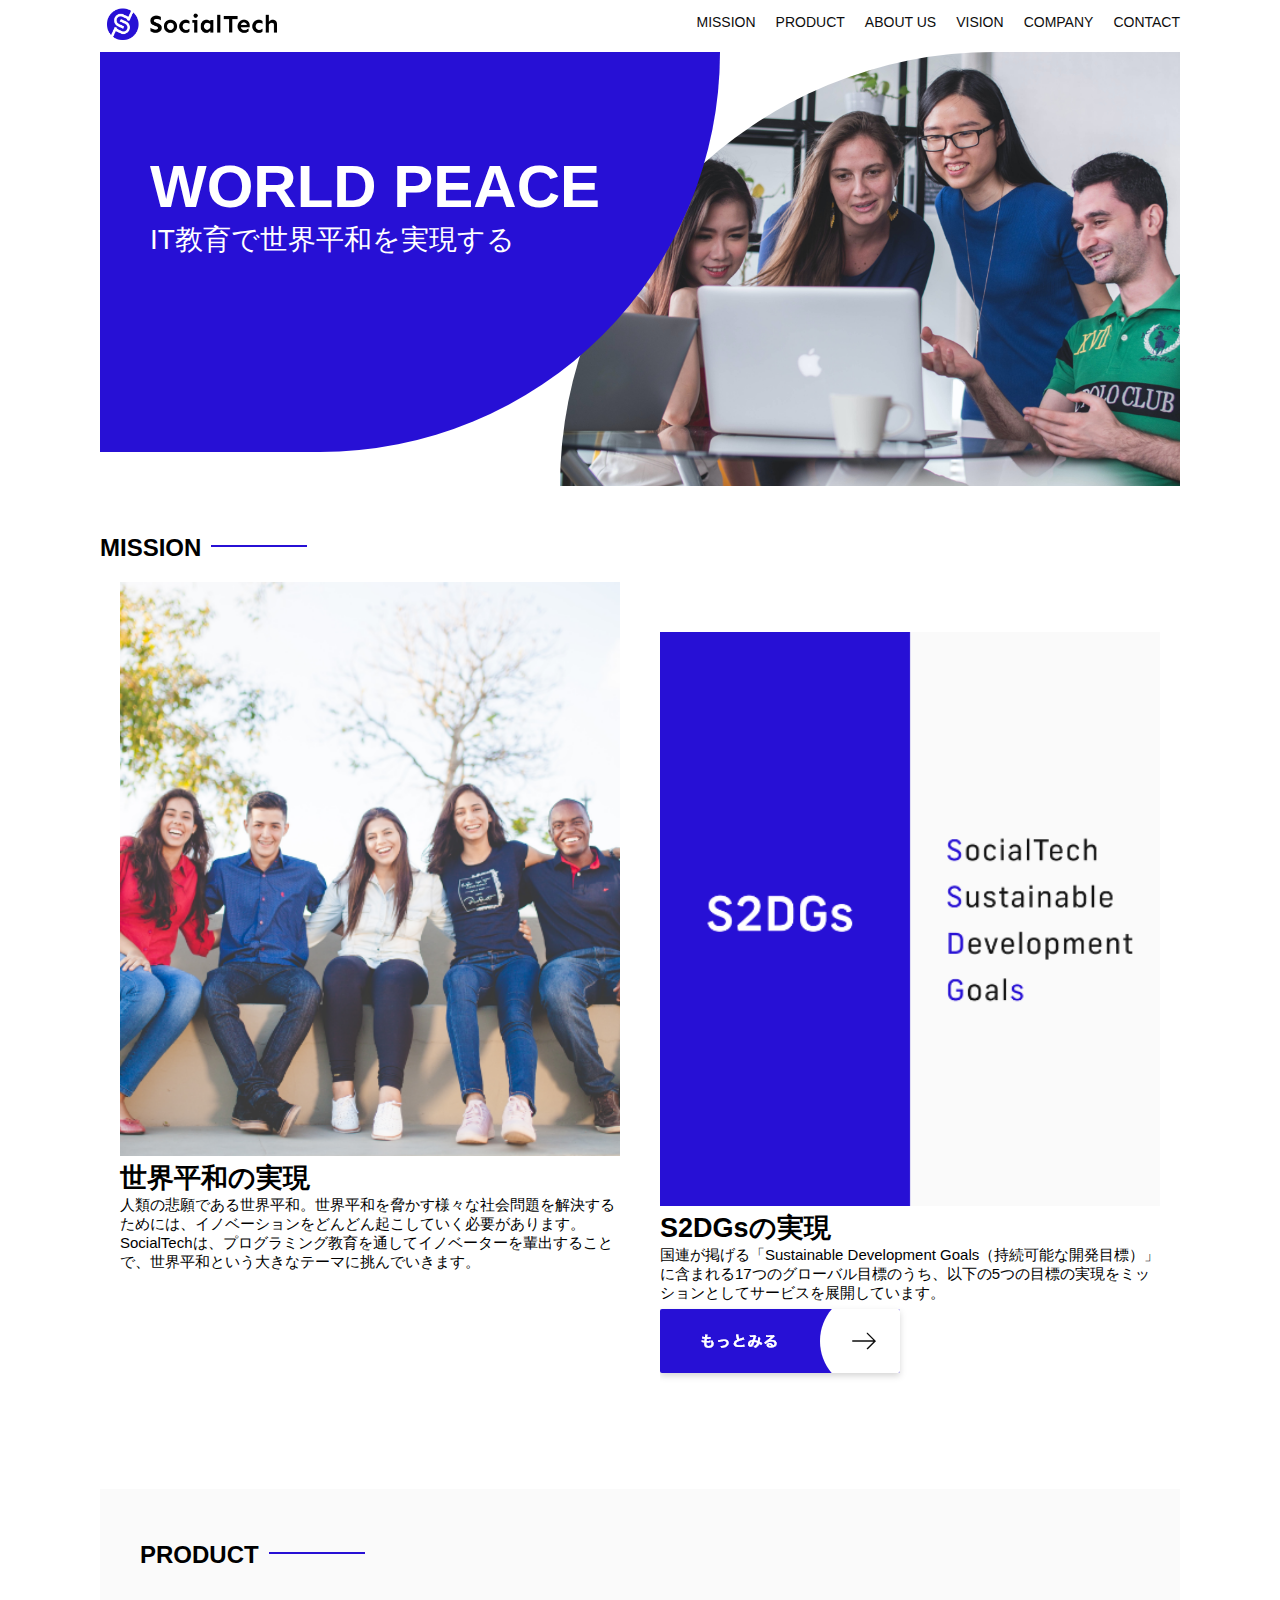
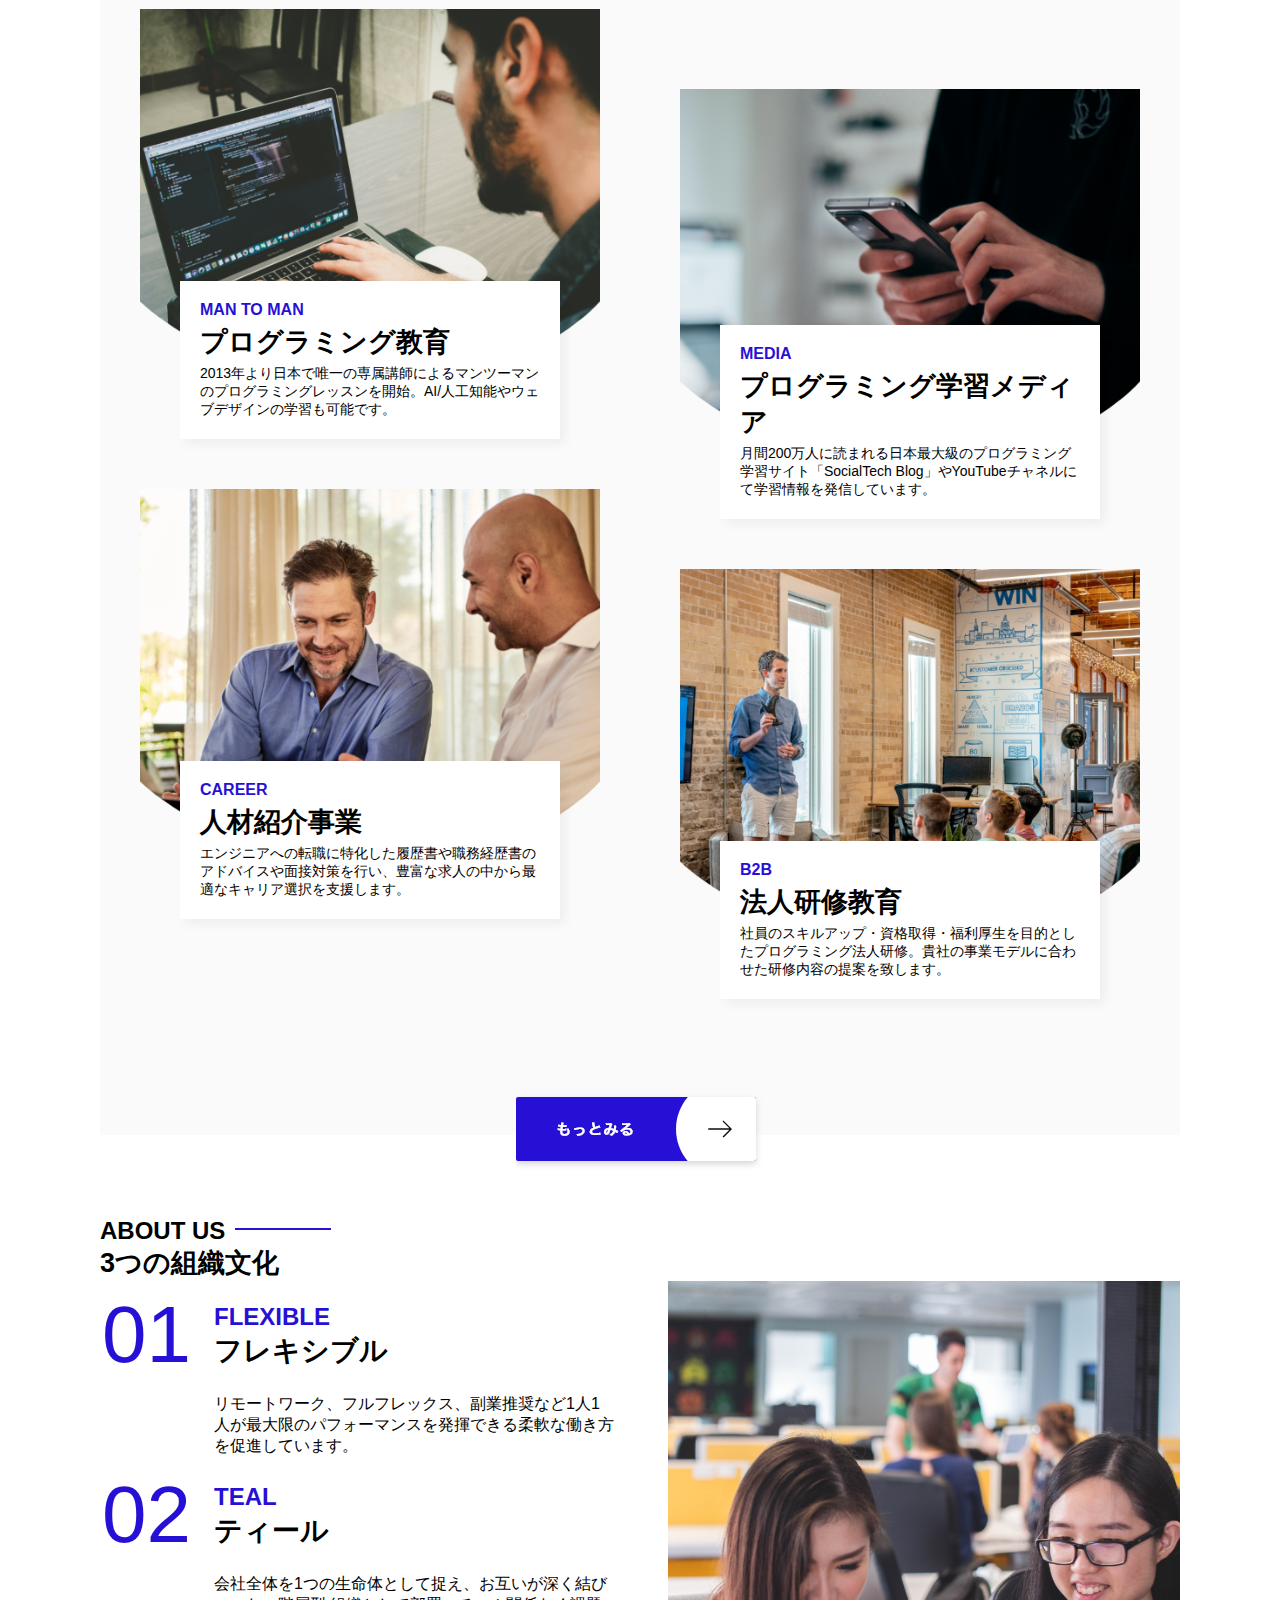
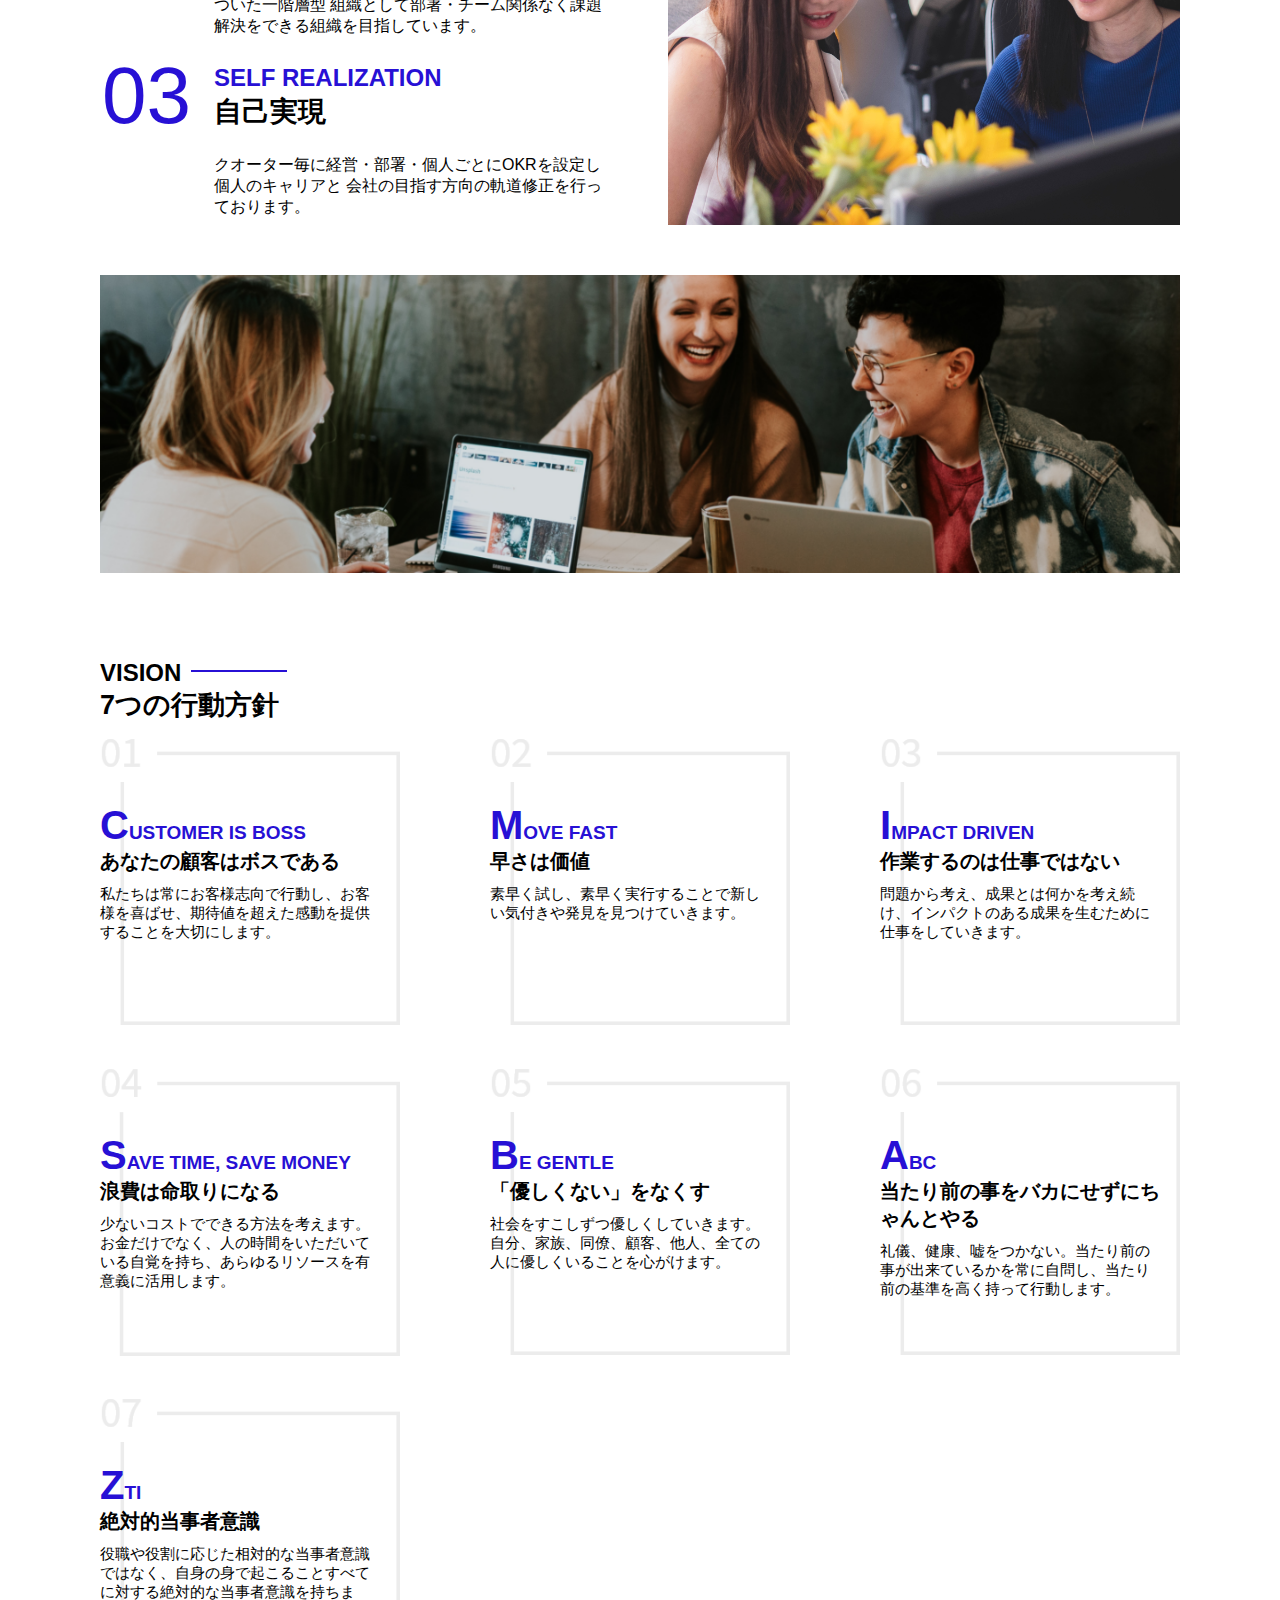
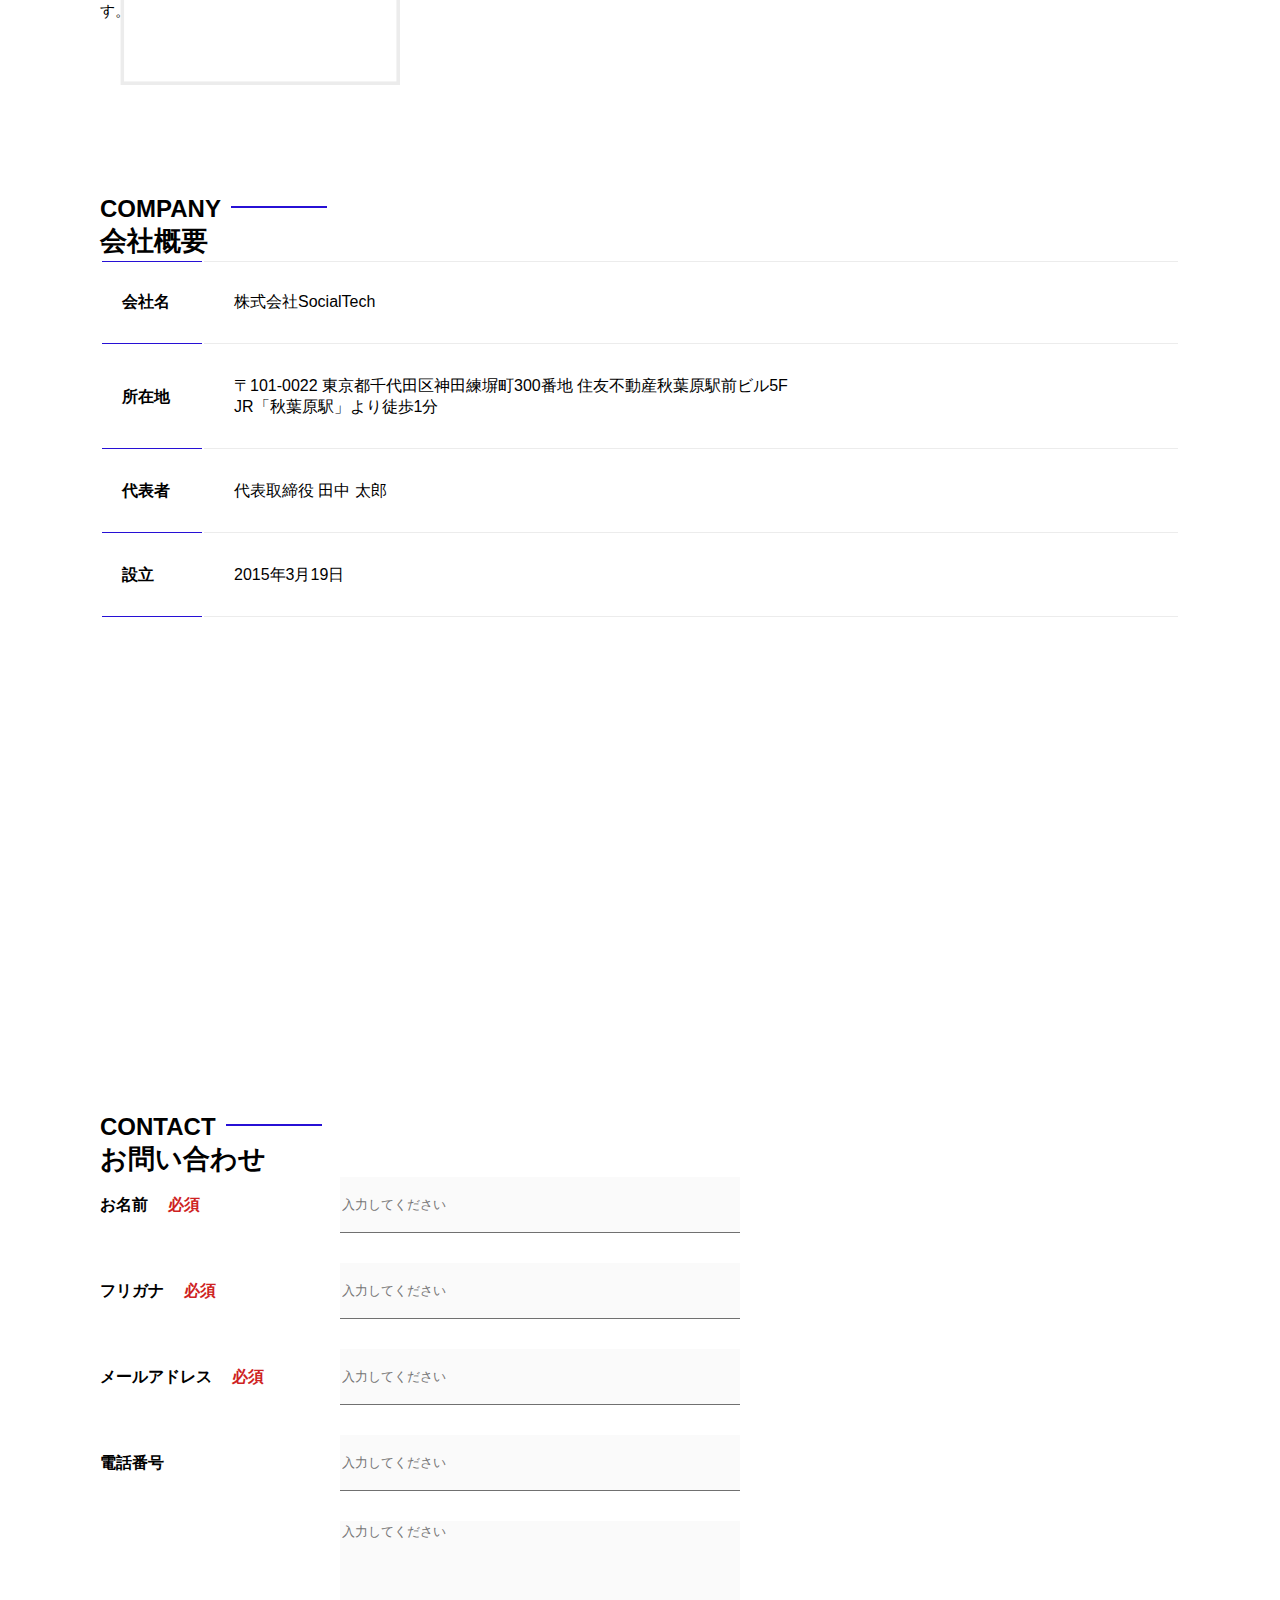
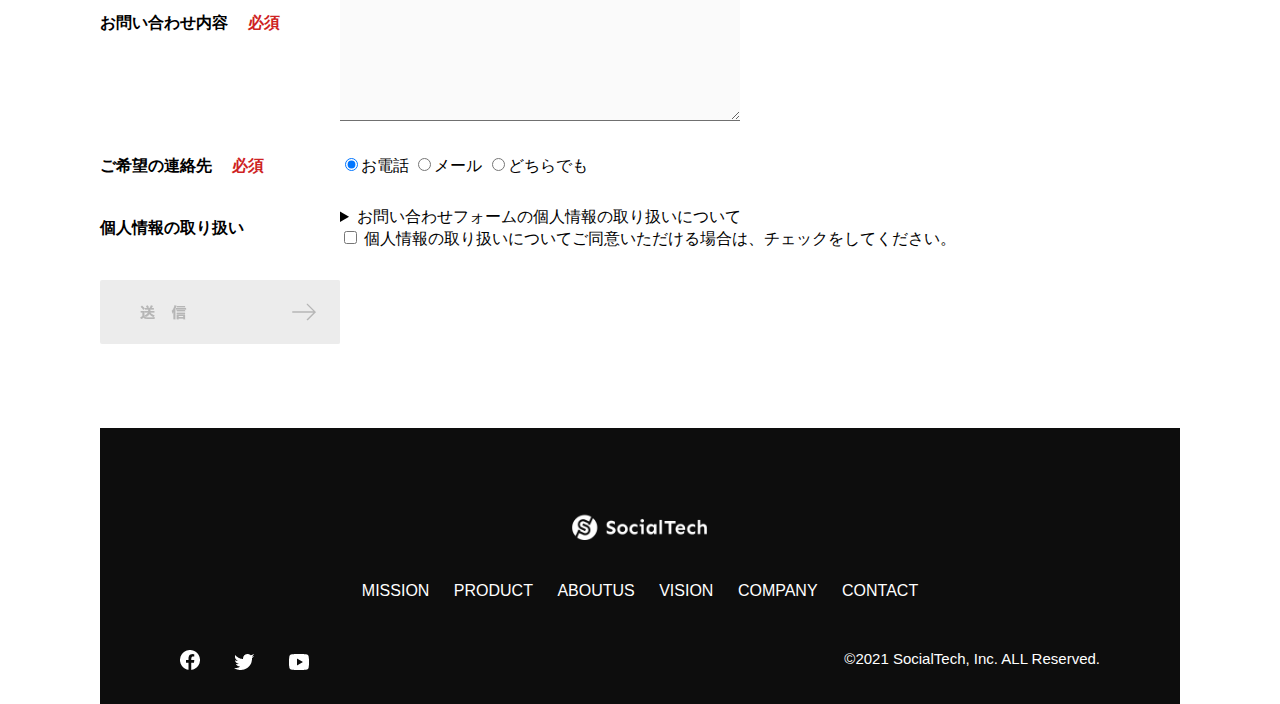
<file: index.html>
<!DOCTYPE html>
<html>
    <head>
        <title>SocialTech</title>
        <meta name="description" content="SocialTechはEdTech業界のリーディングカンパニーを目指します。">
        <meta charset="utf-8">
        <meta name="viewport" content="width=device-width" initial-scale="1.0">
        <meta name="twitter:card" content="summary">
        <meta name="twitter:site" content="@sky_wnwn">
        <meta property="og:url" content="https://mi-mylog.com/socialtech/">
        <meta property="og:title" content="SocialTech">
        <meta property="og:description" content="SocialTechはEdTech業界のリーディングカンパニーを目指します。">
        <meta property="og:image" content="https://mi-mylog.com/socialtech/images/logo.png">
        <link rel="stylesheet" href="style.css">
    </head>

    <body>
        <!-- ヘッダー -->
        <header>
            <!-- ロゴ -->
            <a href="index.html" id="logo">
                <img src="images/logo.png" alt="トップページに戻る">
            </a>
            <!-- PC用ナビゲーション -->
            <nav id="nav-pc">
                <ul>
                    <li><a href="mission.html">MISSION</a></li>
                    <li><a href="product.html">PRODUCT</a></li>
                    <li><a href="index.html#aboutus">ABOUT US</a></li>
                    <li><a href="index.html#vision">VISION</a></li>
                    <li><a href="index.html#company">COMPANY</a></li>
                    <li><a href="index.html#contact">CONTACT</a></li>
                </ul>
            </nav>
            <!-- スマートフォン用メニューボタン -->
            <button id="menu-sp" onclick="document.getElementById('nav-sp').style.display = 'block'">
                <img src="images/button-menu.png" alt="ナビゲーションリンクを開く">
            </button>
            <!-- スマートフォン用ナビゲーション -->
             <div id="nav-sp">
                <button id="close" onclick="document.getElementById('nav-sp').style.display = 'none'">
                    <img src="images/button-close.png" alt="ナビゲーションを閉じる">
                </button>

                <nav>
                    <ul>
                        <li>
                            <a id="logo-sp" href="index.html" onclick="document.getElementById('nav-sp').style.display = 'none'"><img src="images/logo-sp.png" alt="トップページに戻る"></a>
                        </li>
                        <li><a class="menu" href="mission.html" onclick="document.getElementById('nav-sp').style.display = 'none'">MISSION</a></li>
                        <li><a class="menu" href="product.html" onclick="document.getElementById('nav-sp').style.display = 'none'">PRODUCT</a></li>
                        <li><a class="menu" href="index.html#aboutus" onclick="document.getElementById('nav-sp').style.display = 'none'">ABOUTUS</a></li>
                        <li><a class="menu" href="index.html#vision" onclick="document.getElementById('nav-sp').style.display = 'none'">VISION</a></li>
                        <li><a class="menu" href="index.html#company" onclick="document.getElementById('nav-sp').style.display = 'none'">COMPANY</a></li>
                        <li><a class="menu" href="index.html#contact" onclick="document.getElementById('nav-sp').style.display = 'none'">CONTACT</a></li>
                    </ul>
                </nav>
                <div id="sns">
                    <a href="https://www.facebook.com/sejuku2013">
                        <img src="images/button-facebook.png" alt="Facebookのリンク">
                    </a>
                    <a href="https://twitter.com/samuraijuku">
                        <img src="images/button-twitter.png" alt="Twitterのリンク">
                    </a>
                    <a href="https://www.youtube.com/channel/UCCFOQO5aDK0xXam4cUQXT8g">
                        <img src="images/button-youtube.png" alt="YouTubeのリンク">
                    </a>
                </div>
             </div>
        </header>
        <main>
            <article>
                <!-- メインビジュアル -->
                 <section id="main-visual">
                    <div id="main-message">
                        <h1>WORLD PEACE</h1>
                        <p>IT教育で世界平和を実現する</p>
                    </div>
                    <img src="images/index/index-main.png" alt="PCの周りに集まる多国籍の仲間たち">
                 </section>
                 <!-- ミッション -->
                 <section id="mission">
                    <h2 class="index-h2">MISSION</h2>
                    <div id="mission-flex">
                        <div>
                            <img id="mission-photo" src="images/index/index-mission.png" alt="屋外のベンチで写真を撮影する多国籍の仲間たち">
                            <h3>世界平和の実現</h3>
                            <p>人類の悲願である世界平和。世界平和を脅かす様々な社会問題を解決するためには、イノベーションをどんどん起こしていく必要があります。SocialTechは、プログラミング教育を通してイノベーターを輩出することで、世界平和という大きなテーマに挑んでいきます。</p>
                        </div>
                        <div>
                            <img id="s2dgs" src="images/index/s2dgs.png" alt="S2DGs">
                            <h3>S2DGsの実現</h3>
                            <p>国連が掲げる「Sustainable Development Goals（持続可能な開発目標）」に含まれる17つのグローバル目標のうち、以下の5つの目標の実現をミッションとしてサービスを展開しています。</p>
                            <a href="mission.html">
                                <img src="images/button-more.png" alt="もっと見る">
                            </a>
                        </div>
                    </div>
                 </section>
                 <section id="product">
                    <h2 class="index-h2">PRODUCT</h2>
                    <div class="product-flex">
                        <div id="product-left">
                            <div>
                                <img class="product-photo" src="images/index/index-mantoman.png" alt="PCでコードを書く男性">
                                <div class="product-explain">
                                    <span>MAN TO MAN</span>
                                    <h3>プログラミング教育</h3>
                                    <p>2013年より日本で唯一の専属講師によるマンツーマンのプログラミングレッスンを開始。AI/人工知能やウェブデザインの学習も可能です。</p>
                                </div>
                            </div>
                            <div>
                                <img class="product-photo" src="images/index/index-career.png" alt="笑顔で話し合う2人の男性">
                                <div class="product-explain">
                                    <span>CAREER</span>
                                    <h3>人材紹介事業</h3>
                                    <p>エンジニアへの転職に特化した履歴書や職務経歴書のアドバイスや面接対策を行い、豊富な求人の中から最適なキャリア選択を支援します。</p>
                                </div>
                            </div>
                        </div>
                        <div id="product-right">
                            <div>
                                <img class="product-photo" src="images/index/index-media.png" alt="スマートフォンを操作する人">
                                <div class="product-explain">
                                    <span>MEDIA</span>
                                    <h3>プログラミング学習メディア</h3>
                                    <p>月間200万人に読まれる日本最大級のプログラミング学習サイト「SocialTech Blog」やYouTubeチャネルにて学習情報を発信しています。</p>
                                </div>
                            </div>
                            <div>
                                <img class="product-photo" src="images/index/index-b2b.png" alt="講演中の男性とそれを聴く人々">
                                <div class="product-explain">
                                    <span>B2B</span>
                                    <h3>法人研修教育</h3>
                                    <p>社員のスキルアップ・資格取得・福利厚生を目的としたプログラミング法人研修。貴社の事業モデルに合わせた研修内容の提案を致します。</p>
                                </div>
                            </div>    
                        </div>  
                    </div>
                    <div id="product-more">
                        <a href="product.html">
                            <img src="images/button-more.png" alt="もっと見る">
                        </a>
                    </div>
                 </section>
                 <!-- ABOUT US -->
                 <section id="aboutus">
                    <h2 class="index-h2">ABOUT US</h2>
                    <h3>3つの組織文化</h3>
                    <div>
                        <table class="culture-table">
                            <tr>
                                <td class="culture-num">01</td>
                                <th><span class="culture-en">FLEXIBLE</span><br>フレキシブル</th>
                            </tr>
                            <tr>
                                <td>
                                    <!-- 空のセル -->
                                </td>
                                <td class="culture-description">リモートワーク、フルフレックス、副業推奨など1人1人が最大限のパフォーマンスを発揮できる柔軟な働き方を促進しています。</td>
                            </tr>
                            <tr>
                                <td class="culture-num">02</td>
                                <th><span class="culture-en">TEAL</span><br>ティール</th>
                            </tr>
                            <tr>
                                <td>
                                    <!-- 空のセル -->
                                </td>
                                <td class="culture-description">会社全体を1つの生命体として捉え、お互いが深く結びついた一階層型 組織として部署・チーム関係なく課題解決をできる組織を目指しています。</td>
                            </tr>
                            <tr>
                                <td class="culture-num">03</td>
                                <th><span class="culture-en">SELF REALIZATION</span><br>自己実現</th>
                            </tr>
                            <tr>
                                <td>
                                    <!-- 空のセル -->
                                </td>
                                <td class="culture-description">クオーター毎に経営・部署・個人ごとにOKRを設定し個人のキャリアと 会社の目指す方向の軌道修正を行っております。</td>
                            </tr>
                        </table>
                        <img class="culture-img" src="images/index/index-aboutus1.png" alt="笑顔で話し合う2人の女性">
                    </div>
                    <img class="culture-img2" src="images/index/index-aboutus2.png" alt="笑顔で話し合う3人の男女">
                 </section>
                 <!-- ビジョン -->
                 <section id="vision">
                    <h2 class="index-h2">VISION</h2>
                    <h3>7つの行動方針</h3>
                    <div>
                        <div class="vision-box">
                            <img src="images/index/vision-01.png" alt="01">
                            <div>
                                <h4>CUSTOMER IS BOSS</h4>
                                <h5>あなたの顧客はボスである</h5>
                                <p>私たちは常にお客様志向で行動し、お客様を喜ばせ、期待値を超えた感動を提供することを大切にします。</p>
                            </div>
                        </div>
                        <div class="vision-box">
                            <img src="images/index/vision-02.png" alt="02">
                            <div>
                                <h4>MOVE FAST</h4>
                                <h5>早さは価値</h5>
                                <p>素早く試し、素早く実行することで新しい気付きや発見を見つけていきます。</p>
                            </div>
                        </div>
                        <div class="vision-box">
                            <img src="images/index/vision-03.png" alt="03">
                            <div>
                                <h4>IMPACT DRIVEN</h4>
                                <h5>作業するのは仕事ではない</h5>
                                <p>問題から考え、成果とは何かを考え続け、インパクトのある成果を生むために仕事をしていきます。</p>
                            </div>
                        </div>
                        <div class="vision-box">
                            <img src="images/index/vision-04.png" alt="04">
                            <div>
                                <h4>SAVE TIME, SAVE MONEY</h4>
                                <h5>浪費は命取りになる</h5>
                                <p>少ないコストでできる方法を考えます。お金だけでなく、人の時間をいただいている自覚を持ち、あらゆるリソースを有意義に活用します。</p>
                            </div>
                        </div>
                        <div class="vision-box">
                            <img src="images/index/vision-05.png" alt="05">
                            <div>
                                <h4>BE GENTLE</h4>
                                <h5>「優しくない」をなくす</h5>
                                <p>社会をすこしずつ優しくしていきます。自分、家族、同僚、顧客、他人、全ての人に優しくいることを心がけます。</p>
                            </div>
                        </div>
                        <div class="vision-box">
                            <img src="images/index/vision-06.png" alt="06">
                            <div>
                                <h4>ABC</h4>
                                <h5>当たり前の事をバカにせずにちゃんとやる</h5>
                                <p>礼儀、健康、嘘をつかない。当たり前の事が出来ているかを常に自問し、当たり前の基準を高く持って行動します。</p>
                            </div>
                        </div>
                        <div class="vision-box">
                            <img src="images/index/vision-07.png" alt="07">
                            <div>
                                <h4>ZTI</h4>
                                <h5>絶対的当事者意識</h5>
                                <p>役職や役割に応じた相対的な当事者意識ではなく、自身の身で起こることすべてに対する絶対的な当事者意識を持ちます。</p>
                            </div>
                        </div>
                    </div>
                 </section>
                 <!-- COMPANY -->
                 <section id="company">
                    <h2 class="index-h2">COMPANY</h2>
                    <h3>会社概要</h3>
                    <table id="company-table">
                        <tr>
                            <th class="tableheader tableheader-first">会社名</th>
                            <td class="cell cell-first">株式会社SocialTech</td>
                        </tr>
                        <tr>
                            <th class="tableheader">所在地</th>
                            <td class="cell">〒101-0022 東京都千代田区神田練塀町300番地 住友不動産秋葉原駅前ビル5F<br>JR「秋葉原駅」より徒歩1分</td>
                        </tr>
                        <tr>
                            <th class="tableheader">代表者</th>
                            <td class="cell">代表取締役 田中 太郎</td>
                        </tr>
                        <tr>
                            <th class="tableheader">設立</th>
                            <td class="cell">2015年3月19日</td>
                        </tr>
                    </table>
                    <iframe 
                    src="https://www.google.com/maps/embed?pb=!1m18!1m12!1m3!1d3240.0645507581066!2d139.7708788!3d35.7000291!2m3!1f0!2f0!3f0!3m2!1i1024!2i768!4f13.1!3m3!1m2!1s0x60188c1db03578bf%3A0x6de06e968b7cbbc9!2z44CSMTAxLTAwMjEg5p2x5Lqs6YO95Y2D5Luj55Sw5Yy65aSW56We55Sw77yT5LiB55uu77yR77yS4oiS77yYIOS9j-WPi-S4jeWLleeUo-eni-iRieWOn-ODk-ODqw!5e0!3m2!1sja!2sjp!4v1727064833455!5m2!1sja!2sjp" 
                    width="600" height="450" style="border:0;" allowfullscreen="" loading="lazy" referrerpolicy="no-referrer-when-downgrade">
                    </iframe>
                 </section>
                 <!-- お問い合わせフォーム -->
                 <section id="contact">
                    <h2 class="index-h2">CONTACT</h2>
                    <h3>お問い合わせ</h3>
                    <form>
                        <div>
                            <div class="contact-heading">
                                <label class="contact-label">お名前<span class="contact-span">必須</span></label>
                            </div>
                            <div>
                                <input type="text" name="name" placeholder="入力してください" class="contact-textbox">
                            </div>
                        </div>
                        <div>
                            <div class="contact-heading">
                                <label class="contact-label">フリガナ<span class="contact-span">必須</span></label>
                            </div>
                            <div>
                                <input type="text" name="hurigana" placeholder="入力してください" class="contact-textbox">
                            </div>
                        </div>
                        <div>
                            <div class="contact-heading">
                                <label class="contact-label">メールアドレス<span class="contact-span">必須</span></label>
                            </div>
                            <div>
                                <input type="text" name="email" placeholder="入力してください" class="contact-textbox">
                            </div>
                        </div>
                        <div>
                            <div class="contact-heading">
                                <label class="contact-label">電話番号</label>
                            </div>
                            <div>
                                <input type="text" name="tel" placeholder="入力してください" class="contact-textbox">
                            </div>
                        </div>
                        <div>
                            <div class="contact-heading">
                                <label class="contact-label">お問い合わせ内容<span class="contact-span">必須</span></label>
                            </div>
                            <div>
                                <textarea class="contact-textarea" placeholder="入力してください" name="massage"></textarea>
                            </div>
                        </div>
                        <div>
                            <div class="contact-heading">
                                <label class="contact-label">ご希望の連絡先<span class="contact-span">必須</span></label>
                            </div>
                            <div>
                                <input class="radionutton" type="radio" value="tel" name="contact" checked><label>お電話</label>
                                <input class="radionutton" type="radio" value="mail" name="contact"><label>メール</label>
                                <input class="radionutton" type="radio" value="both" name="contact"><label>どちらでも</label>
                            </div>
                        </div>
                        <!-- 個人情報の取り扱いについて -->
                         <div>
                            <div class="contact-heading">
                                <label class="contact-label">個人情報の取り扱い</label>
                            </div>
                            <div>
                                <details>
                                    <summary>お問い合わせフォームの個人情報の取り扱いについて</summary>
                                    <div>
                                        <dl>
                                            <dt>１．組織の名称又は氏名</dt>
                                            <dd>株式会社SocialTech</dd>
                                            <dt>２．個人情報保護管理者（若しくはその代理人）の氏名又は職名、所属及び連絡先</dt>
                                            <dd>
                                                <p>鈴木 一郎 コーポレート部</p>
                                                <p>メールアドレス：samurai@example.com</p>
                                                <p>TEL：03-1234-5678</p>
                                            </dd>
                                            <dt>３．個人情報の利用目的</dt>
                                            <dd>
                                              <ul>
                                                <li>本サービス及び本サービスに関連する情報の提供又はそれらに関する連絡のため</li>
                                                <li>ユーザーの本人確認のため</li>
                                                <li>当社サービスのご案内のため</li>
                                                <li>当社の商品等の広告または宣伝（電子メールによるものを含むものとします。）</li>
                                              </ul>
                                            </dd>
                                            <dt>４．個人情報の取り扱い業務の委託</dt>
                                            <dd>個人情報の取扱業務の全部または一部を外部に業務委託する場合があります。その際、弊社は、個人情報を適切に保護できる管理体制を敷き実行していることを条件として委託先を厳選したうえで、機密保持契約を委託先と締結し、お客様の個人情報を厳密に管理させます。</dd>
                                            <dt>５．個人情報の開示等の請求</dt>
                                            <dd>
                                              お客様は、弊社に対してご自身の個人情報の開示等（利用目的の通知、開示、内容の訂正・追加・削除、利用の停止または消去、第三者への提供の停止）に関して、当社問合わせ窓口に申し出ることができます。<br>
                                              その際、弊社はお客様ご本人を確認させていただいたうえで、合理的な期間内に対応いたします。<br>
                                              なお、個人情報に関する弊社問合わせ先は、次の通りです。
                                            </dd>
                                            <dd>
                                              <p>株式会社SocialTech　個人情報問合せ窓口</p>
                                              <p>〒150-0043　東京都千代田区神田練塀町300番地 住友不動産秋葉原駅前ビル5F</p>
                                              <p>メールアドレス：samurai@example.com　TEL：03-1234-5678</p>
                                            </dd>
                                            <dt>６．個人情報を提供されることの任意性について</dt>
                                            <dd>お客様がご自身の個人情報を弊社に提供されるか否かは、お客様のご判断によりますが、もしご提供されない場合には、適切なサービスが提供できない場合がありますので予めご了承ください。</dd>
                                        </dl>
                                    </div>
                                </details>
                                <input type="checkbox" name="agree">
                                <span>個人情報の取り扱いについてご同意いただける場合は、チェックをしてください。</span>
                            </div>
                         </div>
                         <input type="image" src="images/button-submit.png" alt="送信する">
                    </form>
                 </section>
            </article>
        </main>
        <!-- フッター -->
        <footer>
            <div id="footer-logo">
                <img src="images/logo-sp.png" alt="SocialTech">
            </div>
            <div id="footer-link">
                <a href="mission.html">MISSION</a>
                <a href="product.html">PRODUCT</a>
                <a href="index.html#aboutus">ABOUTUS</a>
                <a href="index.html#vision">VISION</a>
                <a href="index.html#company">COMPANY</a>
                <a href="index.html#contact">CONTACT</a>
            </div>
            <div id="sns-footer">
                <div class="sns-btns">
                    <a href="https://www.facebook.com/sejuku2013"><img src="images/button-facebook.png" alt="Facebookのリンク"></a>
                    <a href="https://twitter.com/samuraijuku"><img src="images/button-twitter.png" alt="Twitterのリンク"></a>
                    <a href="https://www.youtube.com/channel/UCCFOQO5aDK0xXam4cUQXT8g"><img src="images/button-youtube.png" alt="YouTubeのリンク"></a>
                </div>
                <p id="copyright">&copy;2021 SocialTech, Inc. ALL Reserved.</p>
            </div>
        </footer>
    </body>
</html>
</file>
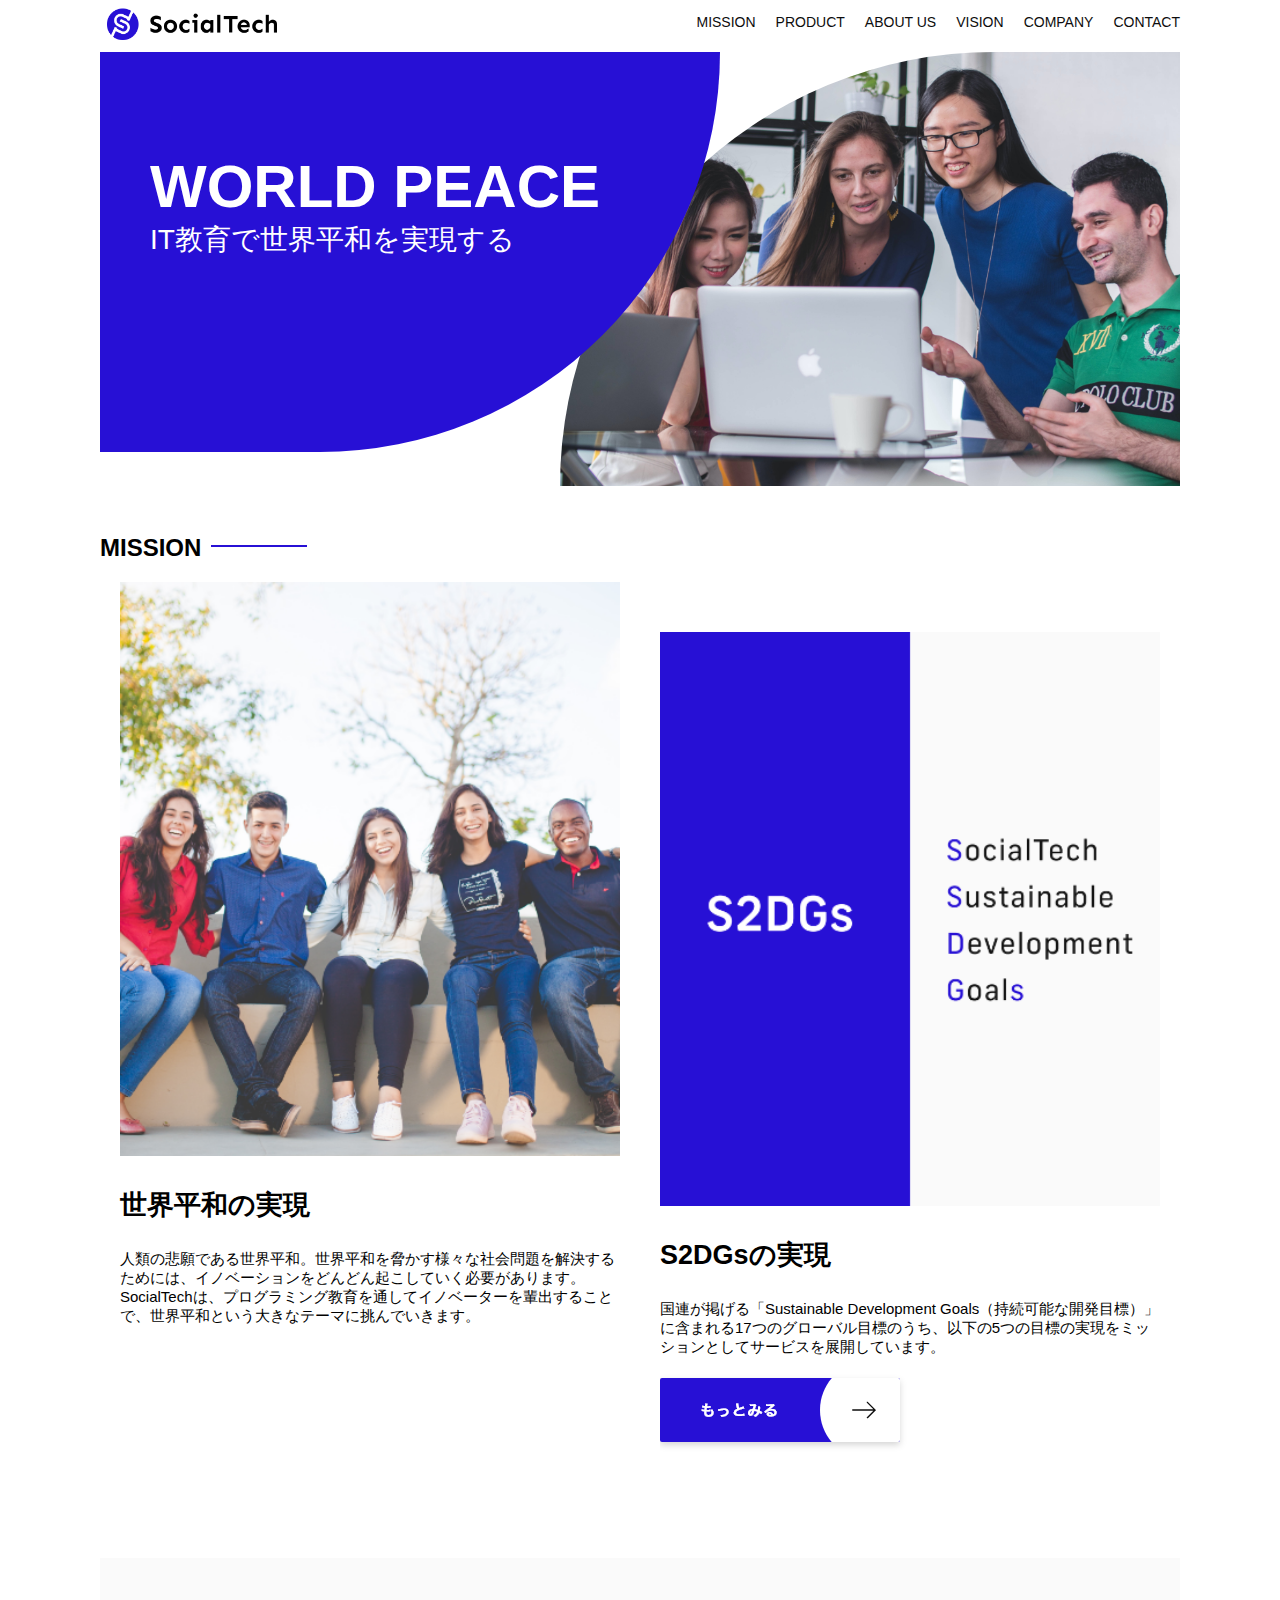
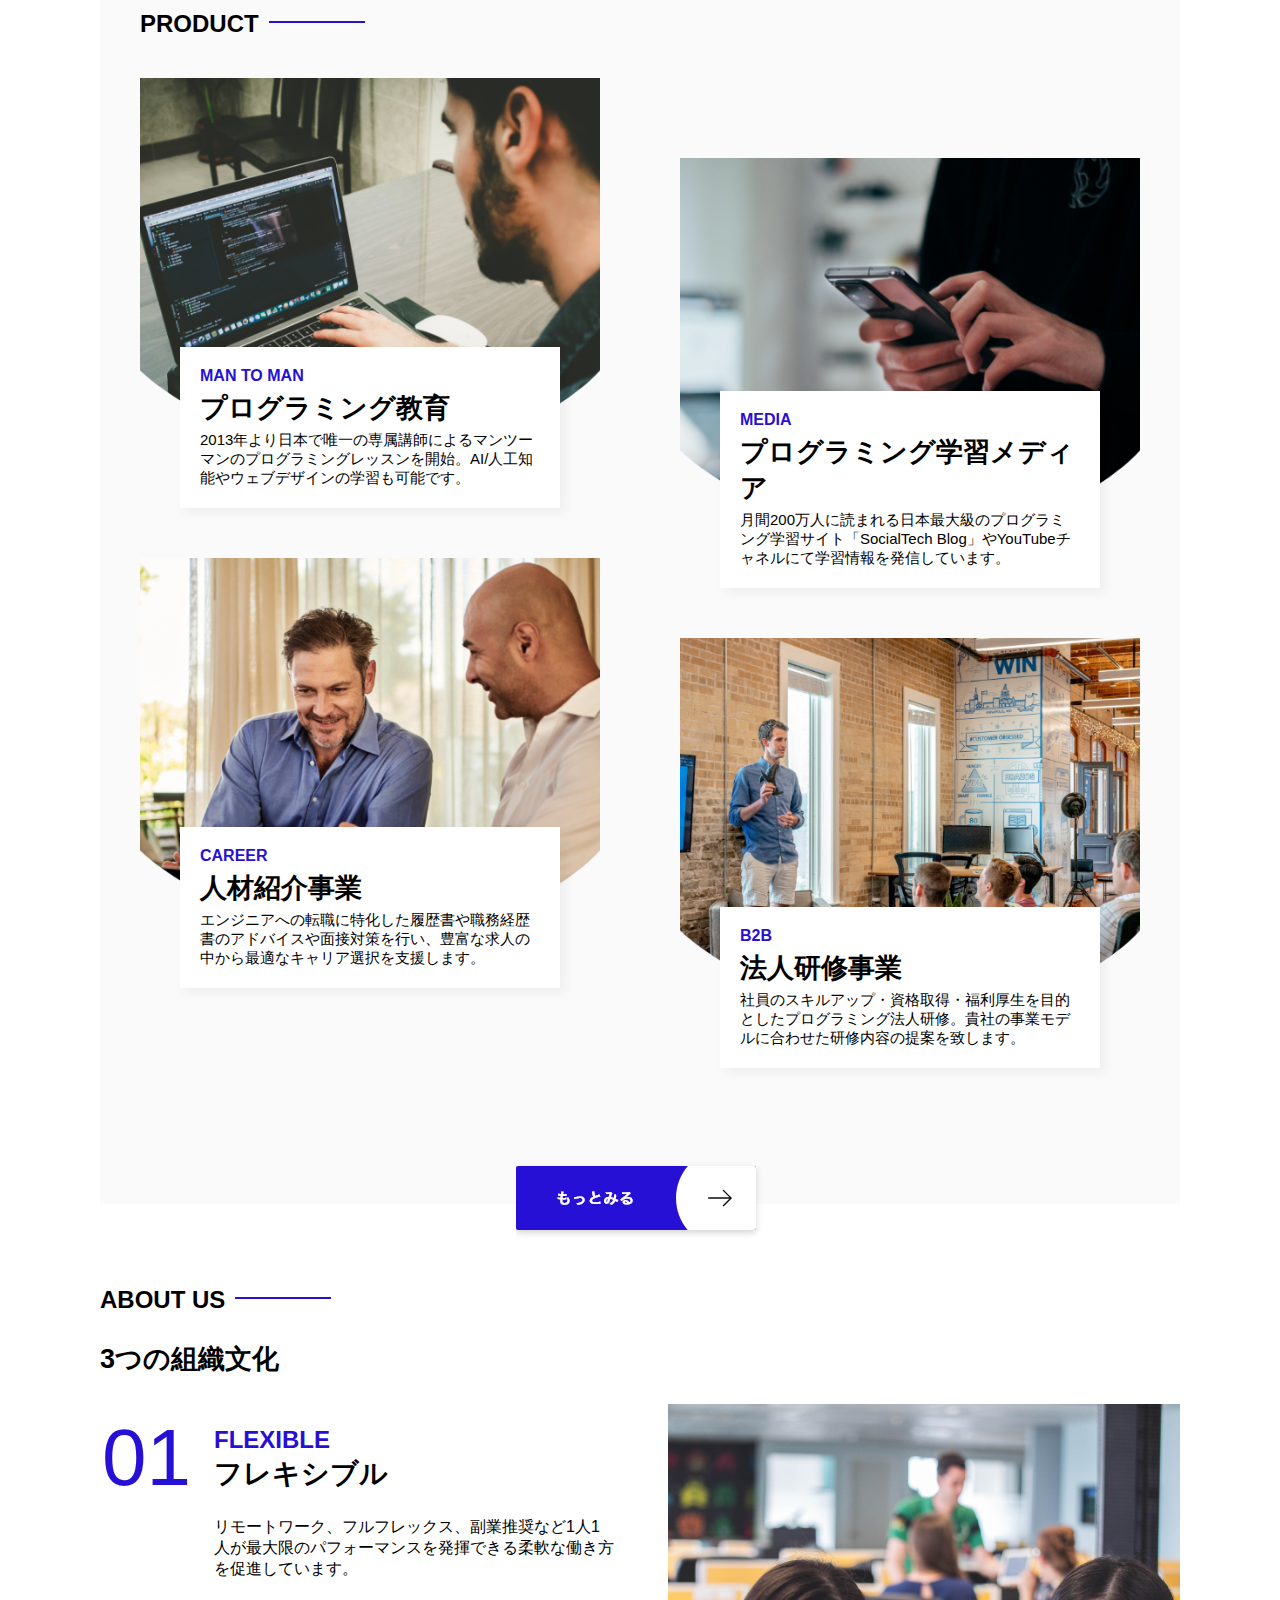
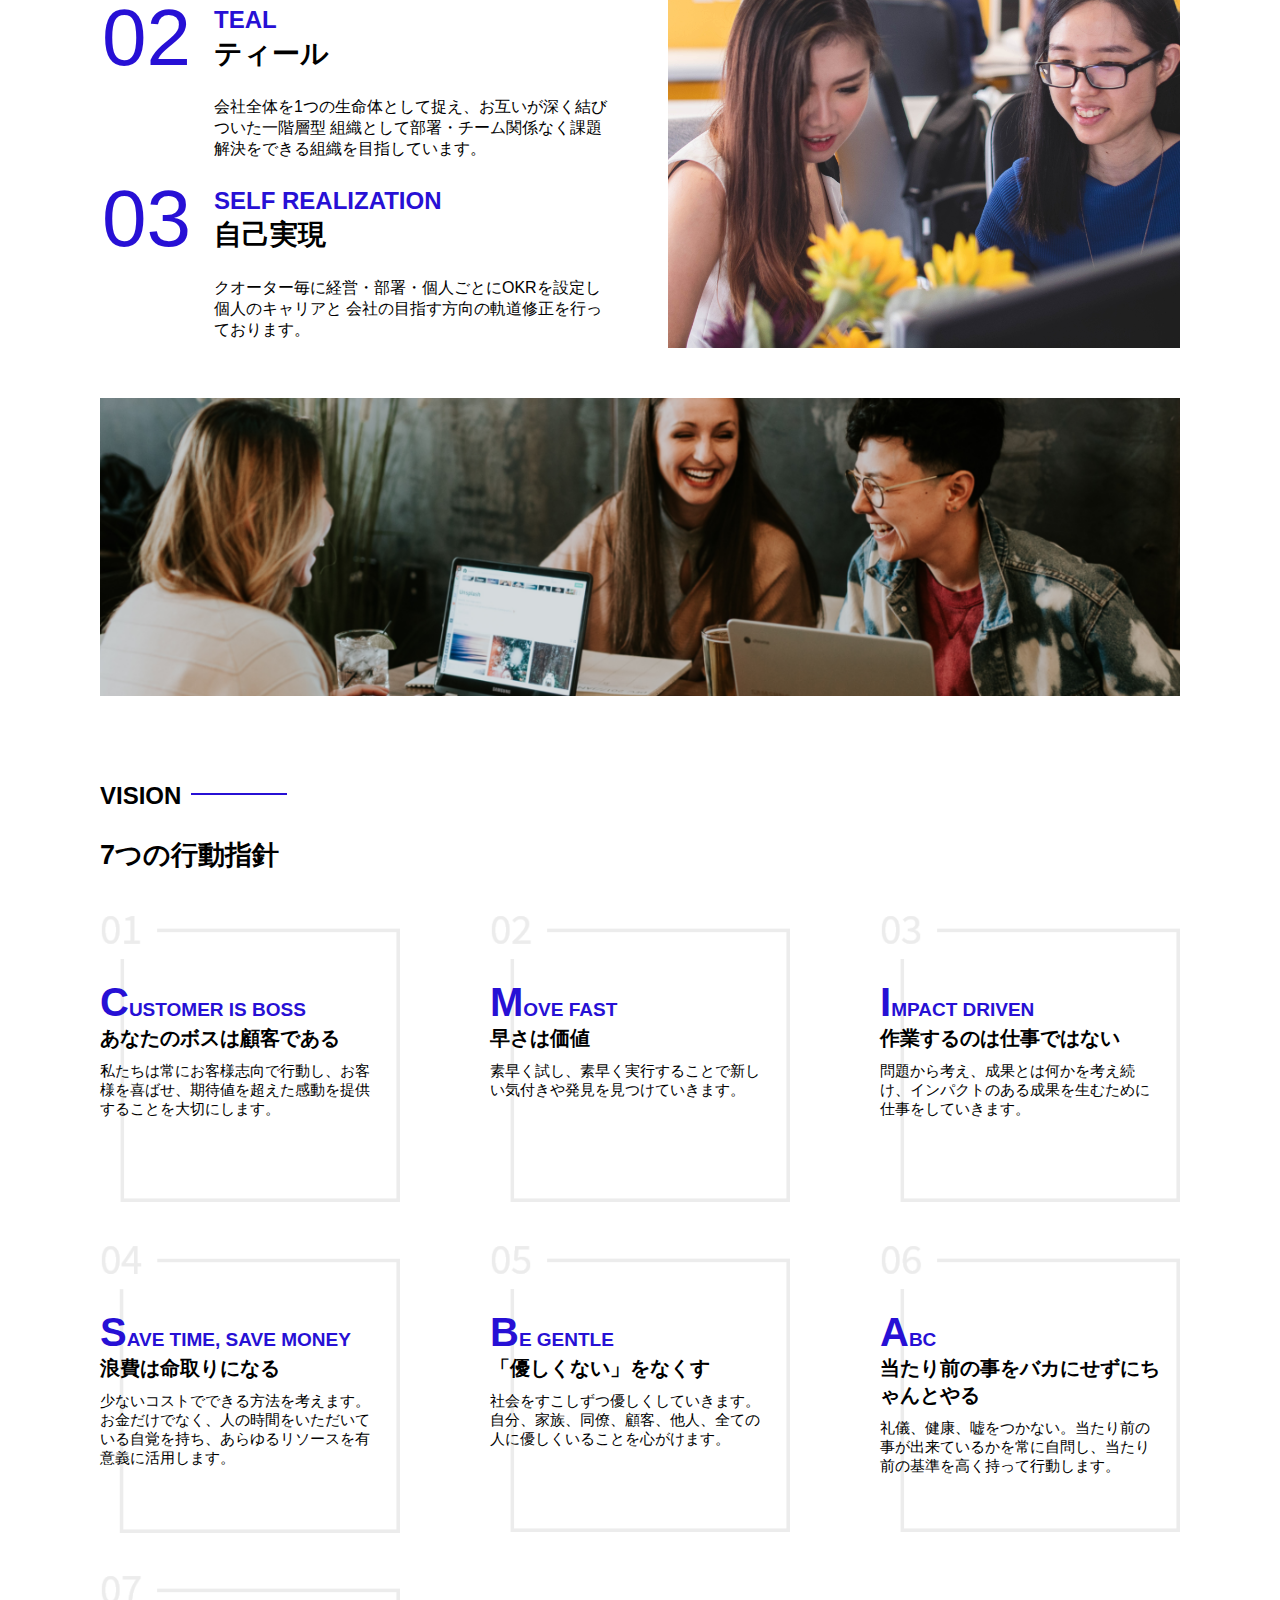
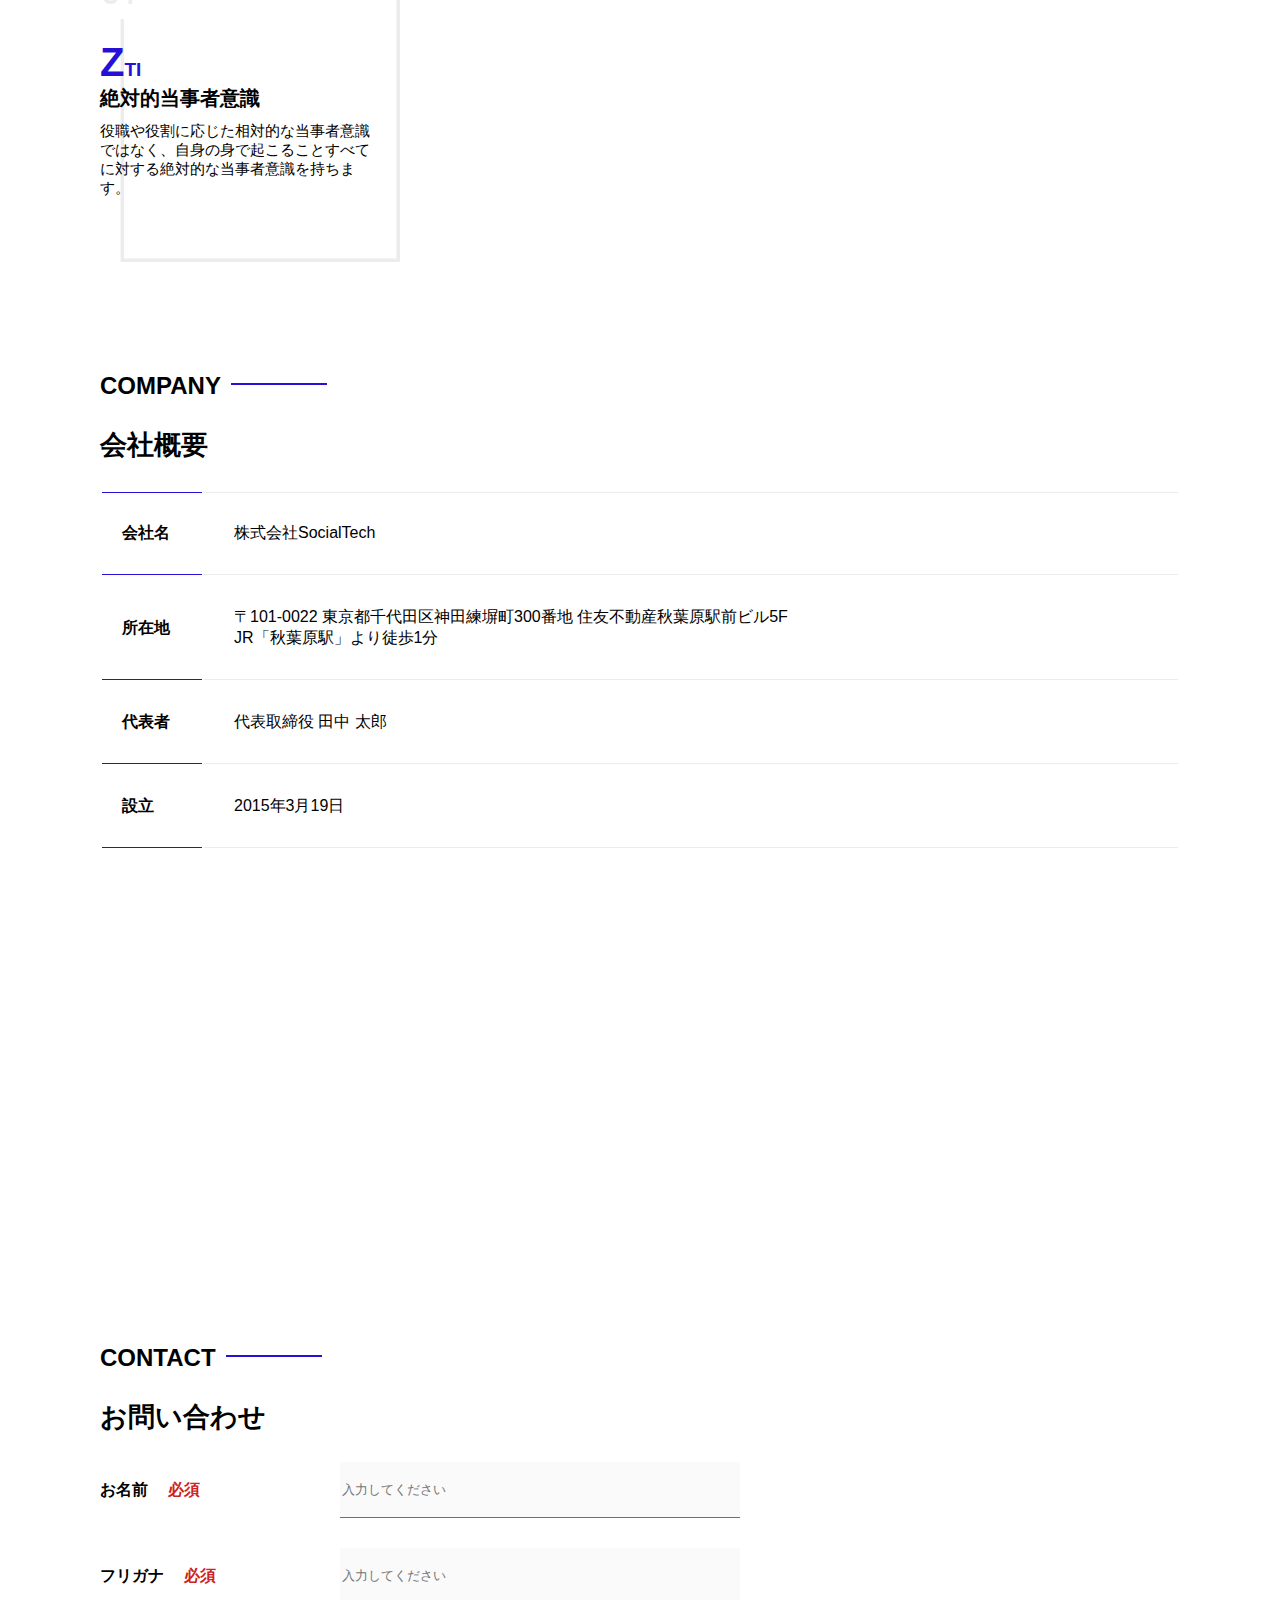
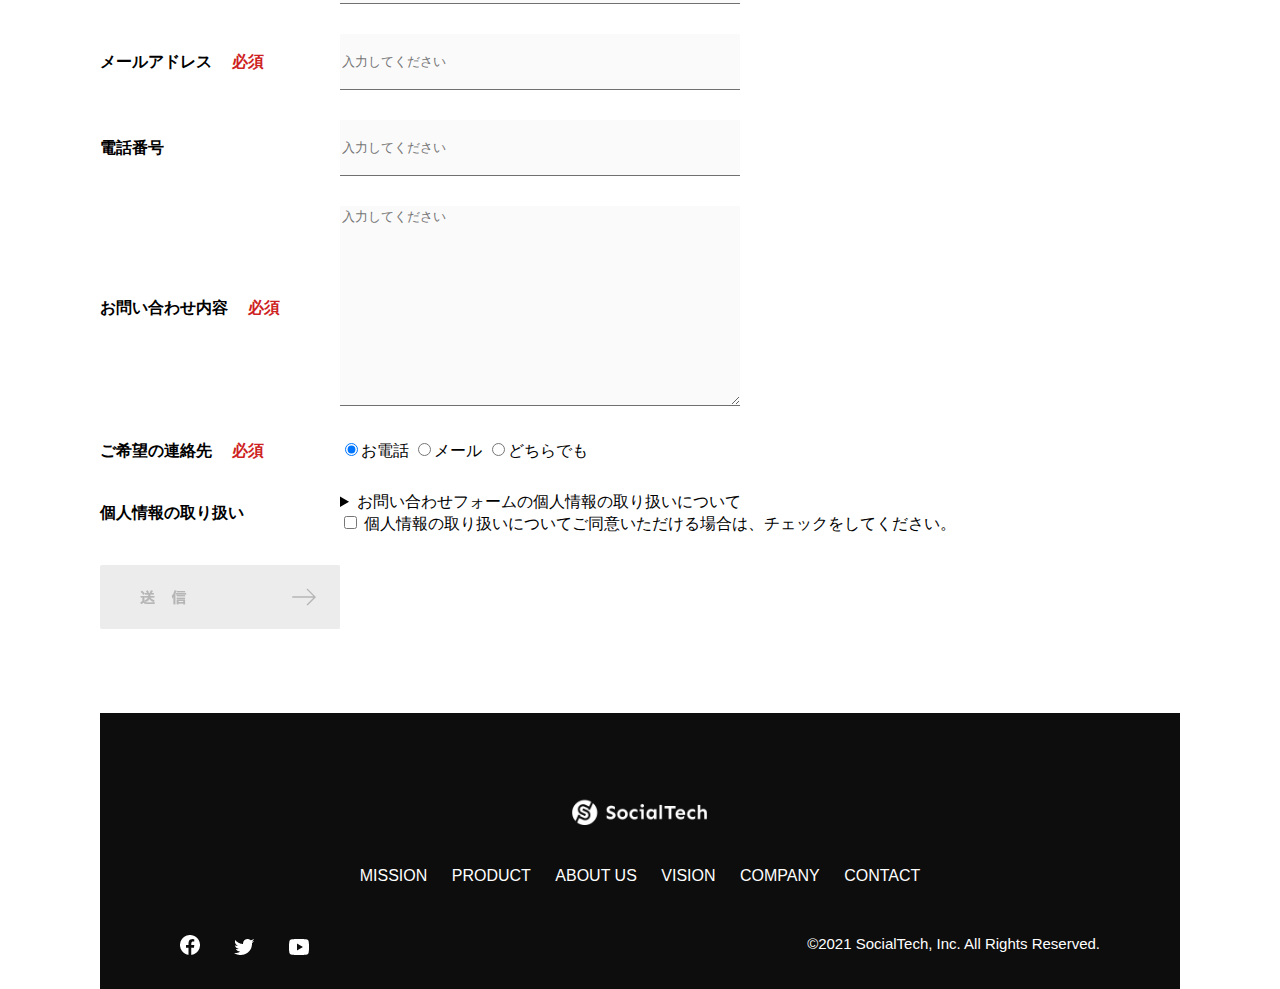
<file: 正解ソースコード/index.html>
<!DOCTYPE html>
<html>
  <head>
    <title>SocialTech</title>
    <meta charset="utf-8">
    <meta name="description" content="SocialTechはEdTech業界のリーディングカンパニーを目指します。">
    <meta name="viewport" content="width=device-width, initial-scale=1.0">
    <link rel="stylesheet" href="style.css">
  </head>

  <body>
    <!-- ヘッダー -->
    <header>
      <!-- ロゴ -->
      <a href="index.html" id="logo">
        <img src="images/logo.png" alt="トップページに戻る">
      </a>

      <!-- PC用ナビゲーション -->
      <nav id="nav-pc">
        <ul>
          <li><a href="mission.html">MISSION</a></li>
          <li><a href="product.html">PRODUCT</a></li>
          <li><a href="index.html#aboutus">ABOUT US</a></li>
          <li><a href="index.html#vision">VISION</a></li>
          <li><a href="index.html#company">COMPANY</a></li>
          <li><a href="index.html#contact">CONTACT</a></li>
        </ul>
      </nav>

      <!-- スマホ用メニューボタン -->
      <button id="menu-sp" onclick="document.getElementById('nav-sp').style.display = 'block'">
        <img src="images/button-menu.png" alt="ナビゲーションを開く">
      </button>

      <!-- スマホ用ナビゲーション -->
      <div id="nav-sp">
        <button id="close" onclick="document.getElementById('nav-sp').style.display = 'none'">
          <img src="images/button-close.png" alt="ナビゲーションを閉じる">
        </button>

        <nav>
          <ul>
            <li>
              <a id="logo-sp" href="index.html" onclick="document.getElementById('nav-sp').style.display = 'none'"><img src="images/logo-sp.png" alt="トップページに戻る"></a>
            </li>
            <li><a class="menu" href="mission.html" onclick="document.getElementById('nav-sp').style.display = 'none'">MISSION</a></li>
            <li><a class="menu" href="product.html" onclick="document.getElementById('nav-sp').style.display = 'none'">PRODUCT</a></li>
            <li><a class="menu" href="index.html#aboutus" onclick="document.getElementById('nav-sp').style.display = 'none'">ABOUT US</a></li>
            <li><a class="menu" href="index.html#vision" onclick="document.getElementById('nav-sp').style.display = 'none'">VISION</a></li>
            <li><a class="menu" href="index.html#company" onclick="document.getElementById('nav-sp').style.display = 'none'">COMPANY</a></li>
            <li><a class="menu" href="index.html#contact" onclick="document.getElementById('nav-sp').style.display = 'none'">CONTACT</a></li>
          </ul>
        </nav>
        <div id="sns">
          <a href="https://www.facebook.com/sejuku2013">
            <img src="images/button-facebook.png" alt="Facebookのリンク">
          </a>
          <a href="https://twitter.com/samuraijuku">
            <img src="images/button-twitter.png" alt="Twitterのリンク">
          </a>
          <a href="https://www.youtube.com/channel/UCCFOQO5aDK0xXam4cUQXT8g">
            <img src="images/button-youtube.png" alt="YouTubeのリンク">
          </a>
        </div>
      </div>
    </header>

    <main>
      <article>
        <!-- メインビジュアル -->
        <section id="main-visual">
          <div id="main-message">
            <h1>WORLD PEACE</h1>
            <p>IT教育で世界平和を実現する</p>
          </div>
          <img src="images/index/index-main.png" alt="PCの周りに集まる多国籍の仲間たち">
        </section>

        <!-- ミッション -->
        <section id="mission">
          <h2 class="index-h2">MISSION</h2>
          <div id="mission-flex">
            <div>
              <img id="mission-photo" src="images/index/index-mission.png" alt="屋外のベンチで写真を撮影する多国籍の仲間たち">
              <h3>世界平和の実現</h3>
              <p>人類の悲願である世界平和。世界平和を脅かす様々な社会問題を解決するためには、イノベーションをどんどん起こしていく必要があります。SocialTechは、プログラミング教育を通してイノベーターを輩出することで、世界平和という大きなテーマに挑んでいきます。</p>
            </div>
            <div>
              <img id="s2dgs" src="images/index/s2dgs.png" alt="S2DGs">
              <h3>S2DGsの実現</h3>
              <p>国連が掲げる「Sustainable Development Goals（持続可能な開発目標）」に含まれる17つのグローバル目標のうち、以下の5つの目標の実現をミッションとしてサービスを展開しています。</p>
              <a href="mission.html">
                <img src="images/button-more.png" alt="もっとみる">
              </a>
            </div>
          </div>
        </section>

        <!-- プロダクト -->
        <section id="product">
          <h2 class="index-h2">PRODUCT</h2>
          <div class="product-flex">
            <div id="product-left">
              <div>
                <img class="product-photo" src="images/index/index-mantoman.png" alt="PCでコードを書く男性">
                <div class="product-explain">
                  <span>MAN TO MAN</span>
                  <h3>プログラミング教育</h3>
                  <p>2013年より日本で唯一の専属講師によるマンツーマンのプログラミングレッスンを開始。AI/人工知能やウェブデザインの学習も可能です。</p>
                </div>
              </div>
              <div>
                <img class="product-photo" src="images/index/index-career.png" alt="笑顔で話し合う2人の男性">
                <div class="product-explain">
                  <span>CAREER</span>
                  <h3>人材紹介事業</h3>
                  <p>エンジニアへの転職に特化した履歴書や職務経歴書のアドバイスや面接対策を行い、豊富な求人の中から最適なキャリア選択を支援します。</p>
                </div>
              </div>
            </div>
            <div id="product-right">
              <div>
                <img class="product-photo" src="images/index/index-media.png" alt="スマートフォンを操作する人">
                <div class="product-explain">
                  <span>MEDIA</span>
                  <h3>プログラミング学習メディア</h3>
                  <p>月間200万人に読まれる日本最大級のプログラミング学習サイト「SocialTech Blog」やYouTubeチャネルにて学習情報を発信しています。</p>
                </div>
              </div>
              <div>
                <img class="product-photo" src="images/index/index-b2b.png" alt="講演中の男性とそれを聴く人々">
                <div class="product-explain">
                  <span>B2B</span>
                  <h3>法人研修事業</h3>
                  <p>社員のスキルアップ・資格取得・福利厚生を目的としたプログラミング法人研修。貴社の事業モデルに合わせた研修内容の提案を致します。</p>
                </div>
              </div>
            </div>
          </div>
          <div id="product-more">
            <a href="product.html">
              <img src="images/button-more.png" alt="もっとみる">
            </a>
          </div>
        </section>

        <!-- ABOUT US -->
        <section id="aboutus">
          <h2 class="index-h2">ABOUT US</h2>
          <h3>3つの組織文化</h3>
          <div>
            <table class="culture-table">
              <tr>
                <td class="culture-num">01</td>
                <th><span class="culture-en">FLEXIBLE</span><br>フレキシブル</th>
              </tr>
              <tr>
                <td>
                  <!--空のセル-->
                </td>
                <td class="culture-description">リモートワーク、フルフレックス、副業推奨など1人1人が最大限のパフォーマンスを発揮できる柔軟な働き方を促進しています。</td>
              </tr>
              <tr>
                <td class="culture-num">02</td>
                <th><span class="culture-en">TEAL</span><br>ティール</th>
              </tr>
              <tr>
                <td>
                  <!--空のセル-->
                </td>
                <td class="culture-description">会社全体を1つの生命体として捉え、お互いが深く結びついた一階層型 組織として部署・チーム関係なく課題解決をできる組織を目指しています。</td>
              </tr>
              <tr>
                <td class="culture-num">03</td>
                <th><span class="culture-en">SELF REALIZATION</span><br>自己実現</th>
              </tr>
              <tr>
                <td>
                  <!--空のセル-->
                </td>
                <td class="culture-description">クオーター毎に経営・部署・個人ごとにOKRを設定し個人のキャリアと 会社の目指す方向の軌道修正を行っております。</td>
              </tr>
            </table>
            <img class="culture-img" src="images/index/index-aboutus1.png" alt="笑顔で話し合う2人の女性">
          </div>
          <img class="culture-img2" src="images/index/index-aboutus2.png" alt="笑顔で話し合う3人の男女">
        </section>

        <!-- VISION -->
        <section id="vision">
          <h2 class="index-h2">VISION</h2>
          <h3>7つの行動指針</h3>
          <div>
            <div class="vision-box">
              <img src="images/index/vision-01.png" alt="01">
              <div>
                <h4>CUSTOMER IS BOSS</h4>
                <h5>あなたのボスは顧客である</h5>
                <p>私たちは常にお客様志向で行動し、お客様を喜ばせ、期待値を超えた感動を提供することを大切にします。</p>
              </div>
            </div>
            <div class="vision-box">
              <img src="images/index/vision-02.png" alt="02">
              <div>
                <h4>MOVE FAST</h4>
                <h5>早さは価値</h5>
                <p>素早く試し、素早く実行することで新しい気付きや発見を見つけていきます。</p>
              </div>
            </div>
            <div class="vision-box">
              <img src="images/index/vision-03.png" alt="03">
              <div>
                <h4>IMPACT DRIVEN</h4>
                <h5>作業するのは仕事ではない</h5>
                <p>問題から考え、成果とは何かを考え続け、インパクトのある成果を生むために仕事をしていきます。</p>
              </div>
            </div>
            <div class="vision-box">
              <img src="images/index//vision-04.png" alt="04">
              <div>
                <h4>SAVE TIME, SAVE MONEY</h4>
                <h5>浪費は命取りになる</h5>
                <p>少ないコストでできる方法を考えます。お金だけでなく、人の時間をいただいている自覚を持ち、あらゆるリソースを有意義に活用します。</p>
              </div>
            </div>
            <div class="vision-box">
              <img src="images/index/vision-05.png" alt="05">
              <div>
                <h4>BE GENTLE</h4>
                <h5>「優しくない」をなくす</h5>
                <p>社会をすこしずつ優しくしていきます。自分、家族、同僚、顧客、他人、全ての人に優しくいることを心がけます。</p>
              </div>
            </div>
            <div class="vision-box">
              <img src="images/index/vision-06.png" alt="06">
              <div>
                <h4>ABC</h4>
                <h5>当たり前の事をバカにせずにちゃんとやる</h5>
                <p>礼儀、健康、嘘をつかない。当たり前の事が出来ているかを常に自問し、当たり前の基準を高く持って行動します。</p>
              </div>
            </div>
            <div class="vision-box">
              <img src="images/index/vision-07.png" alt="07">
              <div>
                <h4>ZTI</h4>
                <h5>絶対的当事者意識</h5>
                <p>役職や役割に応じた相対的な当事者意識ではなく、自身の身で起こることすべてに対する絶対的な当事者意識を持ちます。</p>
              </div>
            </div>
          </div>
        </section>

        <!-- COMPANY -->
        <section id="company">
          <h2 class="index-h2">COMPANY</h2>
          <h3>会社概要</h3>
          <table id="company-table">
            <tr>
              <th class="tableheader tableheader-first">会社名</th>
              <td class="cell cell-first">株式会社SocialTech</td>
            </tr>
            <tr>
              <th class="tableheader">所在地</th>
              <td class="cell">〒101-0022 東京都千代田区神田練塀町300番地 住友不動産秋葉原駅前ビル5F<br>JR「秋葉原駅」より徒歩1分</td>
            </tr>
            <tr>
              <th class="tableheader">代表者</th>
              <td class="cell">代表取締役 田中 太郎</td>
            </tr>
            <tr>
              <th class="tableheader">設立</th>
              <td class="cell">2015年3月19日</td>
            </tr>
          </table>
          <iframe src="https://www.google.com/maps/embed?pb=!1m18!1m12!1m3!1d3240.0688551336807!2d139.7720776771055!3d35.69992317258124!2m3!1f0!2f0!3f0!3m2!1i1024!2i768!4f13.1!3m3!1m2!1s0x60188fee13660e23%3A0x77137876edf742ac!2z5L2P5Y-L5LiN5YuV55Sj56eL6JGJ5Y6f6aeF5YmN44OT44Or!5e0!3m2!1sja!2sjp!4v1704858013291!5m2!1sja!2sjp" style="border: 0" allowfullscreen="" loading="lazy"></iframe>
        </section>

        <!-- お問い合わせフォーム -->
        <section id="contact">
          <h2 class="index-h2">CONTACT</h2>
          <h3>お問い合わせ</h3>
          <form>
            <div>
              <div class="contact-heading">
                <label class="contact-label">お名前<span class="contact-span">必須</span></label>
              </div>
              <div>
                <input type="text" name="name" placeholder="入力してください" class="contact-textbox">
              </div>
            </div>
            <div>
              <div class="contact-heading">
                <label class="contact-label">フリガナ<span class="contact-span">必須</span></label>
              </div>
              <div>
                <input type="text" name="hurigana" placeholder="入力してください" class="contact-textbox">
              </div>
            </div>
            <div>
              <div class="contact-heading">
                <label class="contact-label">メールアドレス<span class="contact-span">必須</span></label>
              </div>
              <div>
                <input type="text" name="email" placeholder="入力してください" class="contact-textbox">
              </div>
            </div>
            <div>
              <div class="contact-heading">
                <label class="contact-label">電話番号</label>
              </div>
              <div>
                <input type="text" name="tel" placeholder="入力してください" class="contact-textbox">
              </div>
            </div>
            <div>
              <div class="contact-heading">
                <label class="contact-label">お問い合わせ内容<span class="contact-span">必須</span></label>
              </div>
              <div>
                <textarea class="contact-textarea" placeholder="入力してください" name="message"></textarea>
              </div>
            </div>
            <div>
              <div class="contact-heading">
                <label class="contact-label">ご希望の連絡先<span class="contact-span">必須</span></label>
              </div>
              <div><input class="radiobutton" type="radio" value="tel" name="contact" checked><label>お電話</label> <input class="radiobutton" type="radio" value="mail" name="contact"><label>メール</label> <input class="radiobutton" type="radio" value="both" name="contact"><label>どちらでも</label></div>
            </div>
            <div>
              <div class="contact-heading">
                <label class="contact-label">個人情報の取り扱い</label>
              </div>
              <div>
                <details>
                  <summary>お問い合わせフォームの個人情報の取り扱いについて</summary>
                  <div>
                    <dl>
                      <dt>１．組織の名称又は氏名</dt>
                      <dd>株式会社SocialTech</dd>
                      <dt>２．個人情報保護管理者（若しくはその代理人）の氏名又は職名、所属及び連絡先</dt>
                      <dd>
                        <p>鈴木 一郎 コーポレート部</p>
                        <p>メールアドレス：samurai@example.com</p>
                        <p>TEL：03-1234-5678</p>
                      </dd>
                      <dt>３．個人情報の利用目的</dt>
                      <dd>
                        <ul>
                          <li>・本サービス及び本サービスに関連する情報の提供又はそれらに関する連絡のため</li>
                          <li>・ユーザーの本人確認のため</li>
                          <li>・当社サービスのご案内のため</li>
                          <li>・当社の商品等の広告または宣伝（電子メールによるものを含むものとします。）</li>
                        </ul>
                      </dd>
                      <dt>４．個人情報の取り扱い業務の委託</dt>
                      <dd>個人情報の取扱業務の全部または一部を外部に業務委託する場合があります。その際、弊社は、個人情報を適切に保護できる管理体制を敷き実行していることを条件として委託先を厳選したうえで、機密保持契約を委託先と締結し、お客様の個人情報を厳密に管理させます。</dd>
                      <dt>５．個人情報の開示等の請求</dt>
                      <dd>
                        お客様は、弊社に対してご自身の個人情報の開示等（利用目的の通知、開示、内容の訂正・追加・削除、利用の停止または消去、第三者への提供の停止）に関して、当社問合わせ窓口に申し出ることができます。<br>
                        その際、弊社はお客様ご本人を確認させていただいたうえで、合理的な期間内に対応いたします。<br>
                        なお、個人情報に関する弊社問合わせ先は、次の通りです。
                      </dd>
                      <dd>
                        <p>株式会社SocialTech　個人情報問合せ窓口</p>
                        <p>〒150-0043　東京都千代田区神田練塀町300番地 住友不動産秋葉原駅前ビル5F</p>
                        <p>メールアドレス：samurai@example.com　TEL：03-1234-5678</p>
                      </dd>

                      <dt>６．個人情報を提供されることの任意性について</dt>
                      <dd>お客様がご自身の個人情報を弊社に提供されるか否かは、お客様のご判断によりますが、もしご提供されない場合には、適切なサービスが提供できない場合がありますので予めご了承ください。</dd>
                    </dl>
                  </div>
                </details>
                <input type="checkbox" name="agree">
                <span>個人情報の取り扱いについてご同意いただける場合は、チェックをしてください。</span>
              </div>
            </div>
            <input type="image" src="images/button-submit.png" alt="送信する">
          </form>
        </section>
      </article>
    </main>

    <footer>
      <div id="footer-logo">
        <img src="images/logo-sp.png" alt="SocialTech">
      </div>
      <div id="footer-link">
        <a href="mission.html">MISSION</a>
        <a href="product.html">PRODUCT</a>
        <a href="index.html#aboutus">ABOUT US</a>
        <a href="index.html#vision">VISION</a>
        <a href="index.html#company">COMPANY</a>
        <a href="index.html#contact">CONTACT</a>
      </div>
      <div id="sns-footer">
        <div class="sns-btns">
          <a href="https://www.facebook.com/sejuku2013"><img src="images/button-facebook.png" alt="Facebookのリンク"></a>
          <a href="https://twitter.com/samuraijuku"><img src="images/button-twitter.png" alt="Twitterのリンク"></a>
          <a href="https://www.youtube.com/channel/UCCFOQO5aDK0xXam4cUQXT8g"><img src="images/button-youtube.png" alt="YouTubeのリンク"></a>
        </div>
        <p id="copyright">&copy;2021 SocialTech, Inc. All Rights Reserved.</p>
      </div>
    </footer>

  </body>
</html>
</file>
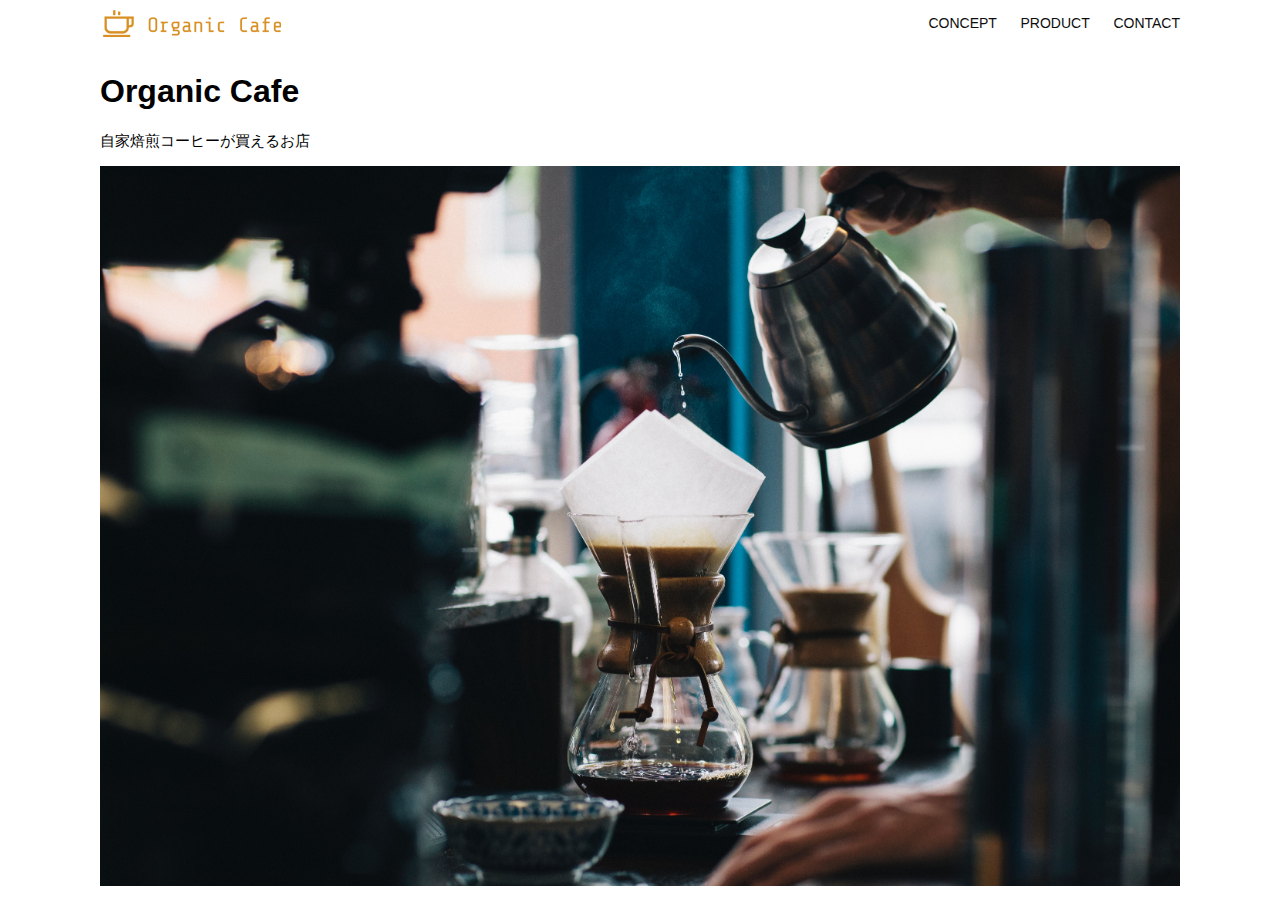
<file: 課題/html-css-kadai_013/index.html>
<!DOCTYPE html>
<html>
  <head>
    <title>Organic Cafe</title>
    <meta charset="UTF-8" />
    <meta name="description" content="自家焙煎のコーヒーがお家で楽しめるOrganic Cafe"/>
    <meta name="viewport" content="width=device-width, initial-scale=1.0" />
    <link rel="stylesheet" href="style.css" />
  </head>
  <body>
    <!-- ヘッダー -->
    <header>
      <!-- ロゴ -->
      <a href="index.html" id="logo"><img src="images/logo.png" alt="トップページに戻る"/></a>

      <!-- PC用ナビゲーション -->
      <nav id="nav-pc">
        <a href="index.html#concept">CONCEPT</a>
        <a href="index.html#product">PRODUCT</a>
        <a href="index.html#contact">CONTACT</a>
      </nav>
      <!-- スマートフォン用メニューボタン -->
        <img id="menu-sp" onclick="document.getElementById('nav-sp').style.display = 'block'" src="images/button-menu.png" alt="ナビゲーションリンクを開く" >
      <!-- スマートフォン用ナビゲーション -->
      <div id="nav-sp">
          <img id="close" onclick="document.getElementById('nav-sp').style.display = 'none'" src="images/button-close.png" alt="ナビゲーションを閉じる">
        <nav >
          <ul>
            <li id="logo-sp"><a href="index.html" onclick="document.getElementById('nav-sp').style.display = 'none'"><img src="images/logo-sp.png" alt="トップページに戻る"></a></li>
            <li class="menu"><a href="index.html#concept" onclick="document.getElementById('nav-sp').style.display = 'none'">CONCEPT</a></li>
            <li class="menu"><a href="index.html#product" onclick="document.getElementById('nav-sp').style.display = 'none'">PRODUCT</a></li>
            <li class="menu"><a href="index.html#contact" onclick="document.getElementById('nav-sp').style.display = 'none'">CONTACT</a></li>
          </ul>
        </nav>
      </div>
    </header>

    <main>
      <article>
        <!-- メインビジュアル -->
        <section id="main-visual">
          <div id="main-message">
            <h1>Organic Cafe</h1>
            <p>自家焙煎コーヒーが買えるお店</p>
          </div>
          <img src="images/main-image.jpg" alt="コーヒーをハンドドリップで淹れる画像"/>
        </section>
      </article>
    </main>
  </body>
</html>
</file>
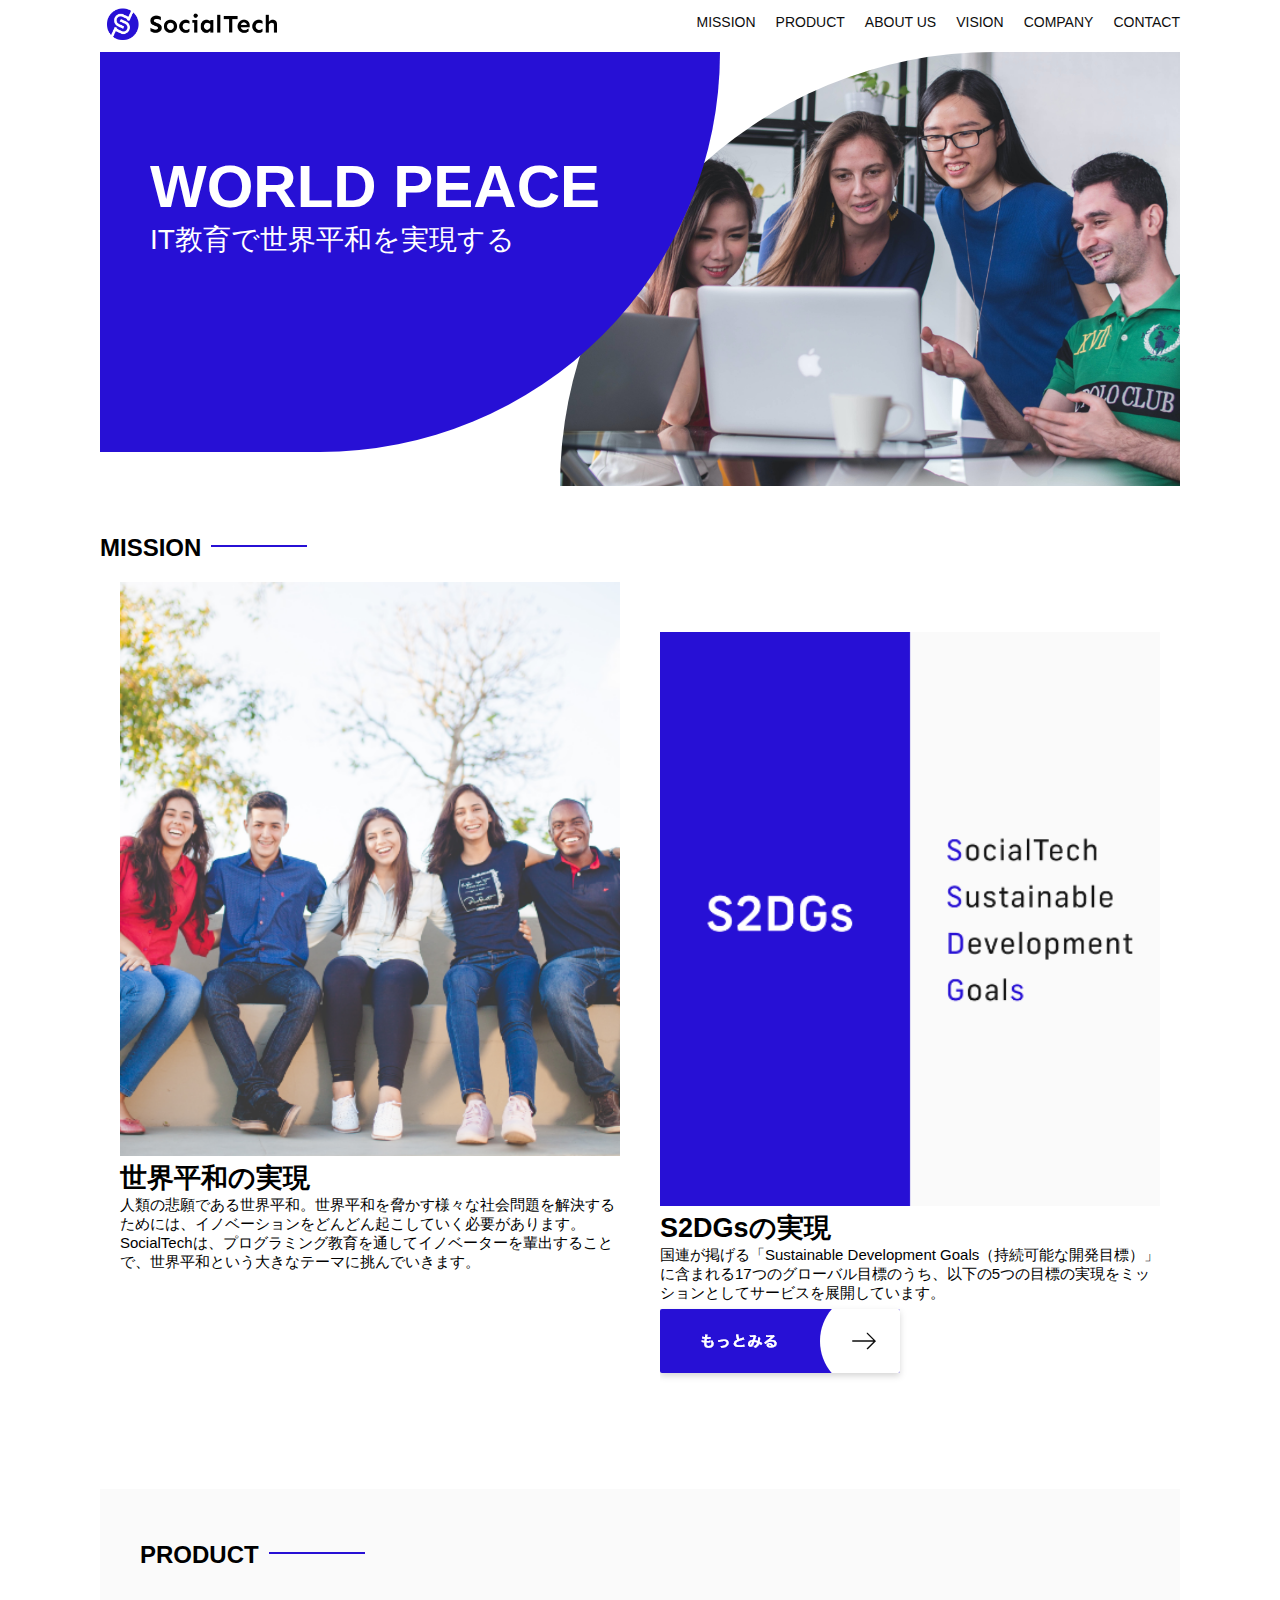
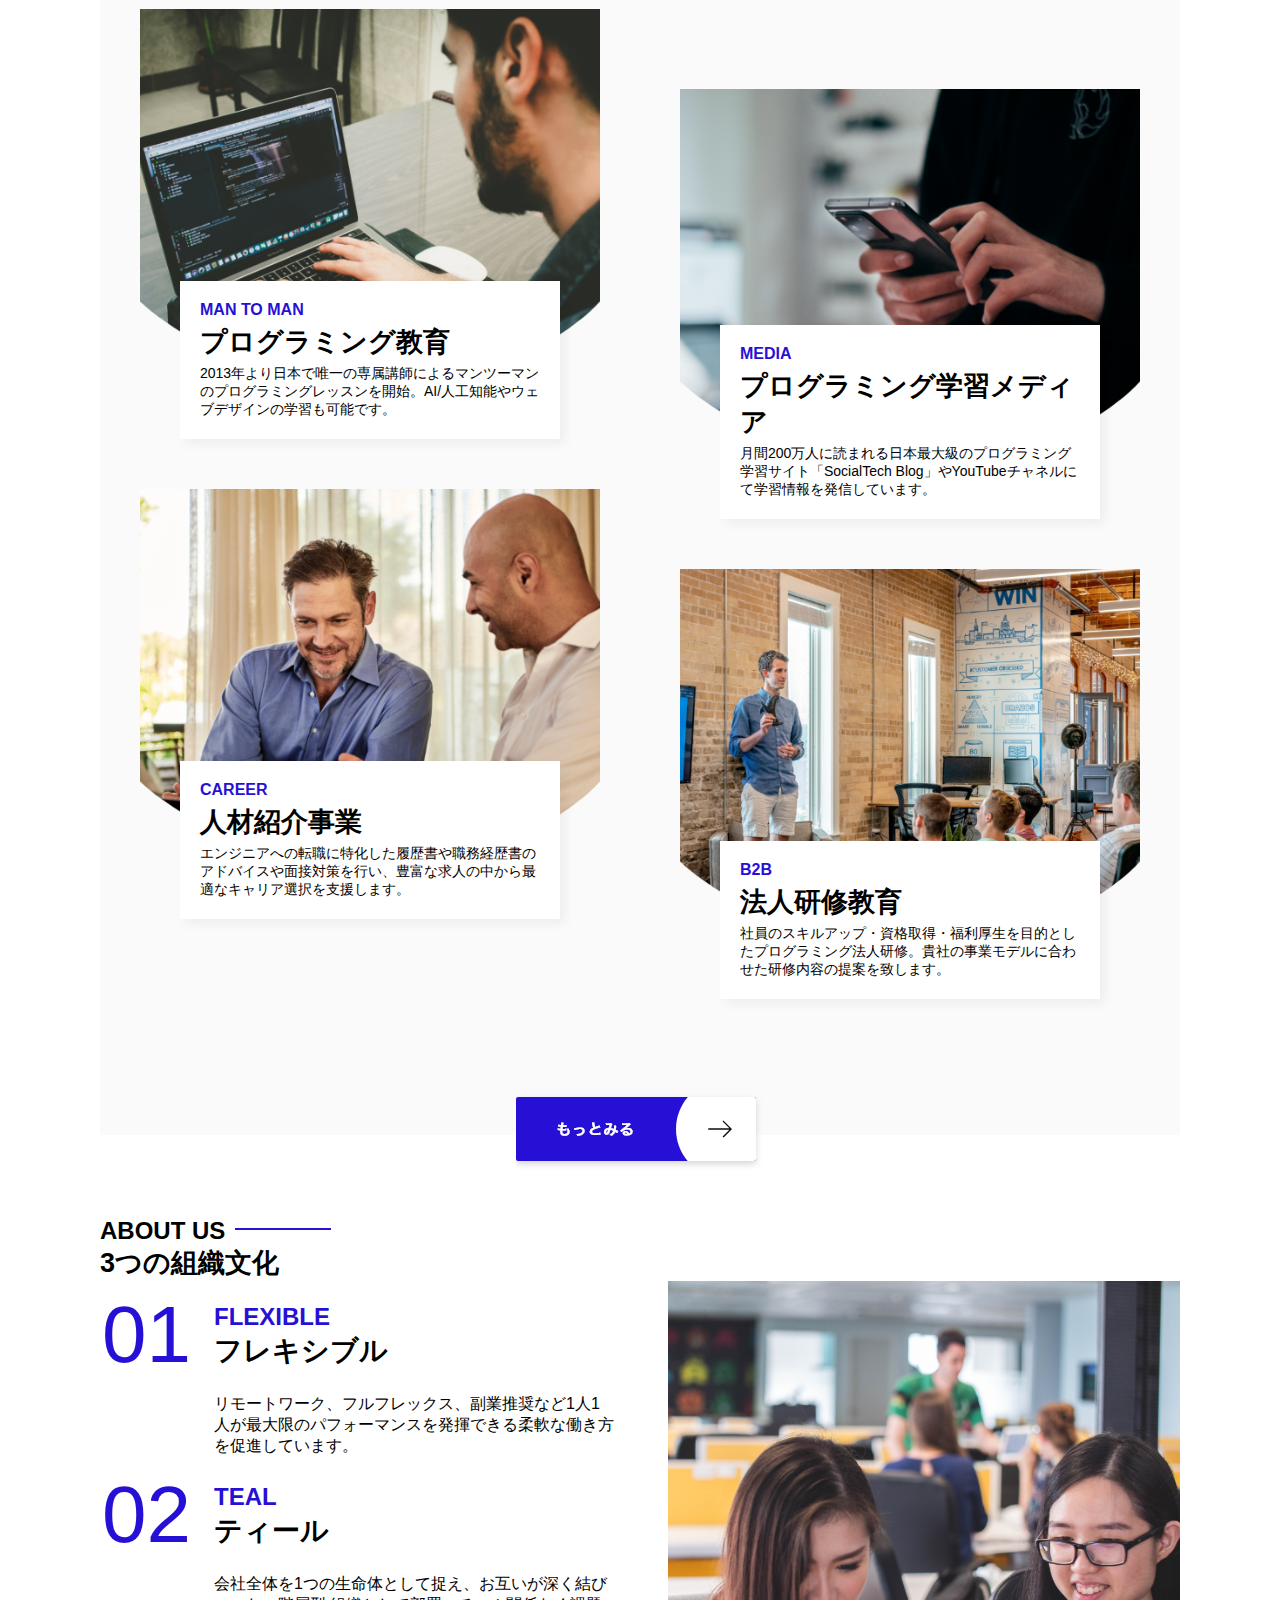
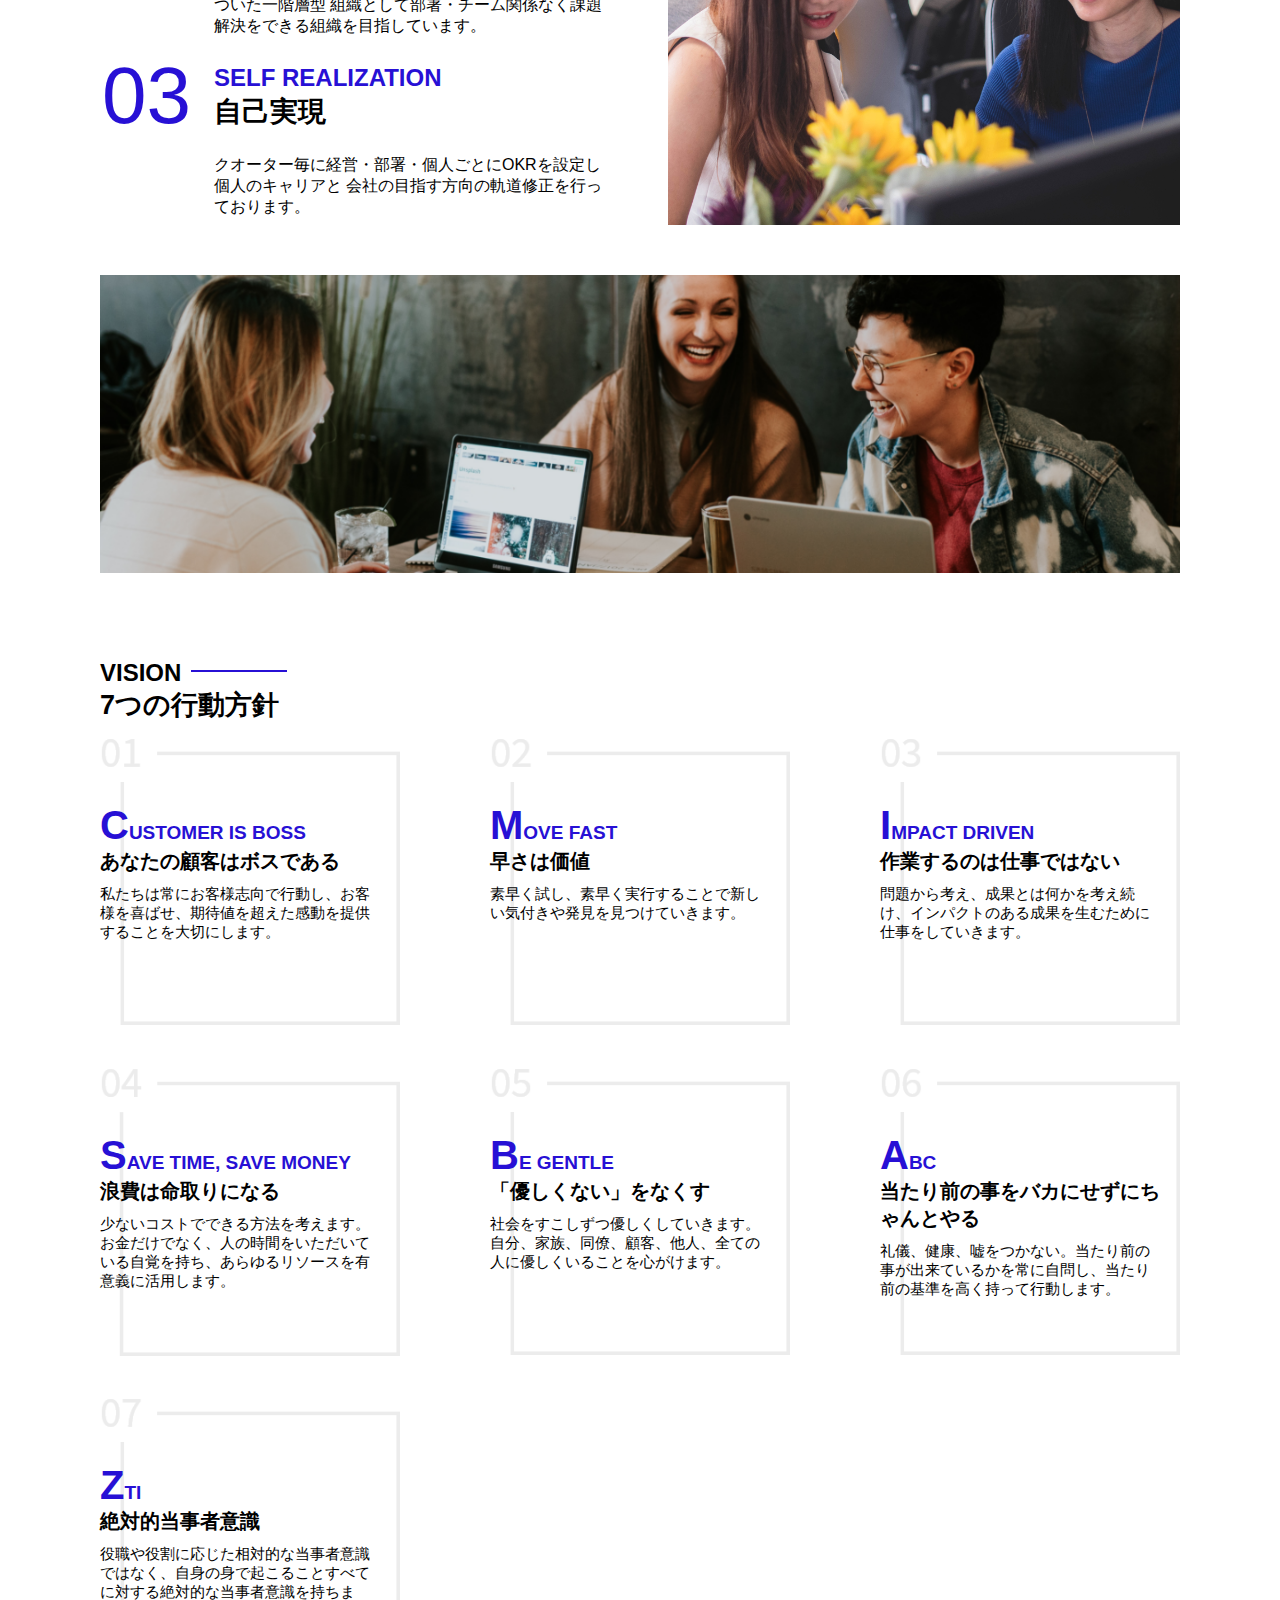
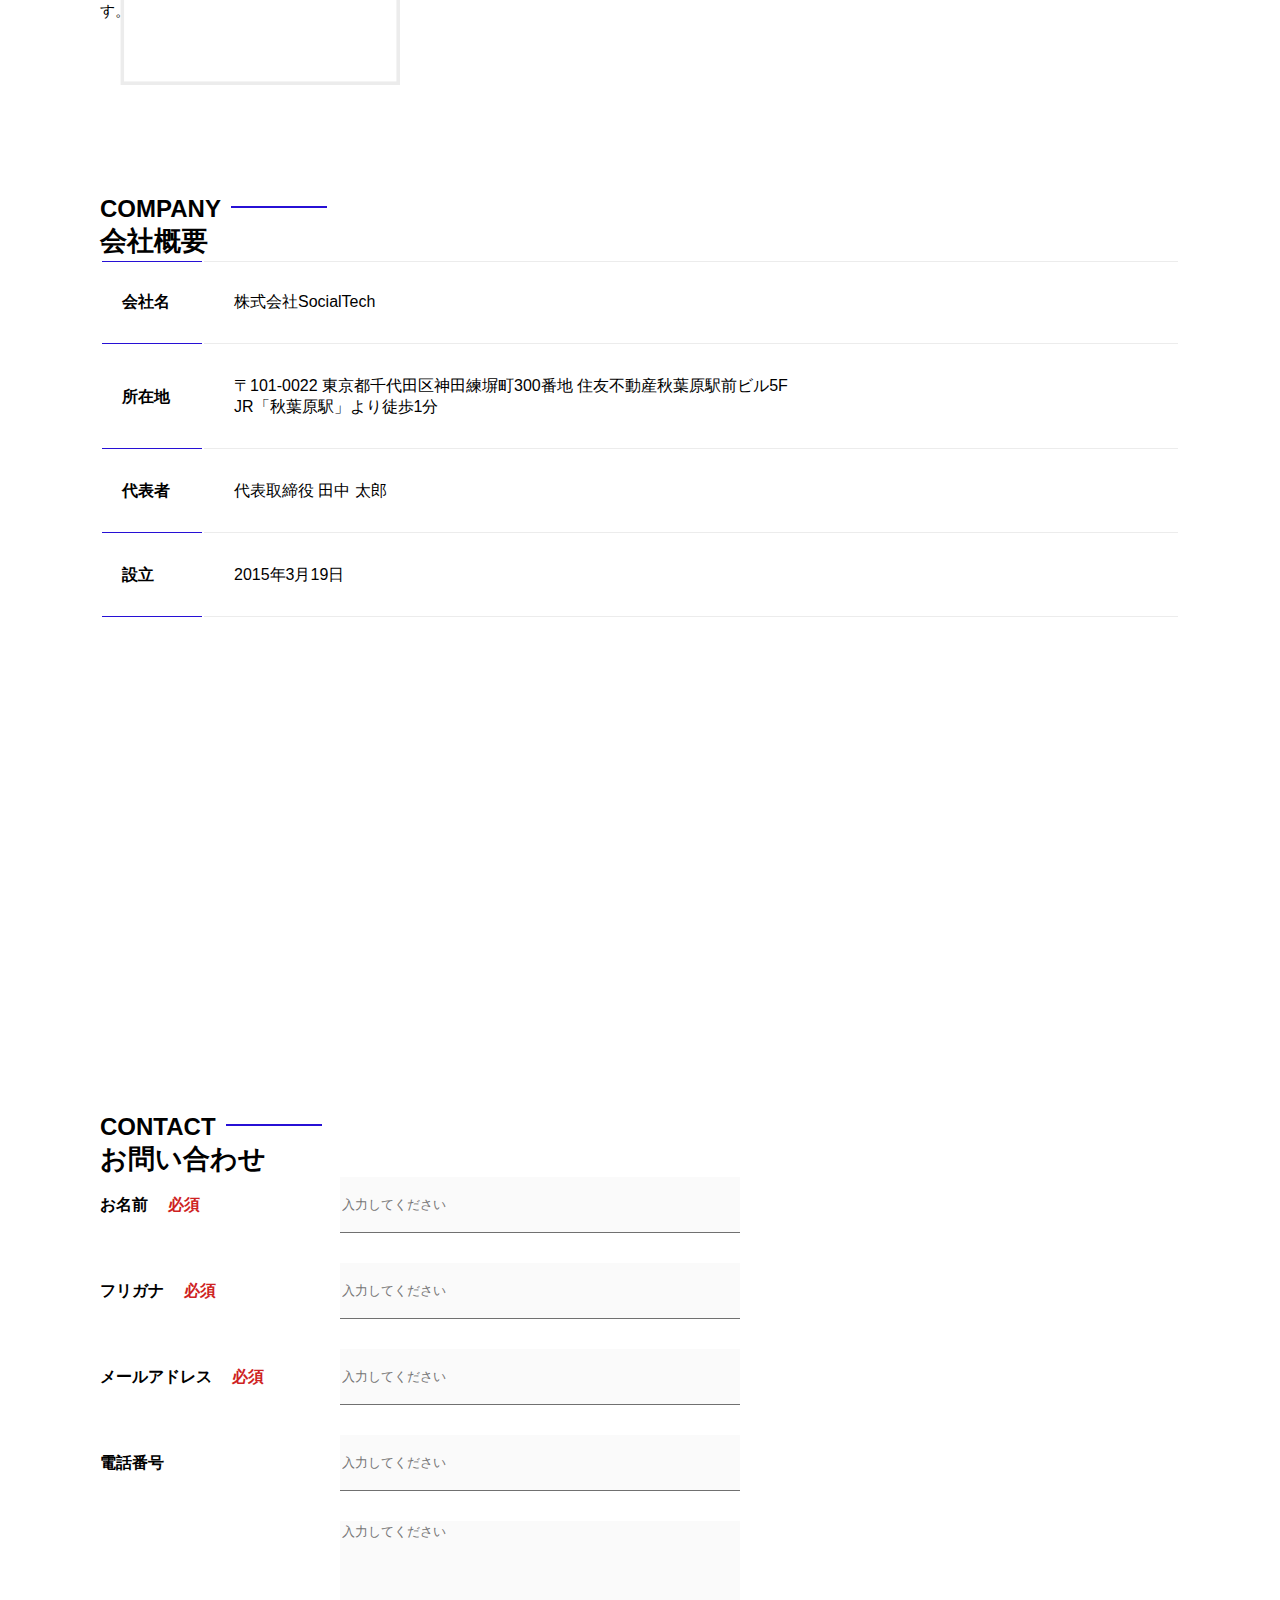
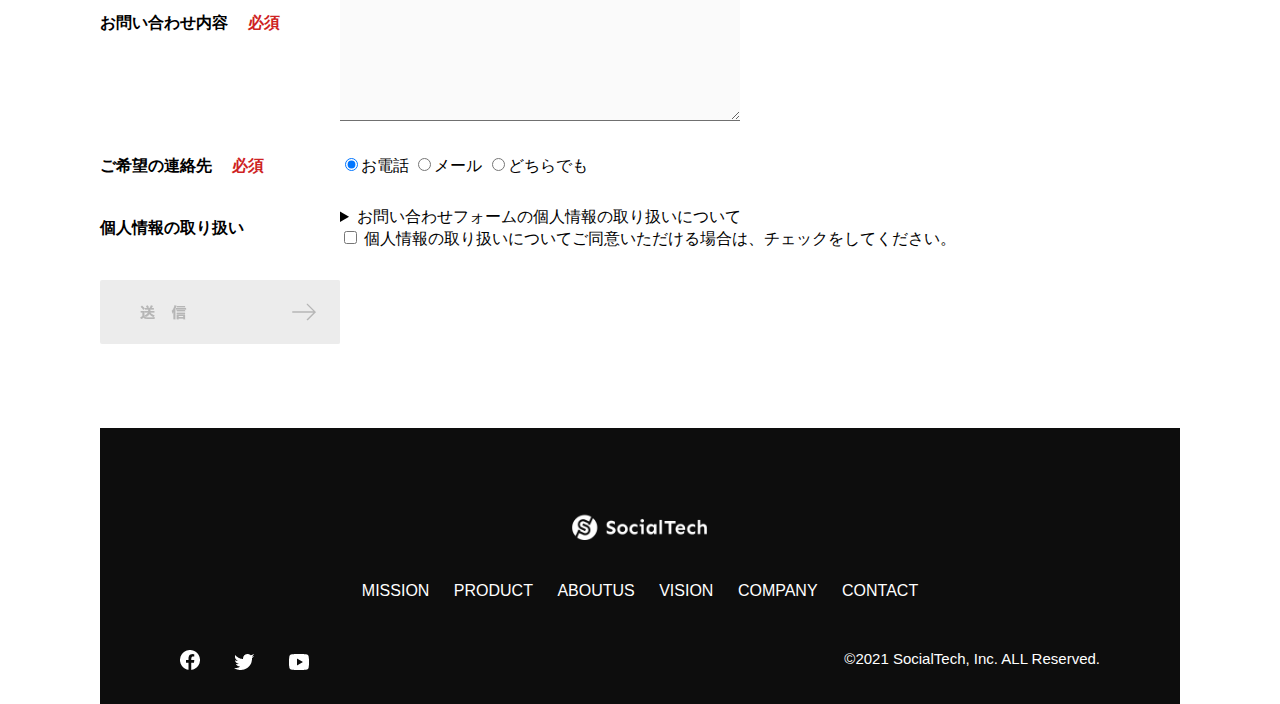
<file: 課題/kadai_tutorial_output/index.html>
<!DOCTYPE html>
<html>
    <head>
        <title>SocialTech</title>
        <meta name="description" content="SocialTechはEdTech業界のリーディングカンパニーを目指します。">
        <meta charset="utf-8">
        <meta name="viewport" content="width=device-width" initial-scale="1.0">
        <link rel="stylesheet" href="style.css">
    </head>

    <body>
        <!-- ヘッダー -->
        <header>
            <!-- ロゴ -->
            <a href="index.html" id="logo">
                <img src="images/logo.png" alt="トップページに戻る">
            </a>
            <!-- PC用ナビゲーション -->
            <nav id="nav-pc">
                <ul>
                    <li><a href="mission.html">MISSION</a></li>
                    <li><a href="product.html">PRODUCT</a></li>
                    <li><a href="index.html#aboutus">ABOUT US</a></li>
                    <li><a href="index.html#vision">VISION</a></li>
                    <li><a href="index.html#company">COMPANY</a></li>
                    <li><a href="index.html#contact">CONTACT</a></li>
                </ul>
            </nav>
            <!-- スマートフォン用メニューボタン -->
            <button id="menu-sp" onclick="document.getElementById('nav-sp').style.display = 'block'">
                <img src="images/button-menu.png" alt="ナビゲーションリンクを開く">
            </button>
            <!-- スマートフォン用ナビゲーション -->
             <div id="nav-sp">
                <button id="close" onclick="document.getElementById('nav-sp').style.display = 'none'">
                    <img src="images/button-close.png" alt="ナビゲーションを閉じる">
                </button>

                <nav>
                    <ul>
                        <li>
                            <a id="logo-sp" href="index.html" onclick="document.getElementById('nav-sp').style.display = 'none'"><img src="images/logo-sp.png" alt="トップページに戻る"></a>
                        </li>
                        <li><a class="menu" href="mission.html" onclick="document.getElementById('nav-sp').style.display = 'none'">MISSION</a></li>
                        <li><a class="menu" href="product.html" onclick="document.getElementById('nav-sp').style.display = 'none'">PRODUCT</a></li>
                        <li><a class="menu" href="index.html#aboutus" onclick="document.getElementById('nav-sp').style.display = 'none'">ABOUTUS</a></li>
                        <li><a class="menu" href="index.html#vision" onclick="document.getElementById('nav-sp').style.display = 'none'">VISION</a></li>
                        <li><a class="menu" href="index.html#company" onclick="document.getElementById('nav-sp').style.display = 'none'">COMPANY</a></li>
                        <li><a class="menu" href="index.html#contact" onclick="document.getElementById('nav-sp').style.display = 'none'">CONTACT</a></li>
                    </ul>
                </nav>
                <div id="sns">
                    <a href="https://www.facebook.com/sejuku2013">
                        <img src="images/button-facebook.png" alt="Facebookのリンク">
                    </a>
                    <a href="https://twitter.com/samuraijuku">
                        <img src="images/button-twitter.png" alt="Twitterのリンク">
                    </a>
                    <a href="https://www.youtube.com/channel/UCCFOQO5aDK0xXam4cUQXT8g">
                        <img src="images/button-youtube.png" alt="YouTubeのリンク">
                    </a>
                </div>
             </div>
        </header>
        <main>
            <article>
                <!-- メインビジュアル -->
                 <section id="main-visual">
                    <div id="main-message">
                        <h1>WORLD PEACE</h1>
                        <p>IT教育で世界平和を実現する</p>
                    </div>
                    <img src="images/index/index-main.png" alt="PCの周りに集まる多国籍の仲間たち">
                 </section>
                 <!-- ミッション -->
                 <section id="mission">
                    <h2 class="index-h2">MISSION</h2>
                    <div id="mission-flex">
                        <div>
                            <img id="mission-photo" src="images/index/index-mission.png" alt="屋外のベンチで写真を撮影する多国籍の仲間たち">
                            <h3>世界平和の実現</h3>
                            <p>人類の悲願である世界平和。世界平和を脅かす様々な社会問題を解決するためには、イノベーションをどんどん起こしていく必要があります。SocialTechは、プログラミング教育を通してイノベーターを輩出することで、世界平和という大きなテーマに挑んでいきます。</p>
                        </div>
                        <div>
                            <img id="s2dgs" src="images/index/s2dgs.png" alt="S2DGs">
                            <h3>S2DGsの実現</h3>
                            <p>国連が掲げる「Sustainable Development Goals（持続可能な開発目標）」に含まれる17つのグローバル目標のうち、以下の5つの目標の実現をミッションとしてサービスを展開しています。</p>
                            <a href="mission.html">
                                <img src="images/button-more.png" alt="もっと見る">
                            </a>
                        </div>
                    </div>
                 </section>
                 <section id="product">
                    <h2 class="index-h2">PRODUCT</h2>
                    <div class="product-flex">
                        <div id="product-left">
                            <div>
                                <img class="product-photo" src="images/index/index-mantoman.png" alt="PCでコードを書く男性">
                                <div class="product-explain">
                                    <span>MAN TO MAN</span>
                                    <h3>プログラミング教育</h3>
                                    <p>2013年より日本で唯一の専属講師によるマンツーマンのプログラミングレッスンを開始。AI/人工知能やウェブデザインの学習も可能です。</p>
                                </div>
                            </div>
                            <div>
                                <img class="product-photo" src="images/index/index-career.png" alt="笑顔で話し合う2人の男性">
                                <div class="product-explain">
                                    <span>CAREER</span>
                                    <h3>人材紹介事業</h3>
                                    <p>エンジニアへの転職に特化した履歴書や職務経歴書のアドバイスや面接対策を行い、豊富な求人の中から最適なキャリア選択を支援します。</p>
                                </div>
                            </div>
                        </div>
                        <div id="product-right">
                            <div>
                                <img class="product-photo" src="images/index/index-media.png" alt="スマートフォンを操作する人">
                                <div class="product-explain">
                                    <span>MEDIA</span>
                                    <h3>プログラミング学習メディア</h3>
                                    <p>月間200万人に読まれる日本最大級のプログラミング学習サイト「SocialTech Blog」やYouTubeチャネルにて学習情報を発信しています。</p>
                                </div>
                            </div>
                            <div>
                                <img class="product-photo" src="images/index/index-b2b.png" alt="講演中の男性とそれを聴く人々">
                                <div class="product-explain">
                                    <span>B2B</span>
                                    <h3>法人研修教育</h3>
                                    <p>社員のスキルアップ・資格取得・福利厚生を目的としたプログラミング法人研修。貴社の事業モデルに合わせた研修内容の提案を致します。</p>
                                </div>
                            </div>    
                        </div>  
                    </div>
                    <div id="product-more">
                        <a href="product.html">
                            <img src="images/button-more.png" alt="もっと見る">
                        </a>
                    </div>
                 </section>
                 <!-- ABOUT US -->
                 <section id="aboutus">
                    <h2 class="index-h2">ABOUT US</h2>
                    <h3>3つの組織文化</h3>
                    <div>
                        <table class="culture-table">
                            <tr>
                                <td class="culture-num">01</td>
                                <th><span class="culture-en">FLEXIBLE</span><br>フレキシブル</th>
                            </tr>
                            <tr>
                                <td>
                                    <!-- 空のセル -->
                                </td>
                                <td class="culture-description">リモートワーク、フルフレックス、副業推奨など1人1人が最大限のパフォーマンスを発揮できる柔軟な働き方を促進しています。</td>
                            </tr>
                            <tr>
                                <td class="culture-num">02</td>
                                <th><span class="culture-en">TEAL</span><br>ティール</th>
                            </tr>
                            <tr>
                                <td>
                                    <!-- 空のセル -->
                                </td>
                                <td class="culture-description">会社全体を1つの生命体として捉え、お互いが深く結びついた一階層型 組織として部署・チーム関係なく課題解決をできる組織を目指しています。</td>
                            </tr>
                            <tr>
                                <td class="culture-num">03</td>
                                <th><span class="culture-en">SELF REALIZATION</span><br>自己実現</th>
                            </tr>
                            <tr>
                                <td>
                                    <!-- 空のセル -->
                                </td>
                                <td class="culture-description">クオーター毎に経営・部署・個人ごとにOKRを設定し個人のキャリアと 会社の目指す方向の軌道修正を行っております。</td>
                            </tr>
                        </table>
                        <img class="culture-img" src="images/index/index-aboutus1.png" alt="笑顔で話し合う2人の女性">
                    </div>
                    <img class="culture-img2" src="images/index/index-aboutus2.png" alt="笑顔で話し合う3人の男女">
                 </section>
                 <!-- ビジョン -->
                 <section id="vision">
                    <h2 class="index-h2">VISION</h2>
                    <h3>7つの行動方針</h3>
                    <div>
                        <div class="vision-box">
                            <img src="images/index/vision-01.png" alt="01">
                            <div>
                                <h4>CUSTOMER IS BOSS</h4>
                                <h5>あなたの顧客はボスである</h5>
                                <p>私たちは常にお客様志向で行動し、お客様を喜ばせ、期待値を超えた感動を提供することを大切にします。</p>
                            </div>
                        </div>
                        <div class="vision-box">
                            <img src="images/index/vision-02.png" alt="02">
                            <div>
                                <h4>MOVE FAST</h4>
                                <h5>早さは価値</h5>
                                <p>素早く試し、素早く実行することで新しい気付きや発見を見つけていきます。</p>
                            </div>
                        </div>
                        <div class="vision-box">
                            <img src="images/index/vision-03.png" alt="03">
                            <div>
                                <h4>IMPACT DRIVEN</h4>
                                <h5>作業するのは仕事ではない</h5>
                                <p>問題から考え、成果とは何かを考え続け、インパクトのある成果を生むために仕事をしていきます。</p>
                            </div>
                        </div>
                        <div class="vision-box">
                            <img src="images/index/vision-04.png" alt="04">
                            <div>
                                <h4>SAVE TIME, SAVE MONEY</h4>
                                <h5>浪費は命取りになる</h5>
                                <p>少ないコストでできる方法を考えます。お金だけでなく、人の時間をいただいている自覚を持ち、あらゆるリソースを有意義に活用します。</p>
                            </div>
                        </div>
                        <div class="vision-box">
                            <img src="images/index/vision-05.png" alt="05">
                            <div>
                                <h4>BE GENTLE</h4>
                                <h5>「優しくない」をなくす</h5>
                                <p>社会をすこしずつ優しくしていきます。自分、家族、同僚、顧客、他人、全ての人に優しくいることを心がけます。</p>
                            </div>
                        </div>
                        <div class="vision-box">
                            <img src="images/index/vision-06.png" alt="06">
                            <div>
                                <h4>ABC</h4>
                                <h5>当たり前の事をバカにせずにちゃんとやる</h5>
                                <p>礼儀、健康、嘘をつかない。当たり前の事が出来ているかを常に自問し、当たり前の基準を高く持って行動します。</p>
                            </div>
                        </div>
                        <div class="vision-box">
                            <img src="images/index/vision-07.png" alt="07">
                            <div>
                                <h4>ZTI</h4>
                                <h5>絶対的当事者意識</h5>
                                <p>役職や役割に応じた相対的な当事者意識ではなく、自身の身で起こることすべてに対する絶対的な当事者意識を持ちます。</p>
                            </div>
                        </div>
                    </div>
                 </section>
                 <!-- COMPANY -->
                 <section id="company">
                    <h2 class="index-h2">COMPANY</h2>
                    <h3>会社概要</h3>
                    <table id="company-table">
                        <tr>
                            <th class="tableheader tableheader-first">会社名</th>
                            <td class="cell cell-first">株式会社SocialTech</td>
                        </tr>
                        <tr>
                            <th class="tableheader">所在地</th>
                            <td class="cell">〒101-0022 東京都千代田区神田練塀町300番地 住友不動産秋葉原駅前ビル5F<br>JR「秋葉原駅」より徒歩1分</td>
                        </tr>
                        <tr>
                            <th class="tableheader">代表者</th>
                            <td class="cell">代表取締役 田中 太郎</td>
                        </tr>
                        <tr>
                            <th class="tableheader">設立</th>
                            <td class="cell">2015年3月19日</td>
                        </tr>
                    </table>
                    <iframe 
                    src="https://www.google.com/maps/embed?pb=!1m18!1m12!1m3!1d3240.0645507581066!2d139.7708788!3d35.7000291!2m3!1f0!2f0!3f0!3m2!1i1024!2i768!4f13.1!3m3!1m2!1s0x60188c1db03578bf%3A0x6de06e968b7cbbc9!2z44CSMTAxLTAwMjEg5p2x5Lqs6YO95Y2D5Luj55Sw5Yy65aSW56We55Sw77yT5LiB55uu77yR77yS4oiS77yYIOS9j-WPi-S4jeWLleeUo-eni-iRieWOn-ODk-ODqw!5e0!3m2!1sja!2sjp!4v1727064833455!5m2!1sja!2sjp" 
                    width="600" height="450" style="border:0;" allowfullscreen="" loading="lazy" referrerpolicy="no-referrer-when-downgrade">
                    </iframe>
                 </section>
                 <!-- お問い合わせフォーム -->
                 <section id="contact">
                    <h2 class="index-h2">CONTACT</h2>
                    <h3>お問い合わせ</h3>
                    <form>
                        <div>
                            <div class="contact-heading">
                                <label class="contact-label">お名前<span class="contact-span">必須</span></label>
                            </div>
                            <div>
                                <input type="text" name="name" placeholder="入力してください" class="contact-textbox">
                            </div>
                        </div>
                        <div>
                            <div class="contact-heading">
                                <label class="contact-label">フリガナ<span class="contact-span">必須</span></label>
                            </div>
                            <div>
                                <input type="text" name="hurigana" placeholder="入力してください" class="contact-textbox">
                            </div>
                        </div>
                        <div>
                            <div class="contact-heading">
                                <label class="contact-label">メールアドレス<span class="contact-span">必須</span></label>
                            </div>
                            <div>
                                <input type="text" name="email" placeholder="入力してください" class="contact-textbox">
                            </div>
                        </div>
                        <div>
                            <div class="contact-heading">
                                <label class="contact-label">電話番号</label>
                            </div>
                            <div>
                                <input type="text" name="tel" placeholder="入力してください" class="contact-textbox">
                            </div>
                        </div>
                        <div>
                            <div class="contact-heading">
                                <label class="contact-label">お問い合わせ内容<span class="contact-span">必須</span></label>
                            </div>
                            <div>
                                <textarea class="contact-textarea" placeholder="入力してください" name="massage"></textarea>
                            </div>
                        </div>
                        <div>
                            <div class="contact-heading">
                                <label class="contact-label">ご希望の連絡先<span class="contact-span">必須</span></label>
                            </div>
                            <div>
                                <input class="radionutton" type="radio" value="tel" name="contact" checked><label>お電話</label>
                                <input class="radionutton" type="radio" value="mail" name="contact"><label>メール</label>
                                <input class="radionutton" type="radio" value="both" name="contact"><label>どちらでも</label>
                            </div>
                        </div>
                        <!-- 個人情報の取り扱いについて -->
                         <div>
                            <div class="contact-heading">
                                <label class="contact-label">個人情報の取り扱い</label>
                            </div>
                            <div>
                                <details>
                                    <summary>お問い合わせフォームの個人情報の取り扱いについて</summary>
                                    <div>
                                        <dl>
                                            <dt>１．組織の名称又は氏名</dt>
                                            <dd>株式会社SocialTech</dd>
                                            <dt>２．個人情報保護管理者（若しくはその代理人）の氏名又は職名、所属及び連絡先</dt>
                                            <dd>
                                                <p>鈴木 一郎 コーポレート部</p>
                                                <p>メールアドレス：samurai@example.com</p>
                                                <p>TEL：03-1234-5678</p>
                                            </dd>
                                            <dt>３．個人情報の利用目的</dt>
                                            <dd>
                                              <ul>
                                                <li>本サービス及び本サービスに関連する情報の提供又はそれらに関する連絡のため</li>
                                                <li>ユーザーの本人確認のため</li>
                                                <li>当社サービスのご案内のため</li>
                                                <li>当社の商品等の広告または宣伝（電子メールによるものを含むものとします。）</li>
                                              </ul>
                                            </dd>
                                            <dt>４．個人情報の取り扱い業務の委託</dt>
                                            <dd>個人情報の取扱業務の全部または一部を外部に業務委託する場合があります。その際、弊社は、個人情報を適切に保護できる管理体制を敷き実行していることを条件として委託先を厳選したうえで、機密保持契約を委託先と締結し、お客様の個人情報を厳密に管理させます。</dd>
                                            <dt>５．個人情報の開示等の請求</dt>
                                            <dd>
                                              お客様は、弊社に対してご自身の個人情報の開示等（利用目的の通知、開示、内容の訂正・追加・削除、利用の停止または消去、第三者への提供の停止）に関して、当社問合わせ窓口に申し出ることができます。<br>
                                              その際、弊社はお客様ご本人を確認させていただいたうえで、合理的な期間内に対応いたします。<br>
                                              なお、個人情報に関する弊社問合わせ先は、次の通りです。
                                            </dd>
                                            <dd>
                                              <p>株式会社SocialTech　個人情報問合せ窓口</p>
                                              <p>〒150-0043　東京都千代田区神田練塀町300番地 住友不動産秋葉原駅前ビル5F</p>
                                              <p>メールアドレス：samurai@example.com　TEL：03-1234-5678</p>
                                            </dd>
                                            <dt>６．個人情報を提供されることの任意性について</dt>
                                            <dd>お客様がご自身の個人情報を弊社に提供されるか否かは、お客様のご判断によりますが、もしご提供されない場合には、適切なサービスが提供できない場合がありますので予めご了承ください。</dd>
                                        </dl>
                                    </div>
                                </details>
                                <input type="checkbox" name="agree">
                                <span>個人情報の取り扱いについてご同意いただける場合は、チェックをしてください。</span>
                            </div>
                         </div>
                         <input type="image" src="images/button-submit.png" alt="送信する">
                    </form>
                 </section>
            </article>
        </main>
        <!-- フッター -->
        <footer>
            <div id="footer-logo">
                <img src="images/logo-sp.png" alt="SocialTech">
            </div>
            <div id="footer-link">
                <a href="mission.html">MISSION</a>
                <a href="product.html">PRODUCT</a>
                <a href="index.html#aboutus">ABOUTUS</a>
                <a href="index.html#vision">VISION</a>
                <a href="index.html#company">COMPANY</a>
                <a href="index.html#contact">CONTACT</a>
            </div>
            <div id="sns-footer">
                <div class="sns-btns">
                    <a href="https://www.facebook.com/sejuku2013"><img src="images/button-facebook.png" alt="Facebookのリンク"></a>
                    <a href="https://twitter.com/samuraijuku"><img src="images/button-twitter.png" alt="Twitterのリンク"></a>
                    <a href="https://www.youtube.com/channel/UCCFOQO5aDK0xXam4cUQXT8g"><img src="images/button-youtube.png" alt="YouTubeのリンク"></a>
                </div>
                <p id="copyright">&copy;2021 SocialTech, Inc. ALL Reserved.</p>
            </div>
        </footer>
    </body>
</html>
</file>
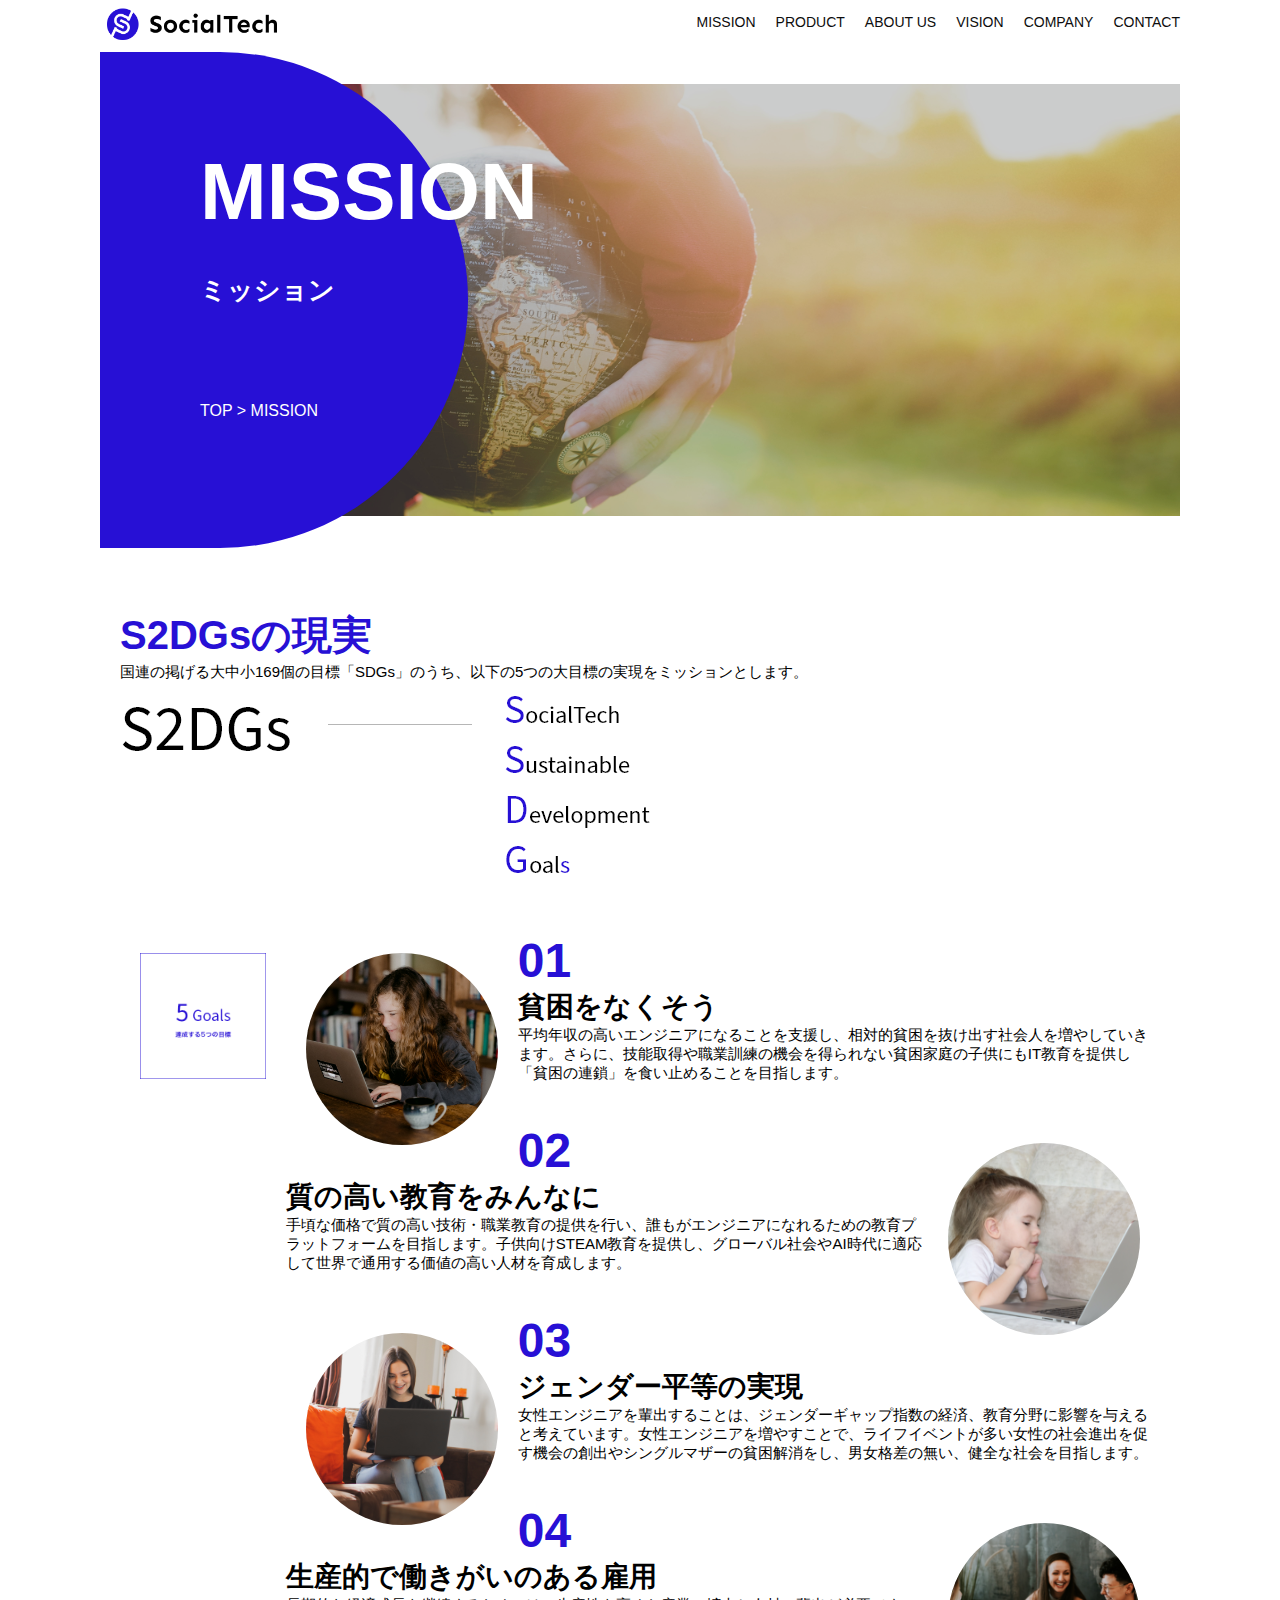
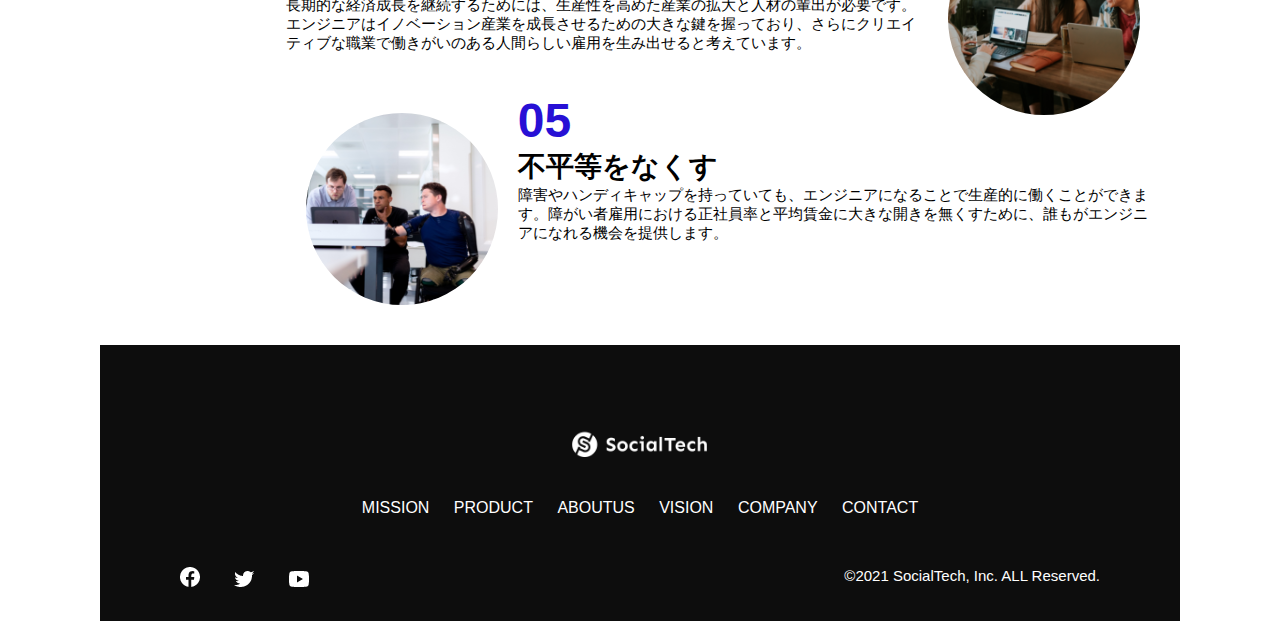
<file: mission.html>
<!DOCTYPE html>
<html>
    <head>
        <title>SocialTech - MISSION ミッション -</title>
        <meta name="description" content="SocialTechが目指す5つの目標（S2DGs）を紹介します。">
        <meta charset="utf-8">
        <meta name="viewport" content="width=device-width" initial-scale="1.0">
        <link rel="stylesheet" href="style.css">
    </head>

    <body>
        <!-- ヘッダー -->
        <header>
            <!-- ロゴ -->
            <a href="index.html" id="logo">
                <img src="images/logo.png" alt="トップページに戻る">
            </a>
            <!-- PC用ナビゲーション -->
            <nav id="nav-pc">
                <ul>
                    <li><a href="mission.html">MISSION</a></li>
                    <li><a href="product.html">PRODUCT</a></li>
                    <li><a href="index.html#aboutus">ABOUT US</a></li>
                    <li><a href="index.html#vision">VISION</a></li>
                    <li><a href="index.html#company">COMPANY</a></li>
                    <li><a href="index.html#contact">CONTACT</a></li>
                </ul>
            </nav>
            <!-- スマートフォン用メニューボタン -->
            <button id="menu-sp" onclick="document.getElementById('nav-sp').style.display = 'block'">
                <img src="images/button-menu.png" alt="ナビゲーションリンクを開く">
            </button>
            <!-- スマートフォン用ナビゲーション -->
             <div id="nav-sp">
                <button id="close" onclick="document.getElementById('nav-sp').style.display = 'none'">
                    <img src="images/button-close.png" alt="ナビゲーションを閉じる">
                </button>

                <nav>
                    <ul>
                        <li>
                            <a id="logo-sp" href="index.html" onclick="document.getElementById('nav-sp').style.display = 'none'"><img src="images/logo-sp.png" alt="トップページに戻る"></a>
                        </li>
                        <li><a class="menu" href="mission.html" onclick="document.getElementById('nav-sp').style.display = 'none'">MISSION</a></li>
                        <li><a class="menu" href="product.html" onclick="document.getElementById('nav-sp').style.display = 'none'">PRODUCT</a></li>
                        <li><a class="menu" href="index.html#aboutus" onclick="document.getElementById('nav-sp').style.display = 'none'">ABOUTUS</a></li>
                        <li><a class="menu" href="index.html#vision" onclick="document.getElementById('nav-sp').style.display = 'none'">VISION</a></li>
                        <li><a class="menu" href="index.html#company" onclick="document.getElementById('nav-sp').style.display = 'none'">COMPANY</a></li>
                        <li><a class="menu" href="index.html#contact" onclick="document.getElementById('nav-sp').style.display = 'none'">CONTACT</a></li>
                    </ul>
                </nav>
                <div id="sns">
                    <a href="https://www.facebook.com/sejuku2013">
                        <img src="images/button-facebook.png" alt="Facebookのリンク">
                    </a>
                    <a href="https://twitter.com/samuraijuku">
                        <img src="images/button-twitter.png" alt="Twitterのリンク">
                    </a>
                    <a href="https://www.youtube.com/channel/UCCFOQO5aDK0xXam4cUQXT8g">
                        <img src="images/button-youtube.png" alt="YouTubeのリンク">
                    </a>
                </div>
             </div>
        </header>

        <main>
            <article>
                <section id="mission-main">
                    <div class="mission-main-inner">
                        <div id="mission-title">
                            <h1>MISSION<br><span>ミッション</span></h1>
                            <p>TOP > MISSION</p>
                        </div>
                    </div>
                </section>
                <section id="mission-s2dgs">
                    <h2 class="mission-h2">S2DGsの現実</h2>
                    <p>国連の掲げる大中小169個の目標「SDGs」のうち、以下の5つの大目標の実現をミッションとします。</p>
                    <img src="images/mission/mission-s2dgs.png" alt="S2DGs">
                </section>
                <section id="mission-five-goals">
                    <div class="five-goals-image">
                        <img src="images/mission/mission-5goals.png" alt="5Goals">
                    </div>
                    <!-- 5つのゴール -->
                    <div class="five-goals-read">
                        <div>
                            <img class="fivegoals-image-left" src="images/mission/mission-5goals01.png" alt="PCを操作する女の子">
                            <span class="fivegoals-number">01</span>
                            <h3 class="fivegoals-h3">貧困をなくそう</h3>
                            <p class="fivegoals-p">平均年収の高いエンジニアになることを支援し、相対的貧困を抜け出す社会人を増やしていきます。さらに、技能取得や職業訓練の機会を得られない貧困家庭の子供にもIT教育を提供し「貧困の連鎖」を食い止めることを目指します。</p>
                        </div>
                        <div>
                            <img class="fivegoals-image-right" src="images/mission/mission-5goals02.png" alt="PCを操作する女の子">
                            <span class="fivegoals-number">02</span>
                            <h3 class="fivegoals-h3">質の高い教育をみんなに</h3>
                            <p class="fivegoals-p">手頃な価格で質の高い技術・職業教育の提供を行い、誰もがエンジニアになれるための教育プラットフォームを目指します。子供向けSTEAM教育を提供し、グローバル社会やAI時代に適応して世界で通用する価値の高い人材を育成します。</p>
                        </div>
                        <div>
                            <img class="fivegoals-image-left" src="images/mission/mission-5goals03.png" alt="PCを操作する女の子">
                            <span class="fivegoals-number">03</span>
                            <h3 class="fivegoals-h3">ジェンダー平等の実現</h3>
                            <p class="fivegoals-p">女性エンジニアを輩出することは、ジェンダーギャップ指数の経済、教育分野に影響を与えると考えています。女性エンジニアを増やすことで、ライフイベントが多い女性の社会進出を促す機会の創出やシングルマザーの貧困解消をし、男女格差の無い、健全な社会を目指します。</p>
                        </div>
                        <div>
                            <img class="fivegoals-image-right" src="images/mission/mission-5goals04.png" alt="PCを操作する女の子">
                            <span class="fivegoals-number">04</span>
                            <h3 class="fivegoals-h3">生産的で働きがいのある雇用</h3>
                            <p class="fivegoals-p">長期的な経済成長を継続するためには、生産性を高めた産業の拡大と人材の輩出が必要です。エンジニアはイノベーション産業を成長させるための大きな鍵を握っており、さらにクリエイティブな職業で働きがいのある人間らしい雇用を生み出せると考えています。</p>
                        </div>
                        <div>
                            <img class="fivegoals-image-left" src="images/mission/mission-5goals05.png" alt="PCを操作する女の子">
                            <span class="fivegoals-number">05</span>
                            <h3 class="fivegoals-h3">不平等をなくす</h3>
                            <p class="fivegoals-p">障害やハンディキャップを持っていても、エンジニアになることで生産的に働くことができます。障がい者雇用における正社員率と平均賃金に大きな開きを無くすために、誰もがエンジニアになれる機会を提供します。</p>
                        </div>
                    </div>
                </section>
            </article>
        </main>

        <footer>
            <div id="footer-logo">
                <img src="images/logo-sp.png" alt="SocialTech">
            </div>
            <div id="footer-link">
                <a href="mission.html">MISSION</a>
                <a href="product.html">PRODUCT</a>
                <a href="index.html#aboutus">ABOUTUS</a>
                <a href="index.html#vision">VISION</a>
                <a href="index.html#company">COMPANY</a>
                <a href="index.html#contact">CONTACT</a>
            </div>
            <div id="sns-footer">
                <div class="sns-btns">
                    <a href="https://www.facebook.com/sejuku2013"><img src="images/button-facebook.png" alt="Facebookのリンク"></a>
                    <a href="https://twitter.com/samuraijuku"><img src="images/button-twitter.png" alt="Twitterのリンク"></a>
                    <a href="https://www.youtube.com/channel/UCCFOQO5aDK0xXam4cUQXT8g"><img src="images/button-youtube.png" alt="YouTubeのリンク"></a>
                </div>
                <p id="copyright">&copy;2021 SocialTech, Inc. ALL Reserved.</p>
            </div>
        </footer>
    </body>
</html>
</file>
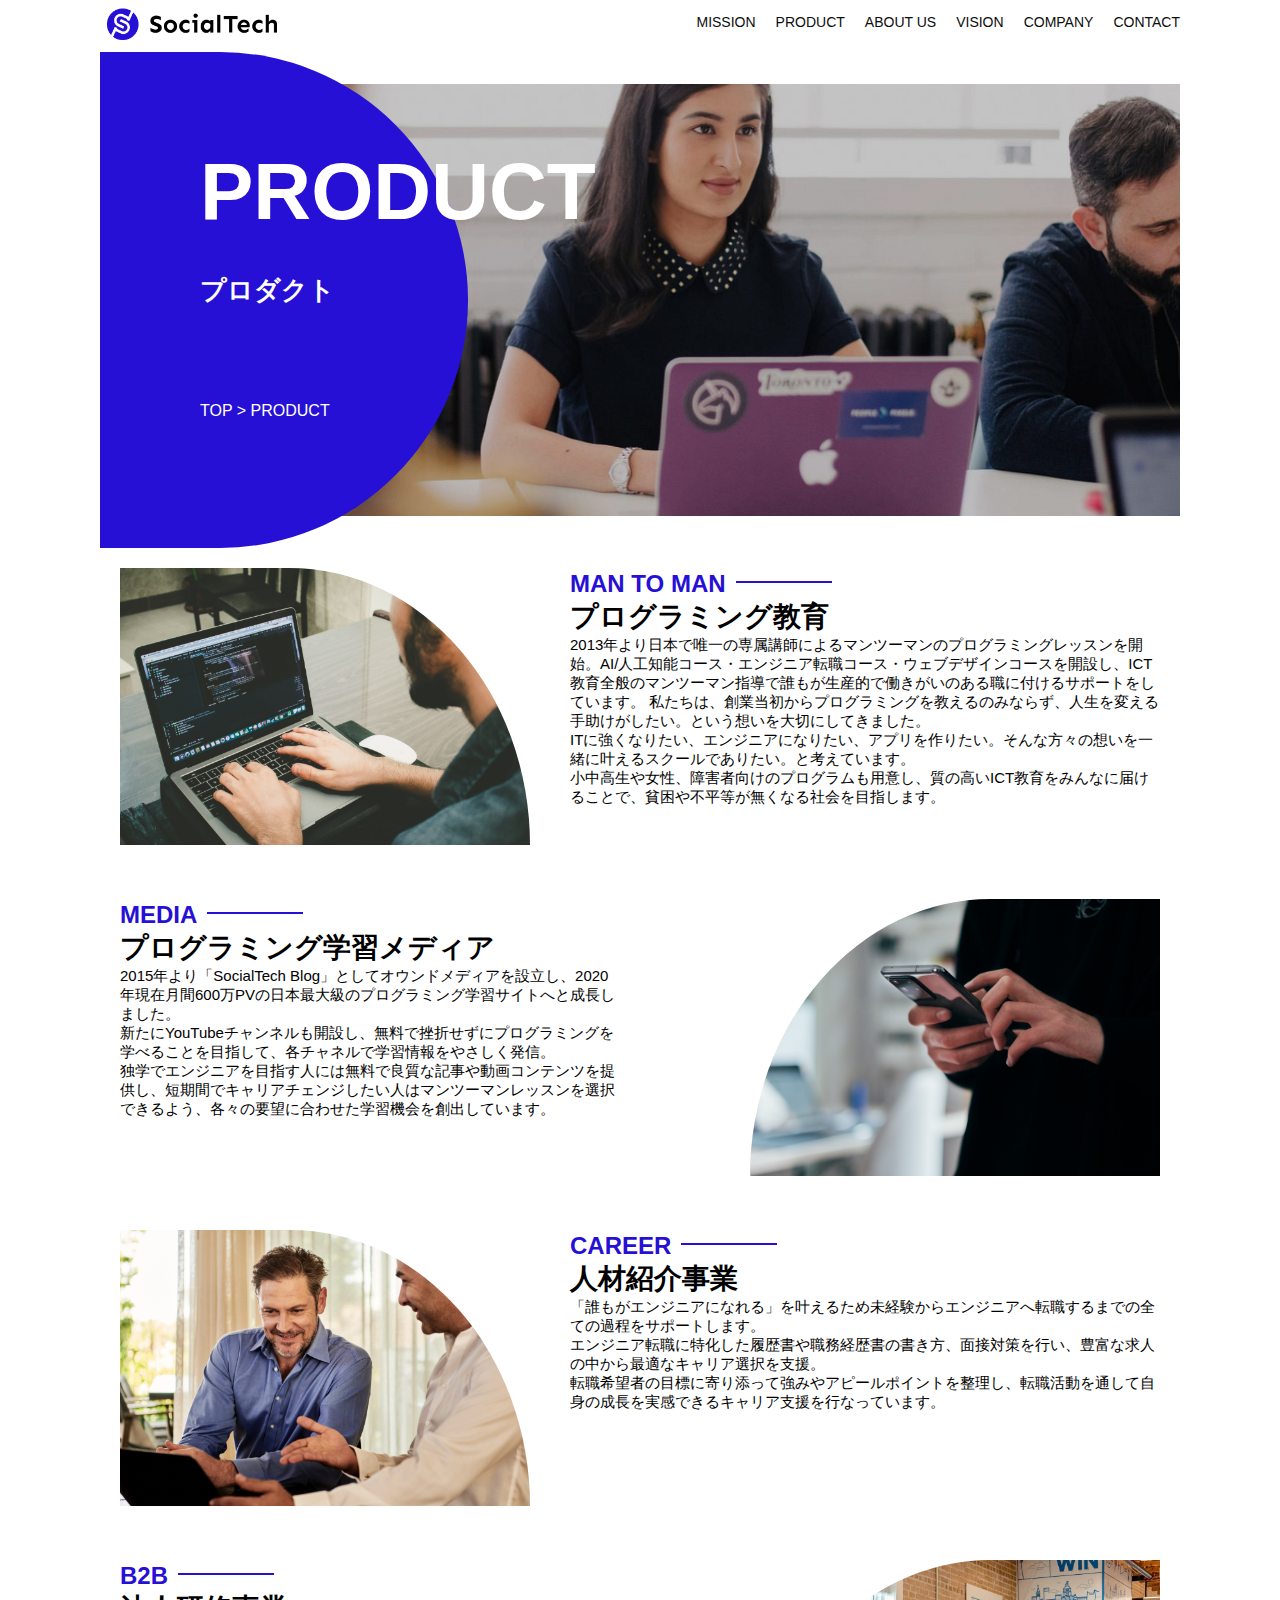
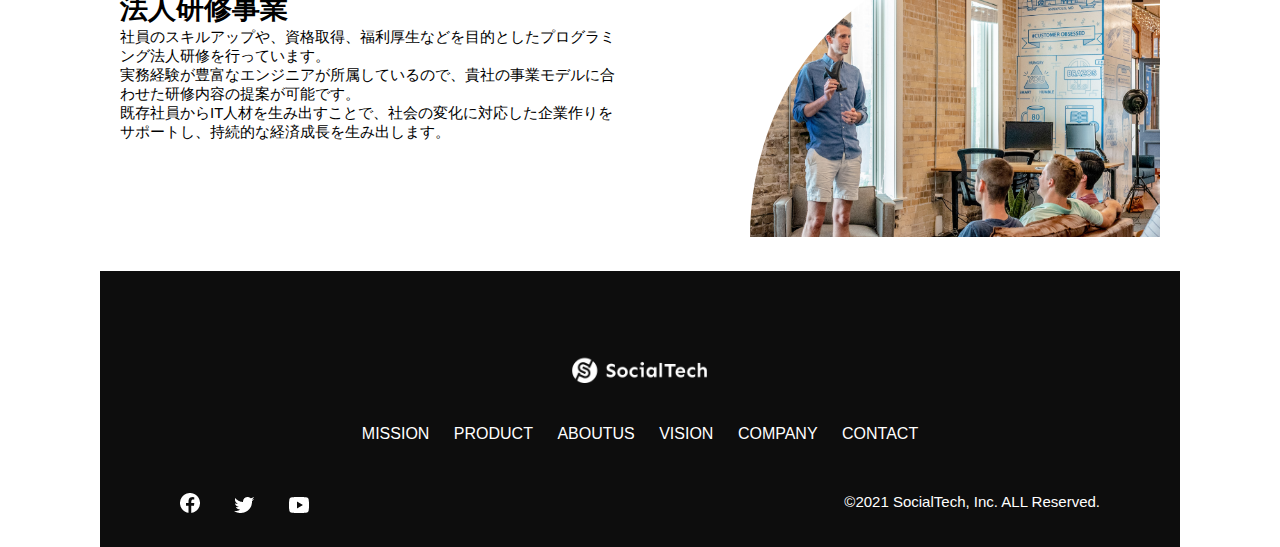
<file: product.html>
<!DOCTYPE html>
<html>
    <head>
        <title>SocialTech -PRODUCT プロダクト-</title>
        <meta name="description" content="SocialTechの4つのプロダクトを紹介します。">
        <meta charset="utf-8">
        <meta name="viewport" content="width=device-width" initial-scale="1.0">
        <link rel="stylesheet" href="style.css">
    </head>

    <body>
        <!-- ヘッダー -->
        <header>
            <!-- ロゴ -->
            <a href="index.html" id="logo">
                <img src="images/logo.png" alt="トップページに戻る">
            </a>
            <!-- PC用ナビゲーション -->
            <nav id="nav-pc">
                <ul>
                    <li><a href="mission.html">MISSION</a></li>
                    <li><a href="product.html">PRODUCT</a></li>
                    <li><a href="index.html#aboutus">ABOUT US</a></li>
                    <li><a href="index.html#vision">VISION</a></li>
                    <li><a href="index.html#company">COMPANY</a></li>
                    <li><a href="index.html#contact">CONTACT</a></li>
                </ul>
            </nav>
            <!-- スマートフォン用メニューボタン -->
            <button id="menu-sp" onclick="document.getElementById('nav-sp').style.display = 'block'">
                <img src="images/button-menu.png" alt="ナビゲーションリンクを開く">
            </button>
            <!-- スマートフォン用ナビゲーション -->
             <div id="nav-sp">
                <button id="close" onclick="document.getElementById('nav-sp').style.display = 'none'">
                    <img src="images/button-close.png" alt="ナビゲーションを閉じる">
                </button>

                <nav>
                    <ul>
                        <li>
                            <a id="logo-sp" href="index.html" onclick="document.getElementById('nav-sp').style.display = 'none'"><img src="images/logo-sp.png" alt="トップページに戻る"></a>
                        </li>
                        <li><a class="menu" href="mission.html" onclick="document.getElementById('nav-sp').style.display = 'none'">MISSION</a></li>
                        <li><a class="menu" href="product.html" onclick="document.getElementById('nav-sp').style.display = 'none'">PRODUCT</a></li>
                        <li><a class="menu" href="index.html#aboutus" onclick="document.getElementById('nav-sp').style.display = 'none'">ABOUTUS</a></li>
                        <li><a class="menu" href="index.html#vision" onclick="document.getElementById('nav-sp').style.display = 'none'">VISION</a></li>
                        <li><a class="menu" href="index.html#company" onclick="document.getElementById('nav-sp').style.display = 'none'">COMPANY</a></li>
                        <li><a class="menu" href="index.html#contact" onclick="document.getElementById('nav-sp').style.display = 'none'">CONTACT</a></li>
                    </ul>
                </nav>
                <div id="sns">
                    <a href="https://www.facebook.com/sejuku2013">
                        <img src="images/button-facebook.png" alt="Facebookのリンク">
                    </a>
                    <a href="https://twitter.com/samuraijuku">
                        <img src="images/button-twitter.png" alt="Twitterのリンク">
                    </a>
                    <a href="https://www.youtube.com/channel/UCCFOQO5aDK0xXam4cUQXT8g">
                        <img src="images/button-youtube.png" alt="YouTubeのリンク">
                    </a>
                </div>
             </div>
        </header>

        <main>
            <article>
                <section id="product-main">
                    <div class="product-main-inner">
                        <div id="product-title">
                            <h1>PRODUCT<br><span>プロダクト</span></h1>
                            <p>TOP > PRODUCT</p>
                        </div>
                    </div>
                </section>

                <section class="product-section product-section-left">
                    <div class="product-section-img">
                        <img src="images/product/product-mantoman.png" alt="PCでコードを書く男性">
                    </div>
                    <div class="product-read">
                        <h2 class="product-h2">MAN TO MAN</h2>
                        <h3 class="product-h3">プログラミング教育</h3>
                        <p>
                            2013年より日本で唯一の専属講師によるマンツーマンのプログラミングレッスンを開始。AI/人工知能コース・エンジニア転職コース・ウェブデザインコースを開設し、ICT教育全般のマンツーマン指導で誰もが生産的で働きがいのある職に付けるサポートをしています。 私たちは、創業当初からプログラミングを教えるのみならず、人生を変える手助けがしたい。という想いを大切にしてきました。<br>ITに強くなりたい、エンジニアになりたい、アプリを作りたい。そんな方々の想いを一緒に叶えるスクールでありたい。と考えています。<br>小中高生や女性、障害者向けのプログラムも用意し、質の高いICT教育をみんなに届けることで、貧困や不平等が無くなる社会を目指します。
                        </p>
                    </div>
                </section>

                <section class="product-section product-section-right">
                    <div class="product-read">
                        <h2 class="product-h2">MEDIA</h2>
                        <h3 class="product-h3">プログラミング学習メディア</h3>
                        <p>
                            2015年より「SocialTech Blog」としてオウンドメディアを設立し、2020年現在月間600万PVの日本最大級のプログラミング学習サイトへと成長しました。<br>新たにYouTubeチャンネルも開設し、無料で挫折せずにプログラミングを学べることを目指して、各チャネルで学習情報をやさしく発信。<br>独学でエンジニアを目指す人には無料で良質な記事や動画コンテンツを提供し、短期間でキャリアチェンジしたい人はマンツーマンレッスンを選択できるよう、各々の要望に合わせた学習機会を創出しています。
                        </p>
                    </div>
                    <div class="product-section-img">
                        <img src="images/product/product-media.png" alt="スマートフォンを操作する人">
                    </div>
                </section>

                <section class="product-section product-section-left">
                    <div class="product-section-img">
                        <img src="images/product/product-career.png" alt="笑顔で話し合う2人の男性">
                    </div>
                    <div class="product-read">
                        <h2 class="product-h2">CAREER</h2>
                        <h3 class="product-h3">人材紹介事業</h3>
                        <p>
                            「誰もがエンジニアになれる」を叶えるため未経験からエンジニアへ転職するまでの全ての過程をサポートします。<br>エンジニア転職に特化した履歴書や職務経歴書の書き方、面接対策を行い、豊富な求人の中から最適なキャリア選択を支援。<br>転職希望者の目標に寄り添って強みやアピールポイントを整理し、転職活動を通して自身の成長を実感できるキャリア支援を行なっています。<br>
                        </p>
                    </div>
                </section>

                <section class="product-section product-section-right">
                    <div class="product-read">
                        <h2 class="product-h2">B2B</h2>
                        <h3 class="product-h3">法人研修事業</h3>
                        <p>
                            社員のスキルアップや、資格取得、福利厚生などを目的としたプログラミング法人研修を行っています。<br>実務経験が豊富なエンジニアが所属しているので、貴社の事業モデルに合わせた研修内容の提案が可能です。<br>既存社員からIT人材を生み出すことで、社会の変化に対応した企業作りをサポートし、持続的な経済成長を生み出します。
                        </p>
                    </div>
                    <div class="product-section-img">
                        <img src="images/product/product-b2b.png" alt="講演中の男性とそれを聴く人々">
                    </div>
                </section>
            </article>
        </main>

        <footer>
            <div id="footer-logo">
                <img src="images/logo-sp.png" alt="SocialTech">
            </div>
            <div id="footer-link">
                <a href="mission.html">MISSION</a>
                <a href="product.html">PRODUCT</a>
                <a href="index.html#aboutus">ABOUTUS</a>
                <a href="index.html#vision">VISION</a>
                <a href="index.html#company">COMPANY</a>
                <a href="index.html#contact">CONTACT</a>
            </div>
            <div id="sns-footer">
                <div class="sns-btns">
                    <a href="https://www.facebook.com/sejuku2013"><img src="images/button-facebook.png" alt="Facebookのリンク"></a>
                    <a href="https://twitter.com/samuraijuku"><img src="images/button-twitter.png" alt="Twitterのリンク"></a>
                    <a href="https://www.youtube.com/channel/UCCFOQO5aDK0xXam4cUQXT8g"><img src="images/button-youtube.png" alt="YouTubeのリンク"></a>
                </div>
                <p id="copyright">&copy;2021 SocialTech, Inc. ALL Reserved.</p>
            </div>
        </footer>
    </body>
</html>
</file>
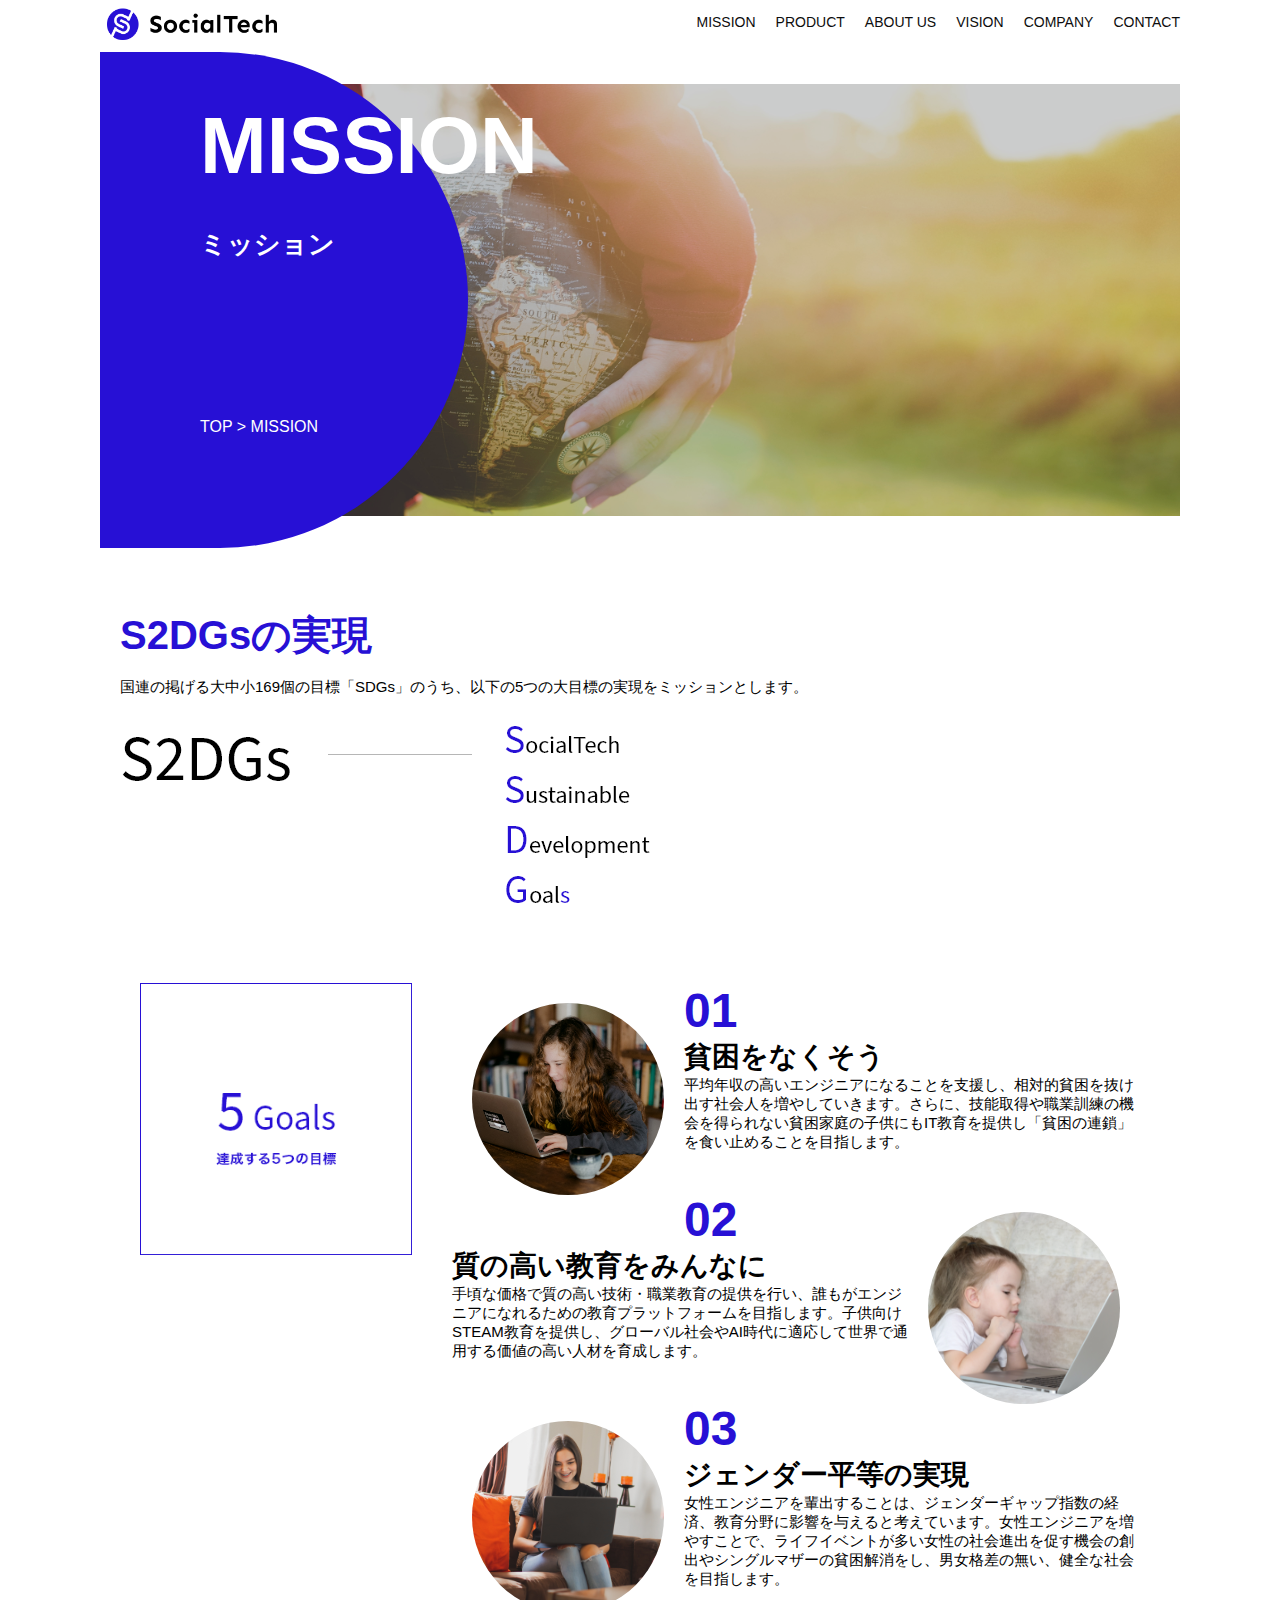
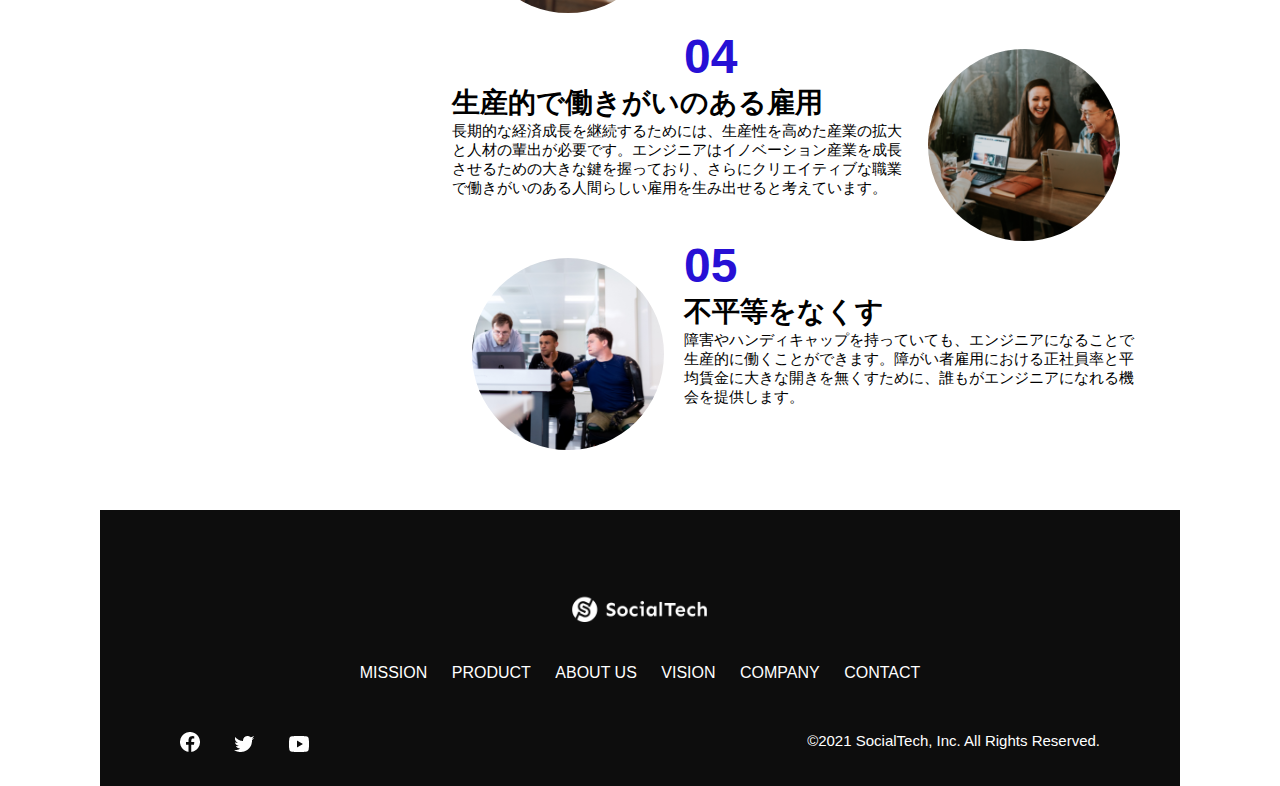
<file: 正解ソースコード/mission.html>
<!DOCTYPE html>
<html>
  <head>
    <title>SocialTech - MISSION ミッション -</title>
    <meta charset="utf-8">
    <meta name="description" content="SocialTechが目指す5つの目標（S2DGs）を紹介します">
    <meta name="viewport" content="width=device-width, initial-scale=1.0">
    <link rel="stylesheet" href="style.css">
  </head>

  <body>
    <!-- ヘッダー -->
    <header>
      <!-- ロゴ -->
      <a href="index.html" id="logo">
        <img src="images/logo.png" alt="トップページに戻る">
      </a>

      <!-- PC用ナビゲーション -->
      <nav id="nav-pc">
        <ul>
          <li><a href="mission.html">MISSION</a></li>
          <li><a href="product.html">PRODUCT</a></li>
          <li><a href="index.html#aboutus">ABOUT US</a></li>
          <li><a href="index.html#vision">VISION</a></li>
          <li><a href="index.html#company">COMPANY</a></li>
          <li><a href="index.html#contact">CONTACT</a></li>
        </ul>
      </nav>

      <!-- スマホ用メニューボタン -->
      <button id="menu-sp" onclick="document.getElementById('nav-sp').style.display = 'block'">
        <img src="images/button-menu.png" alt="ナビゲーションを開く">
      </button>

      <!-- スマホ用ナビゲーション -->
      <div id="nav-sp">
        <button id="close" onclick="document.getElementById('nav-sp').style.display = 'none'">
          <img src="images/button-close.png" alt="ナビゲーションを閉じる">
        </button>

        <nav>
          <ul>
            <li>
              <a id="logo-sp" href="index.html" onclick="document.getElementById('nav-sp').style.display = 'none'"><img src="images/logo-sp.png" alt="トップページに戻る"></a>
            </li>
            <li><a class="menu" href="mission.html" onclick="document.getElementById('nav-sp').style.display = 'none'">MISSION</a></li>
            <li><a class="menu" href="product.html" onclick="document.getElementById('nav-sp').style.display = 'none'">PRODUCT</a></li>
            <li><a class="menu" href="index.html#aboutus" onclick="document.getElementById('nav-sp').style.display = 'none'">ABOUT US</a></li>
            <li><a class="menu" href="index.html#vision" onclick="document.getElementById('nav-sp').style.display = 'none'">VISION</a></li>
            <li><a class="menu" href="index.html#company" onclick="document.getElementById('nav-sp').style.display = 'none'">COMPANY</a></li>
            <li><a class="menu" href="index.html#contact" onclick="document.getElementById('nav-sp').style.display = 'none'">CONTACT</a></li>
          </ul>
        </nav>
        <div id="sns">
          <a href="https://www.facebook.com/sejuku2013">
            <img src="images/button-facebook.png" alt="Facebookのリンク">
          </a>
          <a href="https://twitter.com/samuraijuku">
            <img src="images/button-twitter.png" alt="Twitterのリンク">
          </a>
          <a href="https://www.youtube.com/channel/UCCFOQO5aDK0xXam4cUQXT8g">
            <img src="images/button-youtube.png" alt="YouTubeのリンク">
          </a>
        </div>
      </div>
    </header>

    <main>
      <article>
        <section id="mission-main">
          <div class="mission-main-inner">
            <div id="mission-title">
              <h1>MISSION<br><span>ミッション</span></h1>
              <p>TOP > MISSION</p>
            </div>
          </div>
        </section>

        <section id="mission-s2dgs">
          <h2 class="mission-h2">S2DGsの実現</h2>
          <p>国連の掲げる大中小169個の目標「SDGs」のうち、以下の5つの大目標の実現をミッションとします。</p>
          <img src="images/mission/mission-s2dgs.png" alt="S2DGs">
        </section>

        <section id="mission-five-goals">
          <div class="five-goals-image">
            <img src="images/mission/mission-5goals.png" alt="5Goals">
          </div>
          <div class="five-goals-read">
            <div>
              <img class="fivegoals-image-left" src="images/mission/mission-5goals01.png" alt="PCを操作する女の子">
              <span class="fivegoals-number">01</span>
              <h3 class="fivegoals-h3">貧困をなくそう</h3>
              <p class="fivegoals-p">平均年収の高いエンジニアになることを支援し、相対的貧困を抜け出す社会人を増やしていきます。さらに、技能取得や職業訓練の機会を得られない貧困家庭の子供にもIT教育を提供し「貧困の連鎖」を食い止めることを目指します。</p>
            </div>
            <div>
              <img class="fivegoals-image-right" src="images/mission/mission-5goals02.png" alt="PCを見つめる小さい女の子">
              <span class="fivegoals-number">02</span>
              <h3 class="fivegoals-h3">質の高い教育をみんなに</h3>
              <p class="fivegoals-p">手頃な価格で質の高い技術・職業教育の提供を行い、誰もがエンジニアになれるための教育プラットフォームを目指します。子供向けSTEAM教育を提供し、グローバル社会やAI時代に適応して世界で通用する価値の高い人材を育成します。</p>
            </div>
            <div>
              <img class="fivegoals-image-left" src="images/mission/mission-5goals03.png" alt="PCを操作する女性">

              <span class="fivegoals-number">03</span>
              <h3 class="fivegoals-h3">ジェンダー平等の実現</h3>
              <p class="fivegoals-p">女性エンジニアを輩出することは、ジェンダーギャップ指数の経済、教育分野に影響を与えると考えています。女性エンジニアを増やすことで、ライフイベントが多い女性の社会進出を促す機会の創出やシングルマザーの貧困解消をし、男女格差の無い、健全な社会を目指します。</p>
            </div>
            <div>
              <img class="fivegoals-image-right" src="images/mission/mission-5goals04.png" alt="笑顔で話し合う3人の男女">
              <span class="fivegoals-number">04</span>
              <h3 class="fivegoals-h3">生産的で働きがいのある雇用</h3>
              <p class="fivegoals-p">長期的な経済成長を継続するためには、生産性を高めた産業の拡大と人材の輩出が必要です。エンジニアはイノベーション産業を成長させるための大きな鍵を握っており、さらにクリエイティブな職業で働きがいのある人間らしい雇用を生み出せると考えています。</p>
            </div>
            <div>
              <img class="fivegoals-image-left" src="images/mission/mission-5goals05.png" alt="障害を持つ男性が生き生きと働く様子">
              <span class="fivegoals-number">05</span>
              <h3 class="fivegoals-h3">不平等をなくす</h3>
              <p class="fivegoals-p">障害やハンディキャップを持っていても、エンジニアになることで生産的に働くことができます。障がい者雇用における正社員率と平均賃金に大きな開きを無くすために、誰もがエンジニアになれる機会を提供します。</p>
            </div>
          </div>
        </section>
      </article>
    </main>

    <footer>
      <div id="footer-logo">
        <img src="images/logo-sp.png" alt="SocialTech">
      </div>
      <div id="footer-link">
        <a href="mission.html">MISSION</a>
        <a href="product.html">PRODUCT</a>
        <a href="index.html#aboutus">ABOUT US</a>
        <a href="index.html#vision">VISION</a>
        <a href="index.html#company">COMPANY</a>
        <a href="index.html#contact">CONTACT</a>
      </div>
      <div id="sns-footer">
        <div class="sns-btns">
          <a href="https://www.facebook.com/sejuku2013"><img src="images/button-facebook.png" alt="Facebookのリンク"></a>
          <a href="https://twitter.com/samuraijuku"><img src="images/button-twitter.png" alt="Twitterのリンク"></a>
          <a href="https://www.youtube.com/channel/UCCFOQO5aDK0xXam4cUQXT8g"><img src="images/button-youtube.png" alt="YouTubeのリンク"></a>
        </div>
        <p id="copyright">&copy;2021 SocialTech, Inc. All Rights Reserved.</p>
      </div>
    </footer>

  </body>
</html>
</file>
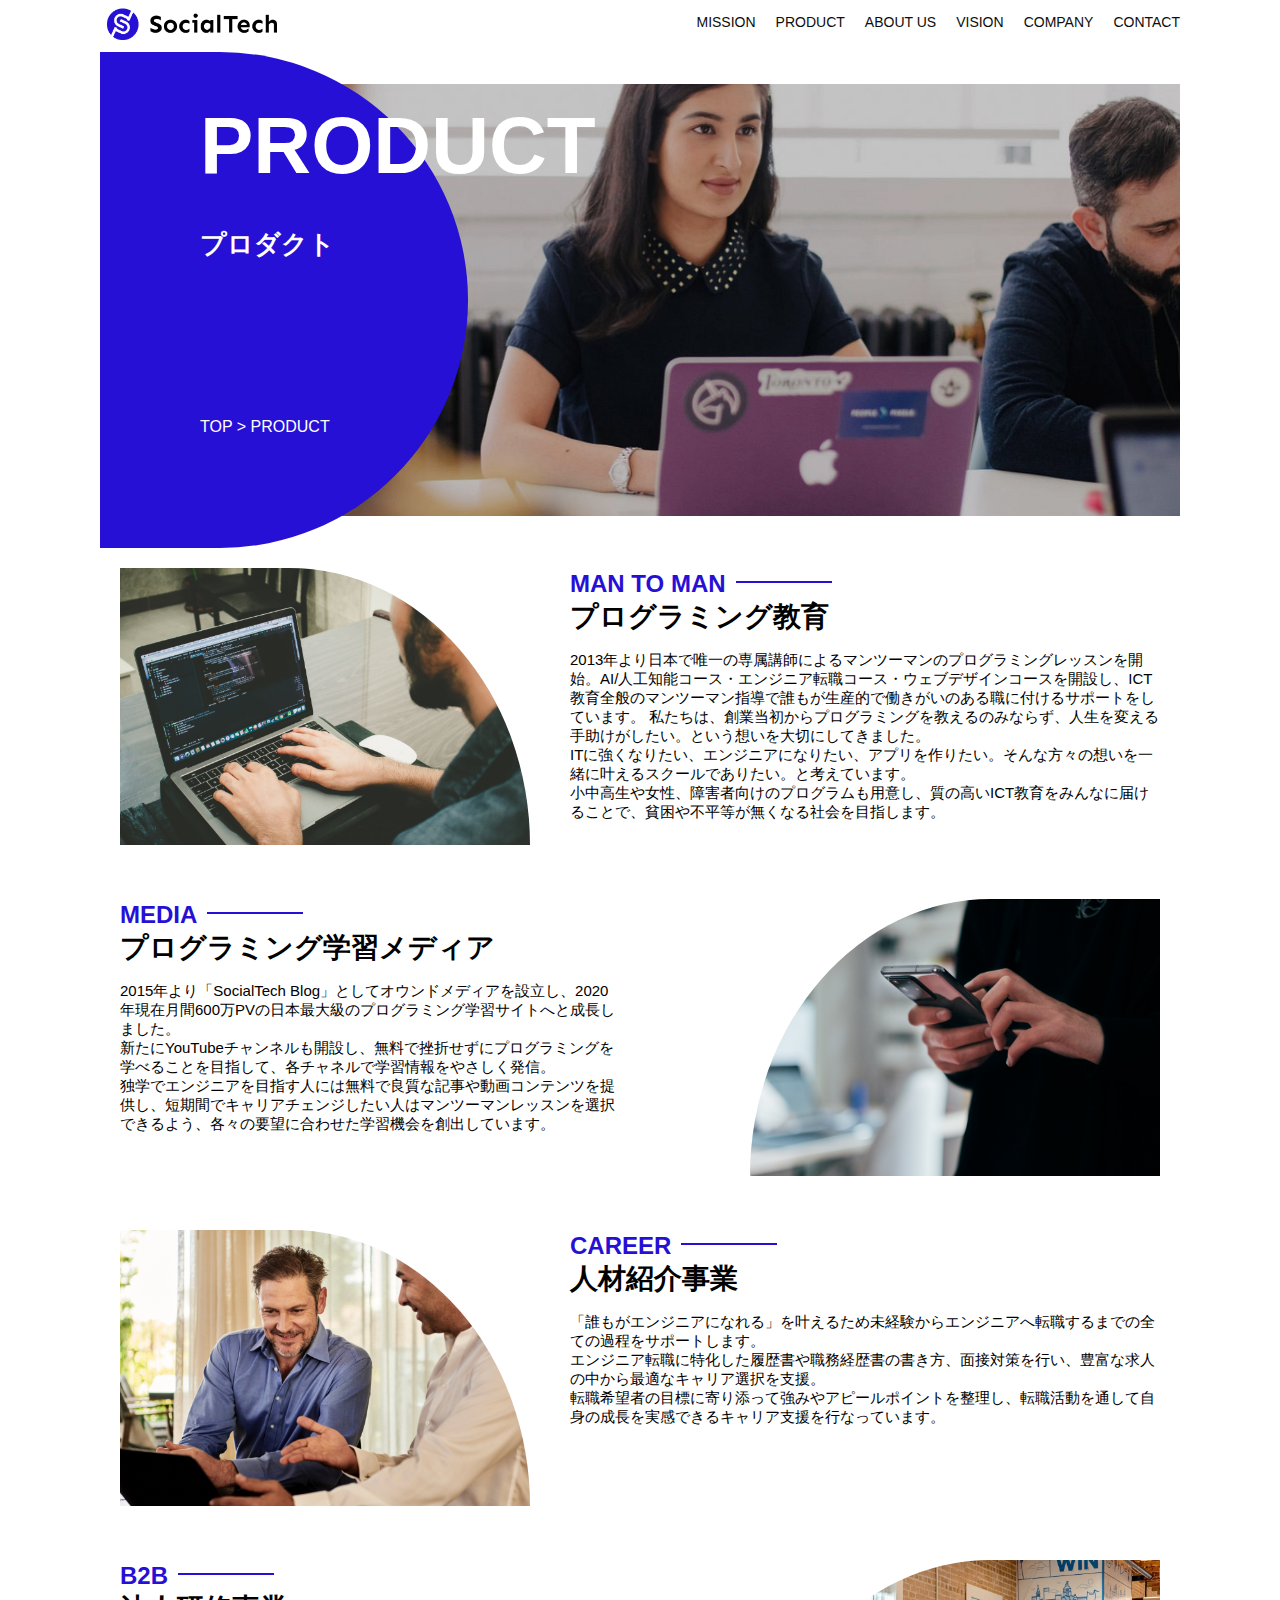
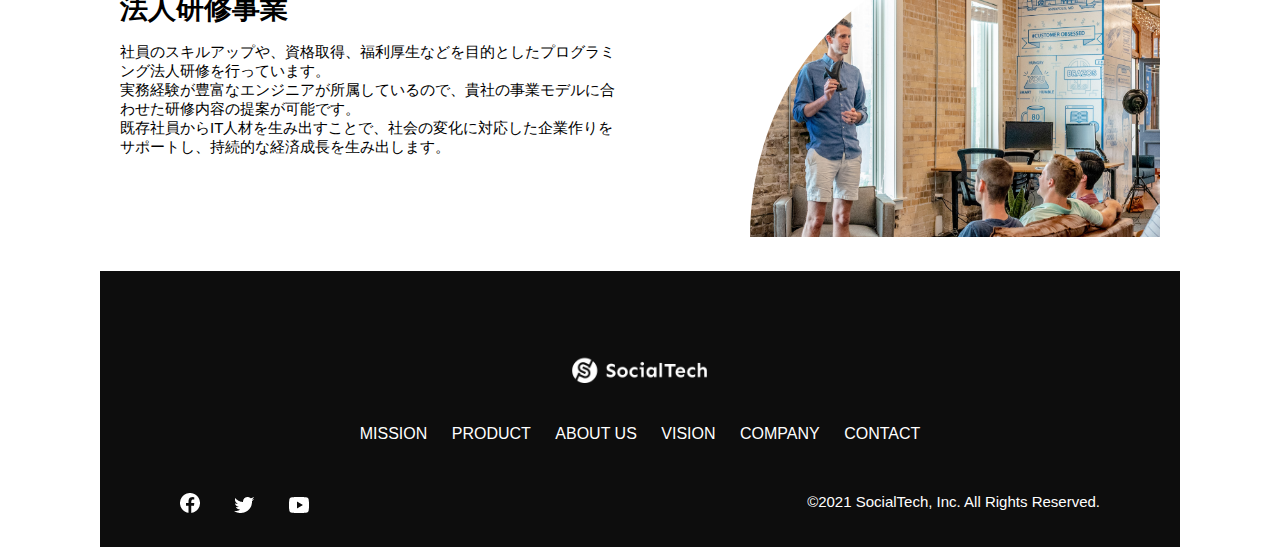
<file: 正解ソースコード/product.html>
<!DOCTYPE html>
<html>
  <head>
    <title>SocialTech -PRODUCT プロダクト-</title>
    <meta charset="utf-8">
    <meta name="description" content="SocialTechの4つのプロダクトを紹介します">
    <meta name="viewport" content="width=device-width, initial-scale=1.0">
    <link rel="stylesheet" href="style.css">
  </head>

  <body>
    <!-- ヘッダー -->
    <header>
      <!-- ロゴ -->
      <a href="index.html" id="logo">
        <img src="images/logo.png" alt="トップページに戻る">
      </a>

      <!-- PC用ナビゲーション -->
      <nav id="nav-pc">
        <ul>
          <li><a href="mission.html">MISSION</a></li>
          <li><a href="product.html">PRODUCT</a></li>
          <li><a href="index.html#aboutus">ABOUT US</a></li>
          <li><a href="index.html#vision">VISION</a></li>
          <li><a href="index.html#company">COMPANY</a></li>
          <li><a href="index.html#contact">CONTACT</a></li>
        </ul>
      </nav>

      <!-- スマホ用メニューボタン -->
      <button id="menu-sp" onclick="document.getElementById('nav-sp').style.display = 'block'">
        <img src="images/button-menu.png" alt="ナビゲーションを開く">
      </button>

      <!-- スマホ用ナビゲーション -->
      <div id="nav-sp">
        <button id="close" onclick="document.getElementById('nav-sp').style.display = 'none'">
          <img src="images/button-close.png" alt="ナビゲーションを閉じる">
        </button>

        <nav>
          <ul>
            <li>
              <a id="logo-sp" href="index.html" onclick="document.getElementById('nav-sp').style.display = 'none'"><img src="images/logo-sp.png" alt="トップページに戻る"></a>
            </li>
            <li><a class="menu" href="mission.html" onclick="document.getElementById('nav-sp').style.display = 'none'">MISSION</a></li>
            <li><a class="menu" href="product.html" onclick="document.getElementById('nav-sp').style.display = 'none'">PRODUCT</a></li>
            <li><a class="menu" href="index.html#aboutus" onclick="document.getElementById('nav-sp').style.display = 'none'">ABOUT US</a></li>
            <li><a class="menu" href="index.html#vision" onclick="document.getElementById('nav-sp').style.display = 'none'">VISION</a></li>
            <li><a class="menu" href="index.html#company" onclick="document.getElementById('nav-sp').style.display = 'none'">COMPANY</a></li>
            <li><a class="menu" href="index.html#contact" onclick="document.getElementById('nav-sp').style.display = 'none'">CONTACT</a></li>
          </ul>
        </nav>
        <div id="sns">
          <a href="https://www.facebook.com/sejuku2013">
            <img src="images/button-facebook.png" alt="Facebookのリンク">
          </a>
          <a href="https://twitter.com/samuraijuku">
            <img src="images/button-twitter.png" alt="Twitterのリンク">
          </a>
          <a href="https://www.youtube.com/channel/UCCFOQO5aDK0xXam4cUQXT8g">
            <img src="images/button-youtube.png" alt="YouTubeのリンク">
          </a>
        </div>
      </div>
    </header>

    <main>
      <article>
        <section id="product-main">
          <div class="product-main-inner">
            <div id="product-title">
              <h1>PRODUCT<br><span>プロダクト</span></h1>
              <p>TOP > PRODUCT</p>
            </div>
          </div>
        </section>

        <section class="product-section product-section-left">
          <div class="product-section-img">
            <img src="images/product/product-mantoman.png" alt="PCでコードを書く男性">
          </div>
          <div class="product-read">
            <h2 class="product-h2">MAN TO MAN</h2>
            <h3 class="product-h3">プログラミング教育</h3>
            <p>
              2013年より日本で唯一の専属講師によるマンツーマンのプログラミングレッスンを開始。AI/人工知能コース・エンジニア転職コース・ウェブデザインコースを開設し、ICT教育全般のマンツーマン指導で誰もが生産的で働きがいのある職に付けるサポートをしています。 私たちは、創業当初からプログラミングを教えるのみならず、人生を変える手助けがしたい。という想いを大切にしてきました。<br>ITに強くなりたい、エンジニアになりたい、アプリを作りたい。そんな方々の想いを一緒に叶えるスクールでありたい。と考えています。<br>小中高生や女性、障害者向けのプログラムも用意し、質の高いICT教育をみんなに届けることで、貧困や不平等が無くなる社会を目指します。
            </p>
          </div>
        </section>

        <section class="product-section product-section-right">
          <div class="product-read">
            <h2 class="product-h2">MEDIA</h2>
            <h3 class="product-h3">プログラミング学習メディア</h3>
            <p>2015年より「SocialTech Blog」としてオウンドメディアを設立し、2020年現在月間600万PVの日本最大級のプログラミング学習サイトへと成長しました。<br>新たにYouTubeチャンネルも開設し、無料で挫折せずにプログラミングを学べることを目指して、各チャネルで学習情報をやさしく発信。<br>独学でエンジニアを目指す人には無料で良質な記事や動画コンテンツを提供し、短期間でキャリアチェンジしたい人はマンツーマンレッスンを選択できるよう、各々の要望に合わせた学習機会を創出しています。</p>
          </div>
          <div class="product-section-img">
            <img src="images/product/product-media.png" alt="スマートフォンを操作する人">
          </div>
        </section>

        <section class="product-section product-section-left">
          <div class="product-section-img">
            <img src="images/product/product-career.png" alt="笑顔で話し合う2人の男性">
          </div>
          <div class="product-read">
            <h2 class="product-h2">CAREER</h2>
            <h3 class="product-h3">人材紹介事業</h3>
            <p>「誰もがエンジニアになれる」を叶えるため未経験からエンジニアへ転職するまでの全ての過程をサポートします。<br>エンジニア転職に特化した履歴書や職務経歴書の書き方、面接対策を行い、豊富な求人の中から最適なキャリア選択を支援。<br>転職希望者の目標に寄り添って強みやアピールポイントを整理し、転職活動を通して自身の成長を実感できるキャリア支援を行なっています。<br></p>
          </div>
        </section>

        <section class="product-section product-section-right">
          <div class="product-read">
            <h2 class="product-h2">B2B</h2>
            <h3 class="product-h3">法人研修事業</h3>
            <p>社員のスキルアップや、資格取得、福利厚生などを目的としたプログラミング法人研修を行っています。<br>実務経験が豊富なエンジニアが所属しているので、貴社の事業モデルに合わせた研修内容の提案が可能です。<br>既存社員からIT人材を生み出すことで、社会の変化に対応した企業作りをサポートし、持続的な経済成長を生み出します。</p>
          </div>
          <div class="product-section-img">
            <img src="images/product/product-b2b.png" alt="講演中の男性とそれを聴く人々">
          </div>
        </section>
      </article>
    </main>

    <footer>
      <div id="footer-logo">
        <img src="images/logo-sp.png" alt="SocialTech">
      </div>
      <div id="footer-link">
        <a href="mission.html">MISSION</a>
        <a href="product.html">PRODUCT</a>
        <a href="index.html#aboutus">ABOUT US</a>
        <a href="index.html#vision">VISION</a>
        <a href="index.html#company">COMPANY</a>
        <a href="index.html#contact">CONTACT</a>
      </div>
      <div id="sns-footer">
        <div class="sns-btns">
          <a href="https://www.facebook.com/sejuku2013"><img src="images/button-facebook.png" alt="Facebookのリンク"></a>
          <a href="https://twitter.com/samuraijuku"><img src="images/button-twitter.png" alt="Twitterのリンク"></a>
          <a href="https://www.youtube.com/channel/UCCFOQO5aDK0xXam4cUQXT8g"><img src="images/button-youtube.png" alt="YouTubeのリンク"></a>
        </div>
        <p id="copyright">&copy;2021 SocialTech, Inc. All Rights Reserved.</p>
      </div>
    </footer>
    
  </body>
</html>
</file>
<file: style.css>
/* リセットスタイル */
p,a,h1,h2,h3,div,body,header,main,footer{
    margin: 0;
    padding: 0;
}

/* PC、スマホ共通スタイル */
*{
    box-sizing: border-box;
}

p{
    font-size: 15px;
}

html, body {
    margin: 0;
    padding: 0;
    width: 100%;
}

body{
    max-width: 1080px;
    margin: 0 auto 0 auto;
    font-family: "Source Sans Pro", "Hiragino Kaku Gothic ProN", "Meiryo", Arial, sans-serif;
}

/* ナビゲーションのレイアウト */
#nav-pc{
    font-size: 14px;
}

#nav-pc ul{
    display: flex;
    padding-left: 0;
}

#nav-pc li{
    list-style: none;
}

/* ナビゲーションリンクの装飾設定 */
#nav-pc a{
    text-decoration: none;
    margin-left: 20px;
    color: #0d0d0d;
}

#nav-pc a:hover{
    text-decoration: underline;
}

/* スマホ用ナビを非表示 */
    #nav-sp,#menu-sp{
        display: none;
    }

/* ヘッダー */
header{
    display: flex;
    justify-content: space-between;
}

/* メインビジュアル */
#main-visual{
    position: relative;
    height: 400px;
}

#main-message{
    position: absolute;
    top: 0;
    left: 0;
    background-color: #2710d5;
    color: #ffffff;
    border-radius: 0 0 476px 0;
    max-width: 620px;
    width: 100%;
    height: 100%;
    z-index: 11;
}

#main-message h1{
    font-size: 60px;
    margin: 100px 0 0 50px;
}

#main-message > p{
    font-size: 28px;
    margin: 0 0 0 50px
}

#main-visual > img{
    max-width: 620px;
    border-radius: 476px 0 0 0;
    position: absolute;
    top: 0;
    right: 0;
    z-index: 10;
}

/* 見出し */
h2{
    margin: 40px 0 0 0;
}

h2::after{
    content: url("images/line.png");
    margin-left: 10px;
}

h3{
    font-size: 27px;
}

/* ミッション */
#mission{
    margin: 80px auto;
}

#mission-flex{
    display: flex;
}

#mission-flex > div{
    width: 50%;
    margin: 20px;
}

#mission-photo {
    width: 100%;
}

#s2dgs{
    margin-top: 50px;
    width: 100%;
}

/* プロダクト */
#product{
    background-color: #fafafa;
    margin: 80px 0 80px 0;
    padding: 10px 40px 0px 40px;
}

/* 外枠 */
#product .product-flex{
    margin-top: 40px;
    display: flex;
}

/* 左のカラム */
#product-left{
    width: 50%;
    margin-right: 20px;
}

/* 右のカラム */
#product-right{
    width: 50%;
    margin-left: 20px;
    margin-top: 80px;
}

/* 画像+説明の枠 */
#product-left > div{
    position: relative;
    height: 480px;
    margin-right: 20px;
}

#product-right > div{
    position: relative;
    height: 480px;
    margin-left: 20px;
}

/* 画像 */
.product-photo{
    width: 100%;
}

/* 説明文の枠 */
.product-explain{
    background-color: #ffffff;
    position: absolute;
    left: 0;
    bottom: 50px;
    margin: 0 40px 0 40px;
    padding: 20px;
    box-shadow: 5px 5px 10px rgba(0, 0, 0, 0.05);
}

/* 説明文の英語 */
.product-explain > span{
    color: #2710d5;
    font-weight: bold;
    font-size: 16px;
    margin: 0;
}

/* 説明文の見出し */
.product-explain > h3{
    margin: 5px 0 5px 0;
}

/* 説明文 */
.product-explain > p{
    font-size: 14px;
    margin: 0;
}

/* もっと見るボタン */
#product-more{
    text-align: center;
}

#product-more a{
    position: relative;
    bottom: -42px;
}

/* ABOUT US */
#aboutus{
    margin: 80px auto;
}

/* 3つの組織文化と画像を入れる枠 */
#aboutus > div{
    display: flex;
}

/* 画像 */
.culture-img{
    width: 50%;
    align-self: flex-start;
}

.culture-img2{
    margin-top: 50px;
    width: 100%;
}

/* 3つの組織文化の表 */
.culture-table{
    margin-right: 50px;
}

/* 表の番号 */
.culture-num{
    font-size: 80px;
    color: #2710d5;
    padding: 0 20px 0 0;
}

/* 表の見出し */
.culture-table th{
    text-align: left;
    font-size: 28px;
    font-weight: bold;
}

/* 組織文化英語 */
.culture-en{
    color: #2710d5;
    font-size: 24px;
}

/* 表の説明文 */
.culture-description{
    margin: 0;
}

/* VISION */
#vision{
    margin: 80px auto;
}

/* セクション内の外枠 */
#vision > div{
    display: flex;
    justify-content: space-between;
    flex-wrap: wrap;
}

.vision-box{
    width: 300px;
    height: 300px;
    margin-bottom: 30px;
    position: relative;
}

/* 行動指針 */
.vision-box > img{
    width: 100%;
    position: relative;
    z-index: 30;
}

/* 行動指針の外枠 */
.vision-box > div{
    position: absolute;
    top: 0;
    left: 0;
    z-index: 31;
    margin-right: 20px;
}

/* 英語の見出し */
.vision-box > div > h4{
    color: #2710d5;
    font-size: 19px;
    margin: 80px 0 0 0;
}

.vision-box > div > h4::first-letter{
    font-size: 40px;
}

/* 日本語の見出し */
.vision-box > div > h5{
    font-size: 20px;
    margin: 0 0 0 0;
}

/* 説明文 */
.vision-box > div > p{
    margin: 10px 0 0 0;
}

/* 会社概要 */
#company{
    margin: 80px auto;
}

/* 表 */
#company-table{
    width: 100%;
}

/* 2行目以降の見出し */
.tableheader{
    text-align: left;
    padding: 20px;
    border-bottom-color: #2710d5;
    border-bottom-width: 1px;
    border-bottom-style: solid;
    width: 100px;
}

/* 1行目の見出し */
.tableheader-first{
    border-top-color: #2710d5;
    border-top-width: 1px;
    border-top-style: solid;
}

/* セル */
.cell{
    padding: 30px;
    border-bottom-color: #ececec;
    border-bottom-width: 1px;
    border-bottom-style: solid;
}

.cell-first{
    border-top-color: #ececec;
    border-top-width: 1px;
    border-top-style: solid;
}

/* 地図 */
#company > iframe{
    width: 100%;
    height: 368px;
    margin-top: 40px;
}

/* CONTACT */
#contact{
    margin: 80px auto;
}

#contact > form > div{
    display: flex;
    flex-direction: row;
    flex-wrap: wrap;
    padding-bottom: 30px;
}

/* フォームのラベル */
.contact-heading{
    width: 240px;
    align-self: center;
}

/* 見出しのラベル */
.contact-label{
    font-weight: bold;
}

/* 必須 */
.contact-span{
    color: #ce2222;
    margin-left: 20px;
    font-weight: bold;
}

/* テキストボックス */
.contact-textbox{
    border-top: 0px;
    border-right: 0px;
    border-left: 0px;
    border-bottom-width: 1px;
    border-bottom-color: #707070;
    border-bottom-style: solid;
    background-color: #fafafa;
    width: 400px;
    height: 56px;
}

/* テキストエリア */
.contact-textarea{
    border-top: 0px;
    border-right: 0px;
    border-left: 0px;
    border-bottom-width: 1px;
    border-bottom-color: #707070;
    background-color: #fafafa;
    width: 400px;
    height: 200px;
}

/* 見出し */
#contact dt{
    font-weight: bold;
}

#contact dd{
    margin: 0 0 16px 0;
}

#contact dd p{
    margin: 0;
}

#contact dd ul{
    padding-left: 0;
}

#contact dd li{
    margin-bottom: 0;
    list-style: none;
}

/* フッター */
footer{
    background-color: #0d0d0d;
    text-align: center;
    padding: 80px 80px 30px 80px;
}

#footer-logo{
    margin-bottom: 30px;
}

/* ハイパーリンク */
#footer-link{
    margin-bottom: 50px;
}

#footer-link > a{
    text-decoration: none;
    margin: 10px;
    color: #ffffff;
}

#footer-link > a:hover{
    text-decoration: underline;
}

/* SNSボタン */
#sns-footer{
    display: flex;
    justify-content: space-between;
    text-align: left;
}

#sns-footer a{
    margin-right: 30px;
}

#copyright{
    color: #ffffff;
    margin: 0;
}

/* スマートフォン用のスタイル */
@media screen and (max-width: 767px) {
    /* スマートフォン用のスタイルを指定する */
    /* PCナビゲーション非表示 */
    #nav-pc{
        display: none;
    }

    /* ハンバーガーメニュー */
    #menu-sp{
        display: block;
        background-color: transparent;
        float: right;
        padding: 0;
        border: none;
    }

    /* スマートフォン用のナビゲーションの表示切替 */
    /* 初期状態、レイアウトと非表示の設定 */
    #nav-sp{
        background-color: #2710d5;
        position: fixed;
        left: 0;
        top: 0;
        height: 100%;
        width: 100%;
        display: none;
        z-index: 100;
    }

    /* ×ボタン */
    #close{
        position: absolute;
        top: 20px;
        right: 20px;
        background-color: transparent;
        border: none;
    }

    #nav-sp nav ul{
        padding-left: 0;
    }

    #nav-sp nav li{
        list-style: none;
    }

    /* ナビゲーションメニュー用ロゴ */
    #logo-sp{
        margin: 80px 0 30px 20px;
    }

    #nav-sp nav a{
        display: block;
        color: #ffffff;
    }

    #nav-sp nav a{
        text-decoration: underline;
    }

    #nav-sp .menu{
        text-decoration: none;
        margin: 0 20px;
        height: 44px;
        font-size: 16px;
        background-image: url(images/arrow.png);
        background-repeat: no-repeat;
        background-position: right top;    
    }

    #sns{
        position: absolute;
        bottom: 20px;
        left: 20px;
    }

    #sns > a{
        margin-right: 30px;
    }

    /* メインビジュアル */
    #main-visual{
        position: relative;
        height: 470px;
    }

    #main-visual > div{
        text-align: center;
        height: 280px;
    }

    #main-visual h1{
        font-size: 28px;
        margin: 90px 0 0 0;
    }

    #main-visual > div > p{
        margin: 0;
        font-size: 15px;
    }

    #main-visual > img{
        width: 100%;
        border-radius: 476px 0 0 0;
        top: auto;
        bottom: 0;
    }

    /* ミッション */
    h2{
        margin: 15px 0;
    }

    h3{
        font-size: 24px;
        margin: 10px 0 0 0;
    }

    /* セクション全体 */
    #mission{
        margin: 20px 0;
        padding: 0 20px;
    }

    #mission-flex{
        flex-direction: column;
    }
    #mission-flex > div{
        width: 100%;
        margin: 0;
    }
    /* プロダクト */
    #product{
        margin: 0;
        padding: 10px 20px 0 20px;
    }
    #product .product-flex{
        flex-direction: column;
        margin-top: 0;
    }
    #product-left, #product-right{
        width: 100%;
        margin: 0;
    }
    /* 見出し */
    #product-left > div, #product-right > div{
        height: auto;
        margin: 0;
    }
    .product-explain{
        position: relative;
        margin: 0;
    }
    .product-explain > h3{
        margin: 10px 0;
        font-size: 24px;
    }
    #product-more{
        text-align: left;
    }
    /* ABOUTUS */
    #aboutus{
        margin: 80px 20px;
    }
    #aboutus > div{
        flex-direction: column;
    }
    .culture-table th{
        font-size: 16px;
    }
    .culture-table{
        margin-right: 0;
        padding-right: 20px;
        order: 2;
    }
    .culture-img{
        width: 100%;
        order: 1;
    }
    .culture-img2{
        margin-top: 0;
    }
    .culture-num{
        padding: 0;
    }
    .culture-description{
        margin: 0;
    }

    /* ビジョン */
    #vision{
        margin: 80px 20px 80px 20px;
    }

    .vision-box > img{
        position: absolute;
        top: 0;
        left: 0;
    }

    .vision-box > div > h4{
        margin: 60px 0 0 0;
    }

    .vision-box > div > h4::first-letter{
        font-size: 19px;
    }

    /* 会社概要 */
    #company{
        margin: 0 20px 0 20px;
    }

    #company > h3{
        margin-bottom: 20px;
    }

    .tableheader{
        width: 50px;
    }

    .cell{
        padding: 20px;
    }

    #company > iframe{
        height: 240px;
    }

    /* 問い合わせページ */
    #contact{
        margin: 80px 20px;
    }

    #contact > h3{
        margin-bottom:  20px;
    }

    #contact > form >div{
        flex-direction: column;
        margin-bottom:  20px;
    }

    .contact-heading{
        align-self: auto;
        margin-bottom:  20px;
    }

    .contact-textbox{
        min-width: 300px;
        width: 100%;
    }

    .contact-textarea{
        height: 150px;
        width: 100%;
    }

    .radiobutton{
        margin-bottom: 20px;
    }

    /* フッター */
    footer{
        padding: 30px 20px 50px 20px;
        text-align: left;
    }

    #footer-link > a{
        margin: 0 20px 30px 0;
        display: block;
        background-image: url("images/arrow.png");
        background-repeat: no-repeat;
        background-position: right top;
    }

    #footer-link > a:hover{
        text-decoration: underline;
    }

    #sns-footer{
        flex-direction: column;
        justify-content: flex-start;
    }

    #copyright{
        font-size: 12px;
        margin-top: 30px;
    }
}

/* mission.html用のスタイル */
/* ミッションのメインビジュアル */
.mission-main-inner{
    background-image: url(images/mission/mission-main.png);
    background-repeat: no-repeat;
    background-position-y: center;
}

#mission-title{
    background-color: #2710d5;
    width: 368px;
    color: #ffffff;
    height: 496px;
    border-radius: 0 248px 248px 0;
    position: relative;
}

/* 英語の見出し */
#mission-title h1{
    position: absolute;
    top: 100px;
    left: 100px;
    font-size: 80px;
    line-height: 1;
}

/* カタカナの見出し */
#mission-title h1 span{
    font-size: 26px;
}

/* パンくずリスト */
#mission-title > p{
    position: absolute;
    top: 350px;
    left: 100px;
    font-size: 16px;
}

/* S2DGsセクション */
#mission-s2dgs{
    padding: 20px;
}

.mission-h2{
    color: #2710d5;
    font-size: 40px;
}

.mission-h2::after{
    content: none;
}

/* 5Goalsセクション */
#mission-five-goals{
    padding: 20px;
    display: flex;
}

#mission-five-goals .five-goals-image{
    width: 30%;
    padding: 20px;
}

#mission-five-goals .five-goals-image img{
    width: 100%;
}

#mission-five-goals .five-goals-read > div{
    margin-bottom: 40px;
}

.fivegoals-image-right{
    float: right;
    margin: 20px;
}

.fivegoals-image-left{
    float: left;
    margin: 20px;
}

.fivegoals-number{
    color: #2710d5;
    font-size: 48px;
    font-weight: bold;
    margin: 0;
}

.fivegoals-h3{
    font-size: 28px;
    margin: 0;
}

.fivegoals-p{
    margin: 0;
}

/* ====================
スマートフォン用のスタイル
====================== */
@media screen and (max-width: 767px) {
    /* ここにMISSIONページのスマートフォン用のCSSを記述する */
    #mission-main{
        height: 256px;
        margin-top: 4%;
        position: relative;
    }

    .mission-main-inner{
        height: 80%;
        background-size: cover;
    }

    #mission-title{
        width: 136px;
        height: 256px;
        position: absolute;
        top: -10%;
    }

    #mission-title h1{
        left: 20px;
        font-size: 40px;
    }

    #mission-title h1 span{
        font-size: 18px;
    }

    #mission-title > p{
        top: 180px;
        left: 20px;
        font-size: 13px;
    }

    .mission-h2{
        font-size: 38px;
        margin:0;
    }

    .mission-h2::after{
        content: none;
    }

    #mission-s2dgs > img{
        width: 100%;
    }

    /* 5Goasセクション */
    #mission-five-goals{
        flex-direction: column;
    }

    #mission-five-goals .five-goals-read {
        width: 70%;
        padding: 20px;
    }

    #mission-five-goals > div{
        padding: 0;
    }

    #mission-five-goals .five-goals-image,
    #mission-five-goals .five-goals-read{
        width: 100%;
        padding: 0;
    }

    #mission-five-goals .five-goals-read > div{
        display: flex;
        flex-direction: column;
    }

    .fivegoals-image-right,
    .fivegoals-image-left{
        align-self: center;
    }
}

/* プロダクトページ */
.product-main-inner{
    background-image: url(images/product/product-main.png);
    background-repeat: no-repeat;
    background-position-y: center;
}

#product-title{
    background-color: #2710d5;
    width: 368px;
    color: #ffffff;
    height: 496px;
    border-radius: 0 248px 248px 0;
    position: relative;
}

#product-title h1{
    position: absolute;
    top: 100px;
    left: 100px;
    font-size: 80px;
    line-height: 1;
}

#product-title h1 span{
    font-size: 26px;
}

#product-title > p{
    position: absolute;
    top: 350px;
    left: 100px;
    font-size: 16px;
}

.product-section{
    display: flex;
    padding: 20px 20px 0;
}

.product-section .product-section-img{
    width: 450px;
}

.product-section-left .product-section-img img{
    width: 100%;
    padding: 0 40px 30px 0;
    border-radius: 0 432px 0 0;
}

.product-section-left .product-read{
    width: 50%;
    flex-grow: 1;
}

.product-section-left .product-read p{
    margin-bottom: 0;
}

.product-section-right{
    justify-content: space-between;
}

.product-section-right .product-section-img img{
    width: 100%;
    padding: 0 0 30px 40px;
    border-radius: 432px 0 0 0;
}

.product-section-right .product-read{
    width: 500px;
}

.product-h2{
    color: #2710d5;
    font-size: 24px;
    margin: 0;
}

.product-h3{
    font-size: 28px;
    margin: 0;
}

/* ===================
スマートフォン用のプロダクトページ
====================*/

@media screen and (max-width: 767px) {
    #product-main{
        height: 256px;
        margin-top: 4%;
        position: relative;
    }

    .product-main-inner{
        height: 80%;
        background-size: cover;
    }

    #product-title{
        width: 136px;
        height: 256px;
        position: absolute;
        top: -10%;
    }

    #product-title h1{
        left: 20px;
        font-size: 40px;
    }

    #product-title h1 span{
        font-size: 18px;
    }

    #product-title > p{
        top: 180px;
        left: 20px;
        font-size: 13px;
    }

    .product-section{
        flex-direction: column;
    }

    .product-section .product-section-img{
        width: 100%;
    }

    .product-section .product-section-img img{
        width: 100%;
        padding: 0;
    }

    .product-section-left .product-section-img img{
        border-radius: 0 300px 0 0;
    }

    .product-section-left .product-read{
        width: 100%;
        flex-grow: 1
    }

    .product-section-right .product-section-img img {
        order: 1;
        border-radius: 300px 0 0 0;
    }	

    .product-section-right .product-read{
        order: 2;
        width: 100%;
    }
}
</file>
<file: 正解ソースコード/style.css>
/* PC、スマホ共通スタイル */
* {
  box-sizing: border-box;
}

p {
  font-size: 15px;
}

body {
  max-width: 1080px;
  margin: 0 auto 0 auto;
  font-family: "Source Sans Pro", "Hiragino Kaku Gothic ProN", Meiryo, Arial, sans-serif;
}
  
/* ヘッダー */
header {
  display: flex;
  justify-content: space-between;
}

/* ナビゲーションのレイアウト */
#nav-pc {
  font-size: 14px;
}

#nav-pc ul {
  display: flex;
  padding-left: 0;
}

#nav-pc li {
  list-style: none;
}

/* ナビゲーションのリンクの装飾設定 */
#nav-pc a {
  text-decoration: none;
  margin-left: 20px;
  color: #0d0d0d;
}

#nav-pc a:hover {
  text-decoration: underline;
}

/* スマホ用ナビを非表示 */
#nav-sp,
#menu-sp {
  display: none;
}

/* メインビジュアル*/
#main-visual {
  position: relative;
  height: 400px;
}

#main-message {
  position: absolute;
  top: 0;
  left: 0;
  background-color: #2710d5;
  color: #ffffff;
  border-radius: 0 0 476px 0;
  max-width: 620px;
  height: 100%;
  width: 100%;
  z-index: 11;
}

#main-message h1 {
  font-size: 60px;
  margin: 100px 0 0 50px;
}

#main-message > p {
  font-size: 28px;
  margin: 0 0 0 50px;
}

#main-visual > img {
  max-width: 620px;
  border-radius: 476px 0 0 0;
  position: absolute;
  top: 0;
  right: 0;
  z-index: 10;
}

/*見出し*/
h2 {
  margin: 40px 0 0 0;
}

h2::after {
  content: url("images/line.png");
  margin-left: 10px;
}

h3 {
  font-size: 27px;
}

/* ミッション */
#mission {
  margin: 80px auto 80px auto;
}

#mission-flex {
  display: flex;
}

#mission-flex > div {
  width: 50%;
  margin: 20px;
}

#mission-photo {
  width: 100%;
}

#s2dgs {
  margin-top: 50px;
  width: 100%;
}

/* プロダクト */
#product {
  background-color: #fafafa;
  margin: 80px 0 80px 0;
  padding: 10px 40px 0px 40px;
}

/* 外枠 */
#product .product-flex {
  margin-top: 40px;
  display: flex;
}

/* 左のカラム */
#product-left {
  width: 50%;
  margin-right: 20px;
}

/* 右のカラム */
#product-right {
  width: 50%;
  margin-left: 20px;
  margin-top: 80px;
}

/* 写真＋説明の枠 */
#product-left > div {
  position: relative;
  height: 480px;
  margin-right: 20px;
}

#product-right > div {
  position: relative;
  height: 480px;
  margin-left: 20px;
}

/* 写真*/
.product-photo {
  width: 100%;
}

/* 説明文の枠 */
.product-explain {
  background-color: #ffffff;
  position: absolute;
  left: 0;
  bottom: 50px;
  margin: 0 40px 0 40px;
  padding: 20px;
  box-shadow: 5px 5px 10px rgba(0, 0, 0, 0.05);
}

/* 説明文の英語 */
.product-explain > span {
  color: #2710d5;
  font-weight: bold;
  font-size: 16px;
  margin: 0px;
}

/* 説明文の見出し */
.product-explain > h3 {
  margin: 5px 0 5px 0;
}

/* 説明文 */
.product-explain > p {
  margin: 0;
}

/* もっと見るボタン */
#product-more {
  text-align: center;
}

#product-more a {
  position: relative;
  bottom: -42px;
}

/* ABOUT US */
#aboutus {
  margin: 80px auto 80px auto;
}

/* ３つの組織文化と写真を入れる枠 */
#aboutus > div {
  display: flex;
}

/* 写真 */
.culture-img {
  width: 50%;
  align-self: flex-start;
}

.culture-img2 {
  margin-top: 50px;
  width: 100%;
}

/* 3つの組織文化の表 */
.culture-table {
  margin-right: 50px;
}

/* 番号 */
.culture-num {
  font-size: 80px;
  color: #2710d5;
  padding: 0 20px 0 0;
}

/* 見出し */
.culture-table th {
  text-align: left;
  font-size: 28px;
  font-weight: bold;
}

/* 組織文化英語 */
.culture-en {
  color: #2710d5;
  font-size: 24px;
}

/* 説明文 */
.culture-description {
  margin: 0;
}

/* ビジョン */
#vision {
  margin: 80px auto 80px auto;
}

/* セクション内の外枠*/
#vision > div {
  display: flex;
  justify-content: space-between;
  flex-wrap: wrap;
}

/*7つの行動指針の枠*/
.vision-box {
  width: 300px;
  height: 300px;
  margin-bottom: 30px;
  position: relative;
}

.vision-box > img {
  width: 100%;
  position: relative;
  z-index: 30;
}

.vision-box > div {
  position: absolute;
  top: 0;
  left: 0;
  z-index: 31;
  margin-right: 20px;
}

.vision-box > div > h4 {
  color: #2710d5;
  font-size: 19px;
  margin: 80px 0 0 0;
}

.vision-box > div > h4::first-letter {
  font-size: 40px;
}

.vision-box > div > h5 {
  font-size: 20px;
  margin: 0 0 0 0;
}

.vision-box > div > p {
  margin: 10px 0 0 0;
}

/*会社概要*/
#company {
  margin: 80px auto 80px auto;
}

#company-table {
  width: 100%;
}

.tableheader {
  text-align: left;
  padding: 20px;
  border-bottom-color: #2710d5;
  border-bottom-width: 1px;
  border-bottom-style: solid;
  width: 100px;
}

.tableheader-first {
  border-top-color: #2710d5;
  border-top-width: 1px;
  border-top-style: solid;
}

.cell {
  padding: 30px;
  border-bottom-color: #ececec;
  border-bottom-width: 1px;
  border-bottom-style: solid;
}

.cell-first {
  border-top-color: #ececec;
  border-top-width: 1px;
  border-top-style: solid;
}

#company > iframe {
  width: 100%;
  height: 368px;
  margin-top: 40px;
}

/* お問い合わせ */
#contact {
  margin: 80px auto 80px auto;
}

/* 外枠 */
#contact > form > div {
  display: flex;
  flex-direction: row;
  flex-wrap: wrap;
  padding-bottom: 30px;
}

/* 左列　見出し */
.contact-heading {
  width: 240px;
  align-self: center;
}

/* 見出しのラベル */
.contact-label {
  font-weight: bold;
}

/* 必須 */
.contact-span {
  color: #ce2222;
  margin: 0 0 0 20px;
  font-weight: bold;
}

/* テキストボックス */
.contact-textbox {
  border-top: 0px;
  border-left: 0px;
  border-right: 0px;
  border-bottom-width: 1px;
  border-bottom-color: #707070;
  border-style: solid;
  background-color: #fafafa;
  height: 56px;
  width: 400px;
}

/* お問い合わせ内容のテキストエリア */
.contact-textarea {
  border-top: 0px;
  border-left: 0px;
  border-right: 0px;
  border-bottom-width: 1px;
  border-bottom-color: #707070;
  background-color: #fafafa;
  width: 400px;
  height: 200px;
}

/* 個人情報の取り扱い */
#contact dt {
  font-weight: bold;
}

#contact dd {
  margin: 0 0 16px 0;
}

#contact dd p {
  margin: 0;
}

#contact dd ul {
  padding-left: 0;
}

#contact dd li {
  margin-bottom: 0;
  list-style: none;
}

/* フッター */
footer {
  background-color: #0d0d0d;
  text-align: center;
  padding: 80px 80px 30px 80px;
}

#footer-logo {
  margin-bottom: 30px;
}

#footer-link {
  margin-bottom: 50px;
}

#footer-link > a {
  text-decoration: none;
  margin: 10px;
  color: #ffffff;
}

#footer-link > a:hover {
  text-decoration: underline;
}

#sns-footer {
  display: flex;
  justify-content: space-between;
  text-align: left;
}

#sns-footer a {
  margin-right: 30px;
}

#copyright {
  color: #ffffff;
  margin: 0;
}

/* mission.html用スタイル */
/* ミッションのメインビジュアル */
.mission-main-inner {
  background-image: url("images/mission/mission-main.png");
  background-repeat: no-repeat;
  background-position-y: center;
}

#mission-title {
  background-color: #2710d5;
  width: 368px;
  color: #ffffff;
  height: 496px;
  border-radius: 0 248px 248px 0;
  position: relative;
}

#mission-title h1 {
  position: absolute;
  top: 0;
  left: 100px;
  font-size: 80px;
  line-height: 1;
}

#mission-title h1 span {
  font-size: 26px;
}

#mission-title > p {
  position: absolute;
  top: 350px;
  left: 100px;
  font-size: 16px;
}

/* ミッションページ　S2DGSの設定 */
#mission-s2dgs {
  padding: 20px;
}

.mission-h2 {
  color: #2710d5;
  font-size: 40px;
}

.mission-h2::after {
  content: none;
}

/* ミッションページ　5つのゴールの設定 */
#mission-five-goals {
  padding: 20px;
  display: flex;
}

#mission-five-goals .five-goals-image {
  width: 30%;
  padding: 20px;
}

#mission-five-goals .five-goals-image img {
  width: 100%;
}

#mission-five-goals .five-goals-read {
  width: 70%;
  padding: 20px;
}

#mission-five-goals .five-goals-read > div {
  margin-bottom: 40px;
}

.fivegoals-image-right {
  float: right;
  margin: 20px;
}

.fivegoals-image-left {
  float: left;
  margin: 20px;
}

.fivegoals-number {
  color: #2710d5;
  font-size: 48px;
  font-weight: bold;
  margin: 0;
}

.fivegoals-h3 {
  font-size: 28px;
  margin: 0;
}

.fivegoals-p {
  margin: 0;
}

/* プロダクトページ */
.product-main-inner {
  background-image: url("images/product/product-main.png");
  background-repeat: no-repeat;
  background-position-y: center;
}

#product-title {
  background-color: #2710d5;
  width: 368px;
  color: #ffffff;
  height: 496px;
  border-radius: 0 248px 248px 0;
  position: relative;
}

#product-title h1 {
  position: absolute;
  top: 0;
  left: 100px;
  font-size: 80px;
  line-height: 1;
}

#product-title h1 span {
  font-size: 26px;
}

#product-title > p {
  position: absolute;
  top: 350px;
  left: 100px;
  font-size: 16px;
}

/* セクション */
.product-section {
  display: flex;
  padding: 20px 20px 0;
}

.product-section .product-section-img {
  width: 450px;
}

/* 右が画像のセクション*/
.product-section-left .product-section-img img {
  width: 100%;
  padding: 0 40px 30px 0;
  border-radius: 0 432px 0 0;
}

.product-section-left .product-read {
  width: 50%;
  flex-grow: 1;
}

.product-section-left .product-read p {
  margin-bottom: 0;
}

/* 右が画像のセクション*/
.product-section-right {
  justify-content: space-between;
}

.product-section-right .product-section-img img {
  width: 100%;
  padding: 0 0 30px 40px;
  border-radius: 432px 0 0 0;
}

.product-section-right .product-read {
  width: 500px;
}

.product-h2 {
  color: #2710d5;
  font-size: 24px;
  margin: 0;
}

.product-h3 {
  font-size: 28px;
  margin: 0;
}

/*====================
 スマートフォン用のスタイル
=====================*/
@media screen and (max-width: 767px) {
  /* PC用ナビゲーション非表示 */
  #nav-pc {
    display: none;
  }

  /* ハンバーガーメニュー */
  #menu-sp {
    display: block;
    background-color: transparent;
    float: right;
    padding: 0;
    border: none;
  }

  /* スマホ用ナビゲーションの表示切替*/
  /* 初期状態、レイアウトと非表示設定 */
  #nav-sp {
    background-color: #2710d5;
    position: fixed;
    left: 0;
    top: 0;
    height: 100%;
    width: 100%;
    display: none;
    z-index: 100;
  }

  /* ×ボタン */
  #close {
    position: absolute;
    top: 20px;
    right: 20px;
    background-color: transparent;
    border: none;
  }

  #nav-sp nav ul {
    padding-left: 0;
  }

  #nav-sp nav li {
    list-style: none;
  }

  /* ナビゲーションメニュー用ロゴ */
  #logo-sp {
    margin: 80px 0 30px 20px;
  }

  /* ナビゲーションのリンクの装飾設定 */
  #nav-sp nav a {
    display: block;
    color: #ffffff;
  }

  #nav-sp nav a:hover {
    text-decoration: underline;
  }

  #nav-sp .menu {
    text-decoration: none;
    margin: 0 20px 0 20px;
    height: 44px;
    font-size: 16px;
    background-image: url("images/arrow.png");
    background-repeat: no-repeat;
    background-position: right top;
  }

  #sns {
    position: absolute;
    bottom: 20px;
    left: 20px;
  }

  #sns > a {
    margin-right: 30px;
  }

  /* メインビジュアル */
  #main-visual {
    position: relative;
    height: 470px;
  }

  #main-visual > div {
    text-align: center;
    height: 280px;
  }

  #main-visual h1 {
    font-size: 28px;
    margin: 90px 0 0 0;
  }

  #main-visual > div > p {
    margin: 0;
    font-size: 15px;
  }

  #main-visual > img {
    width: 100%;
    border-radius: 476px 0 0 0;
    top: auto;
    bottom: 0;
  }

  /*見出し*/
  h2 {
    margin: 15px 0 15px 0;
  }
  
  h3 {
    font-size: 24px;
    margin: 10px 0 0 0;
  }

  /* ミッション */
  #mission {
    margin: 20px 0 20px 0;
    padding: 0 20px 0 20px;
  }

  #mission-flex {
    flex-direction: column;
  }

  #mission-flex > div {
  width: 100%;
  margin: 0;
}

  /* プロダクト */
  #product {
    margin: 0;
    padding: 10px 20px 0 20px;
  }

  /* 外枠 */
  #product .product-flex {
    flex-direction: column;
    margin-top: 0;
  }

  /* 左右のカラム　スマホでは縦並び */
  #product-left,
  #product-right {
    width: 100%;;
    margin: 0;
  }

  /* 写真＋説明の枠 */
  #product-left > div,
  #product-right > div {
    height: auto;
    margin: 0;
  }

  /* 説明文の枠 */
  .product-explain {
    position: relative;
    margin: 0;
  }

  .product-explain > h3 {
    margin: 10px 0 10px 0;
    font-size: 24px;
  }

  /* もっと見るボタン */
  #product-more {
    text-align: left;
  }

  /* ABOUT US */
  #aboutus {
    margin: 80px 20px 80px 20px;
  }

  #aboutus > div {
    flex-direction: column;
  }

  .culture-table th {
    font-size: 16px;
  }

  .culture-table {
    margin-right: 0;
    padding-right: 20px;
    order: 2;
  }

  .culture-img {
    width: 100%;
    order: 1;
  }

  .culture-img2 {
    margin-top: 0;
  }

  .culture-num {
    padding: 0;
  }

  .culture-description {
    margin: 0;
  }

  /* ビジョン */
  #vision {
    margin: 80px 20px 80px 20px;
  }

  .vision-box > img {
    position: absolute;
    top: 0;
    left: 0;
  }

  .vision-box > div > h4 {
    margin: 60px 0 0 0;
  }

  /*会社概要*/
  #company {
    margin: 0 20px 0 20px;
  }

  #company > h3 {
    margin-bottom: 20px;
  }

  .tableheader {
    width: 50px;
  }

  .cell {
    padding: 20px;
  }

  #company > iframe {
    height: 240px;
  }

  /* お問い合わせ */
  #contact {
    margin: 80px 20px 80px 20px;
  }

  #contact > h3 {
    margin-bottom: 20px;
  }

  #contact > form > div {
    flex-direction: column;
    margin-bottom: 20px;
  }

  .contact-heading {
    align-self: auto;
    margin-bottom: 20px;
  }

  .contact-textbox {
    min-width: 300px;
    width: 100%;
  }

  .contact-textarea {
    height: 150px;
    width: 100%;
  }

  .radiobutton {
    margin-bottom: 20px;
  }

  /* フッター */
  footer {
    padding: 30px 20px 50px 20px;
    text-align: left;
  }

  #footer-link > a {
    margin: 0 20px 30px 0;
    display: block;
    background-image: url("images/arrow.png");
    background-repeat: no-repeat;
    background-position: right top;
  }

  #footer-link > a:hover {
    text-decoration: underline;
  }

  #sns-footer {
    flex-direction: column;
    justify-content: flex-start;
  }

  #copyright {
    font-size: 12px;
    margin-top: 30px;
  }

  /* mission.html用スタイル */
  /* ミッションのメインビジュアル */
  #mission-main {
    height: 256px;
    margin-top: 4%;
    position: relative;
  }

  .mission-main-inner {
    height: 80%;
    background-size: cover;
  }

  #mission-title {
    width: 136px;
    height: 256px;
    position: absolute;
    top: -10%;
  }

  #mission-title h1 {
    left: 20px;
    font-size: 40px;
  }

  #mission-title h1 span {
    font-size: 18px;
  }

  #mission-title > p {
    top: 180px;
    left: 20px;
    font-size: 13px;
  }

  /* ミッションページ　S2DGSの設定 */
  .mission-h2 {
    font-size: 38px;
    margin: 0px;
  }

  .mission-h2::after {
    content: none;
  }

  #mission-s2dgs > img {
    width: 100%;
  }

  /* ミッションページ　5つのゴールの設定 */
  #mission-five-goals {
    flex-direction: column;
  }

  #mission-five-goals > div {
    padding: 0;
  }

  #mission-five-goals .five-goals-image,
  #mission-five-goals .five-goals-read {
    width: 100%;
    padding: 0;
  }

  #mission-five-goals .five-goals-read > div {
    display: flex;
    flex-direction: column;
  }

  .fivegoals-image-right,
  .fivegoals-image-left {
    align-self: center;
  }

  /* プロダクトページ */
  #product-main {
    height: 256px;
    margin-top: 4%;
    position: relative;
  }

  .product-main-inner {
    height: 80%;
    background-size: cover;
  }

  #product-title {
    width: 136px;
    height: 256px;
    position: absolute;
    top: -10%;
  }
  
  #product-title h1 {
    left: 20px;
    font-size: 40px;
  }

  #product-title h1 span {
    font-size: 18px;
  }

  #product-title > p {
    top: 180px;
    left: 20px;
    font-size: 13px;
  }

  /* セクション */
  .product-section {
    flex-direction: column;
  }

  .product-section .product-section-img {
    width: 100%;
  }
  
  .product-section .product-section-img img {
    width: 100%;
    padding: 0;
  }

  /* 右が画像のセクション*/
  .product-section-left .product-section-img img {
    border-radius: 0 300px 0 0;
  }

  .product-section-left .product-read {
    width: 100%;
    flex-grow: 1;
  }

  /* 右が画像のセクション*/
  .product-section-right .product-section-img img {
    order: 1;
    border-radius: 300px 0 0 0;
  }

  .product-section-right .product-read {
    order: 2;
    width: 100%;
  }

}
</file>
<file: 課題/html-css-kadai_013/style.css>
/* PC、スマホ共通スタイル */
body {
  font-family: "Source Sans Pro", "Hiragino Kaku Gothic ProN", Meiryo, Arial,
    sans-serif;
}

p {
  font-size: 15px;
}

#main-visual>img {
  width: 100%;
}

/*================
PC用のスタイル 
=================*/
@media screen and (min-width: 768px) {
  /* 横幅設定 */
  body {
    max-width: 1080px;
    min-width: 960px;
    margin: 0 auto 0 auto;
  }

  /* ヘッダー */
  header {
    display: flex;
    justify-content: space-between;
  }

  /* ナビゲーションのレイアウト */
  #nav-pc {
    text-align: right;
    font-size: 14px;
    padding-top: 15px;
  }

  /* ナビゲーションのリンクの装飾設定 */
  #nav-pc>a {
    text-decoration: none;
    margin-left: 20px;
  }

  #nav-pc>a:link {
    color: #0d0d0d;
  }

  #nav-pc>a:visited {
    color: #0d0d0d;
  }

  #nav-pc>a:hover {
    color: #0d0d0d;
    text-decoration: underline;
  }

  #nav-pc>a:active {
    color: #0d0d0d;
  }

  #menu-sp{
    display: none;
  }

  #nav-sp{
    display: none;
  }
}

/*================
スマートフォン用のスタイル 
=================*/
@media screen and (max-width: 767px) {
  body{
    min-width: 375px;
    margin: 0;
  }
  #nav-pc{
    display: none;
  }
  #menu-sp{
    float: right;
    padding: 0;
  }
  #nav-sp{
    background-color: #ce933e;
    position: absolute;
    left: 0;
    top: 0;
    height: 100%;
    width: 100%;
    display: none;
    z-index: 100;
  }
  #nav-sp ul{
    padding-left: 0;
  }
  #nav-sp li{
    list-style: none;
  }
  #close{
    position: absolute;
    top: 20px;
    right: 20px;
  }
  #logo-sp{
    margin: 80px 0 30px 20px;
  }
  #nav-sp a{
    display: block;
  }
  #nav-sp a:link{
    color: #ffffffff;
  }
  #nav-sp a:visited{
    color: #ffffffff;
  }
  #nav-sp a:hover{
    color: #ffffffff;
    text-decoration: underline;
  }
  #nav-sp a:active{
    color: #ffffffff;
  }
  #nav-sp .menu{
    text-decoration: none;
    display: block;
    margin: 0 20px;
    height: 44px;
    font-size: 16px;
    background-image: url(images/arrow.png);
    background-repeat: no-repeat;
    background-position: right top;
  }
}
</file>
<file: 課題/kadai_tutorial_output/style.css>
/* リセットスタイル */
p,a,h1,h2,h3,div,body,header,main,footer{
    margin: 0;
    padding: 0;
}

/* PC、スマホ共通スタイル */
*{
    box-sizing: border-box;
}

p{
    font-size: 15px;
}

html, body {
    margin: 0;
    padding: 0;
    width: 100%;
}

body{
    max-width: 1080px;
    margin: 0 auto 0 auto;
    font-family: "Source Sans Pro", "Hiragino Kaku Gothic ProN", "Meiryo", Arial, sans-serif;
}

/* ナビゲーションのレイアウト */
#nav-pc{
    font-size: 14px;
}

#nav-pc ul{
    display: flex;
    padding-left: 0;
}

#nav-pc li{
    list-style: none;
}

/* ナビゲーションリンクの装飾設定 */
#nav-pc a{
    text-decoration: none;
    margin-left: 20px;
    color: #0d0d0d;
}

#nav-pc a:hover{
    text-decoration: underline;
}

/* スマホ用ナビを非表示 */
    #nav-sp,#menu-sp{
        display: none;
    }

/* ヘッダー */
header{
    display: flex;
    justify-content: space-between;
}

/* メインビジュアル */
#main-visual{
    position: relative;
    height: 400px;
}

#main-message{
    position: absolute;
    top: 0;
    left: 0;
    background-color: #2710d5;
    color: #ffffff;
    border-radius: 0 0 476px 0;
    max-width: 620px;
    width: 100%;
    height: 100%;
    z-index: 11;
}

#main-message h1{
    font-size: 60px;
    margin: 100px 0 0 50px;
}

#main-message > p{
    font-size: 28px;
    margin: 0 0 0 50px
}

#main-visual > img{
    max-width: 620px;
    border-radius: 476px 0 0 0;
    position: absolute;
    top: 0;
    right: 0;
    z-index: 10;
}

/* 見出し */
h2{
    margin: 40px 0 0 0;
}

h2::after{
    content: url("images/line.png");
    margin-left: 10px;
}

h3{
    font-size: 27px;
}

/* ミッション */
#mission{
    margin: 80px auto;
}

#mission-flex{
    display: flex;
}

#mission-flex > div{
    width: 50%;
    margin: 20px;
}

#mission-photo {
    width: 100%;
}

#s2dgs{
    margin-top: 50px;
    width: 100%;
}

/* プロダクト */
#product{
    background-color: #fafafa;
    margin: 80px 0 80px 0;
    padding: 10px 40px 0px 40px;
}

/* 外枠 */
#product .product-flex{
    margin-top: 40px;
    display: flex;
}

/* 左のカラム */
#product-left{
    width: 50%;
    margin-right: 20px;
}

/* 右のカラム */
#product-right{
    width: 50%;
    margin-left: 20px;
    margin-top: 80px;
}

/* 画像+説明の枠 */
#product-left > div{
    position: relative;
    height: 480px;
    margin-right: 20px;
}

#product-right > div{
    position: relative;
    height: 480px;
    margin-left: 20px;
}

/* 画像 */
.product-photo{
    width: 100%;
}

/* 説明文の枠 */
.product-explain{
    background-color: #ffffff;
    position: absolute;
    left: 0;
    bottom: 50px;
    margin: 0 40px 0 40px;
    padding: 20px;
    box-shadow: 5px 5px 10px rgba(0, 0, 0, 0.05);
}

/* 説明文の英語 */
.product-explain > span{
    color: #2710d5;
    font-weight: bold;
    font-size: 16px;
    margin: 0;
}

/* 説明文の見出し */
.product-explain > h3{
    margin: 5px 0 5px 0;
}

/* 説明文 */
.product-explain > p{
    font-size: 14px;
    margin: 0;
}

/* もっと見るボタン */
#product-more{
    text-align: center;
}

#product-more a{
    position: relative;
    bottom: -42px;
}

/* ABOUT US */
#aboutus{
    margin: 80px auto;
}

/* 3つの組織文化と画像を入れる枠 */
#aboutus > div{
    display: flex;
}

/* 画像 */
.culture-img{
    width: 50%;
    align-self: flex-start;
}

.culture-img2{
    margin-top: 50px;
    width: 100%;
}

/* 3つの組織文化の表 */
.culture-table{
    margin-right: 50px;
}

/* 表の番号 */
.culture-num{
    font-size: 80px;
    color: #2710d5;
    padding: 0 20px 0 0;
}

/* 表の見出し */
.culture-table th{
    text-align: left;
    font-size: 28px;
    font-weight: bold;
}

/* 組織文化英語 */
.culture-en{
    color: #2710d5;
    font-size: 24px;
}

/* 表の説明文 */
.culture-description{
    margin: 0;
}

/* VISION */
#vision{
    margin: 80px auto;
}

/* セクション内の外枠 */
#vision > div{
    display: flex;
    justify-content: space-between;
    flex-wrap: wrap;
}

.vision-box{
    width: 300px;
    height: 300px;
    margin-bottom: 30px;
    position: relative;
}

/* 行動指針 */
.vision-box > img{
    width: 100%;
    position: relative;
    z-index: 30;
}

/* 行動指針の外枠 */
.vision-box > div{
    position: absolute;
    top: 0;
    left: 0;
    z-index: 31;
    margin-right: 20px;
}

/* 英語の見出し */
.vision-box > div > h4{
    color: #2710d5;
    font-size: 19px;
    margin: 80px 0 0 0;
}

.vision-box > div > h4::first-letter{
    font-size: 40px;
}

/* 日本語の見出し */
.vision-box > div > h5{
    font-size: 20px;
    margin: 0 0 0 0;
}

/* 説明文 */
.vision-box > div > p{
    margin: 10px 0 0 0;
}

/* 会社概要 */
#company{
    margin: 80px auto;
}

/* 表 */
#company-table{
    width: 100%;
}

/* 2行目以降の見出し */
.tableheader{
    text-align: left;
    padding: 20px;
    border-bottom-color: #2710d5;
    border-bottom-width: 1px;
    border-bottom-style: solid;
    width: 100px;
}

/* 1行目の見出し */
.tableheader-first{
    border-top-color: #2710d5;
    border-top-width: 1px;
    border-top-style: solid;
}

/* セル */
.cell{
    padding: 30px;
    border-bottom-color: #ececec;
    border-bottom-width: 1px;
    border-bottom-style: solid;
}

.cell-first{
    border-top-color: #ececec;
    border-top-width: 1px;
    border-top-style: solid;
}

/* 地図 */
#company > iframe{
    width: 100%;
    height: 368px;
    margin-top: 40px;
}

/* CONTACT */
#contact{
    margin: 80px auto;
}

#contact > form > div{
    display: flex;
    flex-direction: row;
    flex-wrap: wrap;
    padding-bottom: 30px;
}

/* フォームのラベル */
.contact-heading{
    width: 240px;
    align-self: center;
}

/* 見出しのラベル */
.contact-label{
    font-weight: bold;
}

/* 必須 */
.contact-span{
    color: #ce2222;
    margin-left: 20px;
    font-weight: bold;
}

/* テキストボックス */
.contact-textbox{
    border-top: 0px;
    border-right: 0px;
    border-left: 0px;
    border-bottom-width: 1px;
    border-bottom-color: #707070;
    border-bottom-style: solid;
    background-color: #fafafa;
    width: 400px;
    height: 56px;
}

/* テキストエリア */
.contact-textarea{
    border-top: 0px;
    border-right: 0px;
    border-left: 0px;
    border-bottom-width: 1px;
    border-bottom-color: #707070;
    background-color: #fafafa;
    width: 400px;
    height: 200px;
}

/* 見出し */
#contact dt{
    font-weight: bold;
}

#contact dd{
    margin: 0 0 16px 0;
}

#contact dd p{
    margin: 0;
}

#contact dd ul{
    padding-left: 0;
}

#contact dd li{
    margin-bottom: 0;
    list-style: none;
}

/* フッター */
footer{
    background-color: #0d0d0d;
    text-align: center;
    padding: 80px 80px 30px 80px;
}

#footer-logo{
    margin-bottom: 30px;
}

/* ハイパーリンク */
#footer-link{
    margin-bottom: 50px;
}

#footer-link > a{
    text-decoration: none;
    margin: 10px;
    color: #ffffff;
}

#footer-link > a:hover{
    text-decoration: underline;
}

/* SNSボタン */
#sns-footer{
    display: flex;
    justify-content: space-between;
    text-align: left;
}

#sns-footer a{
    margin-right: 30px;
}

#copyright{
    color: #ffffff;
    margin: 0;
}

/* スマートフォン用のスタイル */
@media screen and (max-width: 767px) {
    /* スマートフォン用のスタイルを指定する */
    /* PCナビゲーション非表示 */
    #nav-pc{
        display: none;
    }

    /* ハンバーガーメニュー */
    #menu-sp{
        display: block;
        background-color: transparent;
        float: right;
        padding: 0;
        border: none;
    }

    /* スマートフォン用のナビゲーションの表示切替 */
    /* 初期状態、レイアウトと非表示の設定 */
    #nav-sp{
        background-color: #2710d5;
        position: fixed;
        left: 0;
        top: 0;
        height: 100%;
        width: 100%;
        display: none;
        z-index: 100;
    }

    /* ×ボタン */
    #close{
        position: absolute;
        top: 20px;
        right: 20px;
        background-color: transparent;
        border: none;
    }

    #nav-sp nav ul{
        padding-left: 0;
    }

    #nav-sp nav li{
        list-style: none;
    }

    /* ナビゲーションメニュー用ロゴ */
    #logo-sp{
        margin: 80px 0 30px 20px;
    }

    #nav-sp nav a{
        display: block;
        color: #ffffff;
    }

    #nav-sp nav a{
        text-decoration: underline;
    }

    #nav-sp .menu{
        text-decoration: none;
        margin: 0 20px;
        height: 44px;
        font-size: 16px;
        background-image: url(images/arrow.png);
        background-repeat: no-repeat;
        background-position: right top;    
    }

    #sns{
        position: absolute;
        bottom: 20px;
        left: 20px;
    }

    #sns > a{
        margin-right: 30px;
    }

    /* メインビジュアル */
    #main-visual{
        position: relative;
        height: 470px;
    }

    #main-visual > div{
        text-align: center;
        height: 280px;
    }

    #main-visual h1{
        font-size: 28px;
        margin: 90px 0 0 0;
    }

    #main-visual > div > p{
        margin: 0;
        font-size: 15px;
    }

    #main-visual > img{
        width: 100%;
        border-radius: 476px 0 0 0;
        top: auto;
        bottom: 0;
    }

    /* ミッション */
    h2{
        margin: 15px 0;
    }

    h3{
        font-size: 24px;
        margin: 10px 0 0 0;
    }

    /* セクション全体 */
    #mission{
        margin: 20px 0;
        padding: 0 20px;
    }

    #mission-flex{
        flex-direction: column;
    }
    #mission-flex > div{
        width: 100%;
        margin: 0;
    }
    /* プロダクト */
    #product{
        margin: 0;
        padding: 10px 20px 0 20px;
    }
    #product .product-flex{
        flex-direction: column;
        margin-top: 0;
    }
    #product-left, #product-right{
        width: 100%;
        margin: 0;
    }
    /* 見出し */
    #product-left > div, #product-right > div{
        height: auto;
        margin: 0;
    }
    .product-explain{
        position: relative;
        margin: 0;
    }
    .product-explain > h3{
        margin: 10px 0;
        font-size: 24px;
    }
    #product-more{
        text-align: left;
    }
    /* ABOUTUS */
    #aboutus{
        margin: 80px 20px;
    }
    #aboutus > div{
        flex-direction: column;
    }
    .culture-table th{
        font-size: 16px;
    }
    .culture-table{
        margin-right: 0;
        padding-right: 20px;
        order: 2;
    }
    .culture-img{
        width: 100%;
        order: 1;
    }
    .culture-img2{
        margin-top: 0;
    }
    .culture-num{
        padding: 0;
    }
    .culture-description{
        margin: 0;
    }

    /* ビジョン */
    #vision{
        margin: 80px 20px 80px 20px;
    }

    .vision-box > img{
        position: absolute;
        top: 0;
        left: 0;
    }

    .vision-box > div > h4{
        margin: 60px 0 0 0;
    }

    .vision-box > div > h4::first-letter{
        font-size: 19px;
    }

    /* 会社概要 */
    #company{
        margin: 0 20px 0 20px;
    }

    #company > h3{
        margin-bottom: 20px;
    }

    .tableheader{
        width: 50px;
    }

    .cell{
        padding: 20px;
    }

    #company > iframe{
        height: 240px;
    }

    /* 問い合わせページ */
    #contact{
        margin: 80px 20px;
    }

    #contact > h3{
        margin-bottom:  20px;
    }

    #contact > form >div{
        flex-direction: column;
        margin-bottom:  20px;
    }

    .contact-heading{
        align-self: auto;
        margin-bottom:  20px;
    }

    .contact-textbox{
        min-width: 300px;
        width: 100%;
    }

    .contact-textarea{
        height: 150px;
        width: 100%;
    }

    .radiobutton{
        margin-bottom: 20px;
    }

    /* フッター */
    footer{
        padding: 30px 20px 50px 20px;
        text-align: left;
    }

    #footer-link > a{
        margin: 0 20px 30px 0;
        display: block;
        background-image: url("images/arrow.png");
        background-repeat: no-repeat;
        background-position: right top;
    }

    #footer-link > a:hover{
        text-decoration: underline;
    }

    #sns-footer{
        flex-direction: column;
        justify-content: flex-start;
    }

    #copyright{
        font-size: 12px;
        margin-top: 30px;
    }
}

/* mission.html用のスタイル */
/* ミッションのメインビジュアル */
.mission-main-inner{
    background-image: url(images/mission/mission-main.png);
    background-repeat: no-repeat;
    background-position-y: center;
}

#mission-title{
    background-color: #2710d5;
    width: 368px;
    color: #ffffff;
    height: 496px;
    border-radius: 0 248px 248px 0;
    position: relative;
}

/* 英語の見出し */
#mission-title h1{
    position: absolute;
    top: 100px;
    left: 100px;
    font-size: 80px;
    line-height: 1;
}

/* カタカナの見出し */
#mission-title h1 span{
    font-size: 26px;
}

/* パンくずリスト */
#mission-title > p{
    position: absolute;
    top: 350px;
    left: 100px;
    font-size: 16px;
}

/* S2DGsセクション */
#mission-s2dgs{
    padding: 20px;
}

.mission-h2{
    color: #2710d5;
    font-size: 40px;
}

.mission-h2::after{
    content: none;
}

/* 5Goalsセクション */
#mission-five-goals{
    padding: 20px;
    display: flex;
}

#mission-five-goals .five-goals-image{
    width: 30%;
    padding: 20px;
}

#mission-five-goals .five-goals-image img{
    width: 100%;
}

#mission-five-goals .five-goals-read > div{
    margin-bottom: 40px;
}

.fivegoals-image-right{
    float: right;
    margin: 20px;
}

.fivegoals-image-left{
    float: left;
    margin: 20px;
}

.fivegoals-number{
    color: #2710d5;
    font-size: 48px;
    font-weight: bold;
    margin: 0;
}

.fivegoals-h3{
    font-size: 28px;
    margin: 0;
}

.fivegoals-p{
    margin: 0;
}

/* ====================
スマートフォン用のスタイル
====================== */
@media screen and (max-width: 767px) {
    /* ここにMISSIONページのスマートフォン用のCSSを記述する */
    #mission-main{
        height: 256px;
        margin-top: 4%;
        position: relative;
    }

    .mission-main-inner{
        height: 80%;
        background-size: cover;
    }

    #mission-title{
        width: 136px;
        height: 256px;
        position: absolute;
        top: -10%;
    }

    #mission-title h1{
        left: 20px;
        font-size: 40px;
    }

    #mission-title h1 span{
        font-size: 18px;
    }

    #mission-title > p{
        top: 180px;
        left: 20px;
        font-size: 13px;
    }

    .mission-h2{
        font-size: 38px;
        margin:0;
    }

    .mission-h2::after{
        content: none;
    }

    #mission-s2dgs > img{
        width: 100%;
    }

    /* 5Goasセクション */
    #mission-five-goals{
        flex-direction: column;
    }

    #mission-five-goals .five-goals-read {
        width: 70%;
        padding: 20px;
    }

    #mission-five-goals > div{
        padding: 0;
    }

    #mission-five-goals .five-goals-image,
    #mission-five-goals .five-goals-read{
        width: 100%;
        padding: 0;
    }

    #mission-five-goals .five-goals-read > div{
        display: flex;
        flex-direction: column;
    }

    .fivegoals-image-right,
    .fivegoals-image-left{
        align-self: center;
    }
}

/* プロダクトページ */
.product-main-inner{
    background-image: url(images/product/product-main.png);
    background-repeat: no-repeat;
    background-position-y: center;
}

#product-title{
    background-color: #2710d5;
    width: 368px;
    color: #ffffff;
    height: 496px;
    border-radius: 0 248px 248px 0;
    position: relative;
}

#product-title h1{
    position: absolute;
    top: 100px;
    left: 100px;
    font-size: 80px;
    line-height: 1;
}

#product-title h1 span{
    font-size: 26px;
}

#product-title > p{
    position: absolute;
    top: 350px;
    left: 100px;
    font-size: 16px;
}

.product-section{
    display: flex;
    padding: 20px 20px 0;
}

.product-section .product-section-img{
    width: 450px;
}

.product-section-left .product-section-img img{
    width: 100%;
    padding: 0 40px 30px 0;
    border-radius: 0 432px 0 0;
}

.product-section-left .product-read{
    width: 50%;
    flex-grow: 1;
}

.product-section-left .product-read p{
    margin-bottom: 0;
}

.product-section-right{
    justify-content: space-between;
}

.product-section-right .product-section-img img{
    width: 100%;
    padding: 0 0 30px 40px;
    border-radius: 432px 0 0 0;
}

.product-section-right .product-read{
    width: 500px;
}

.product-h2{
    color: #2710d5;
    font-size: 24px;
    margin: 0;
}

.product-h3{
    font-size: 28px;
    margin: 0;
}

/* ===================
スマートフォン用のプロダクトページ
====================*/

@media screen and (max-width: 767px) {
    #product-main{
        height: 256px;
        margin-top: 4%;
        position: relative;
    }

    .product-main-inner{
        height: 80%;
        background-size: cover;
    }

    #product-title{
        width: 136px;
        height: 256px;
        position: absolute;
        top: -10%;
    }

    #product-title h1{
        left: 20px;
        font-size: 40px;
    }

    #product-title h1 span{
        font-size: 18px;
    }

    #product-title > p{
        top: 180px;
        left: 20px;
        font-size: 13px;
    }

    .product-section{
        flex-direction: column;
    }

    .product-section .product-section-img{
        width: 100%;
    }

    .product-section .product-section-img img{
        width: 100%;
        padding: 0;
    }

    .product-section-left .product-section-img img{
        border-radius: 0 300px 0 0;
    }

    .product-section-left .product-read{
        width: 100%;
        flex-grow: 1
    }

    .product-section-right .product-section-img img {
        order: 1;
        border-radius: 300px 0 0 0;
    }	

    .product-section-right .product-read{
        order: 2;
        width: 100%;
    }
}
</file>
